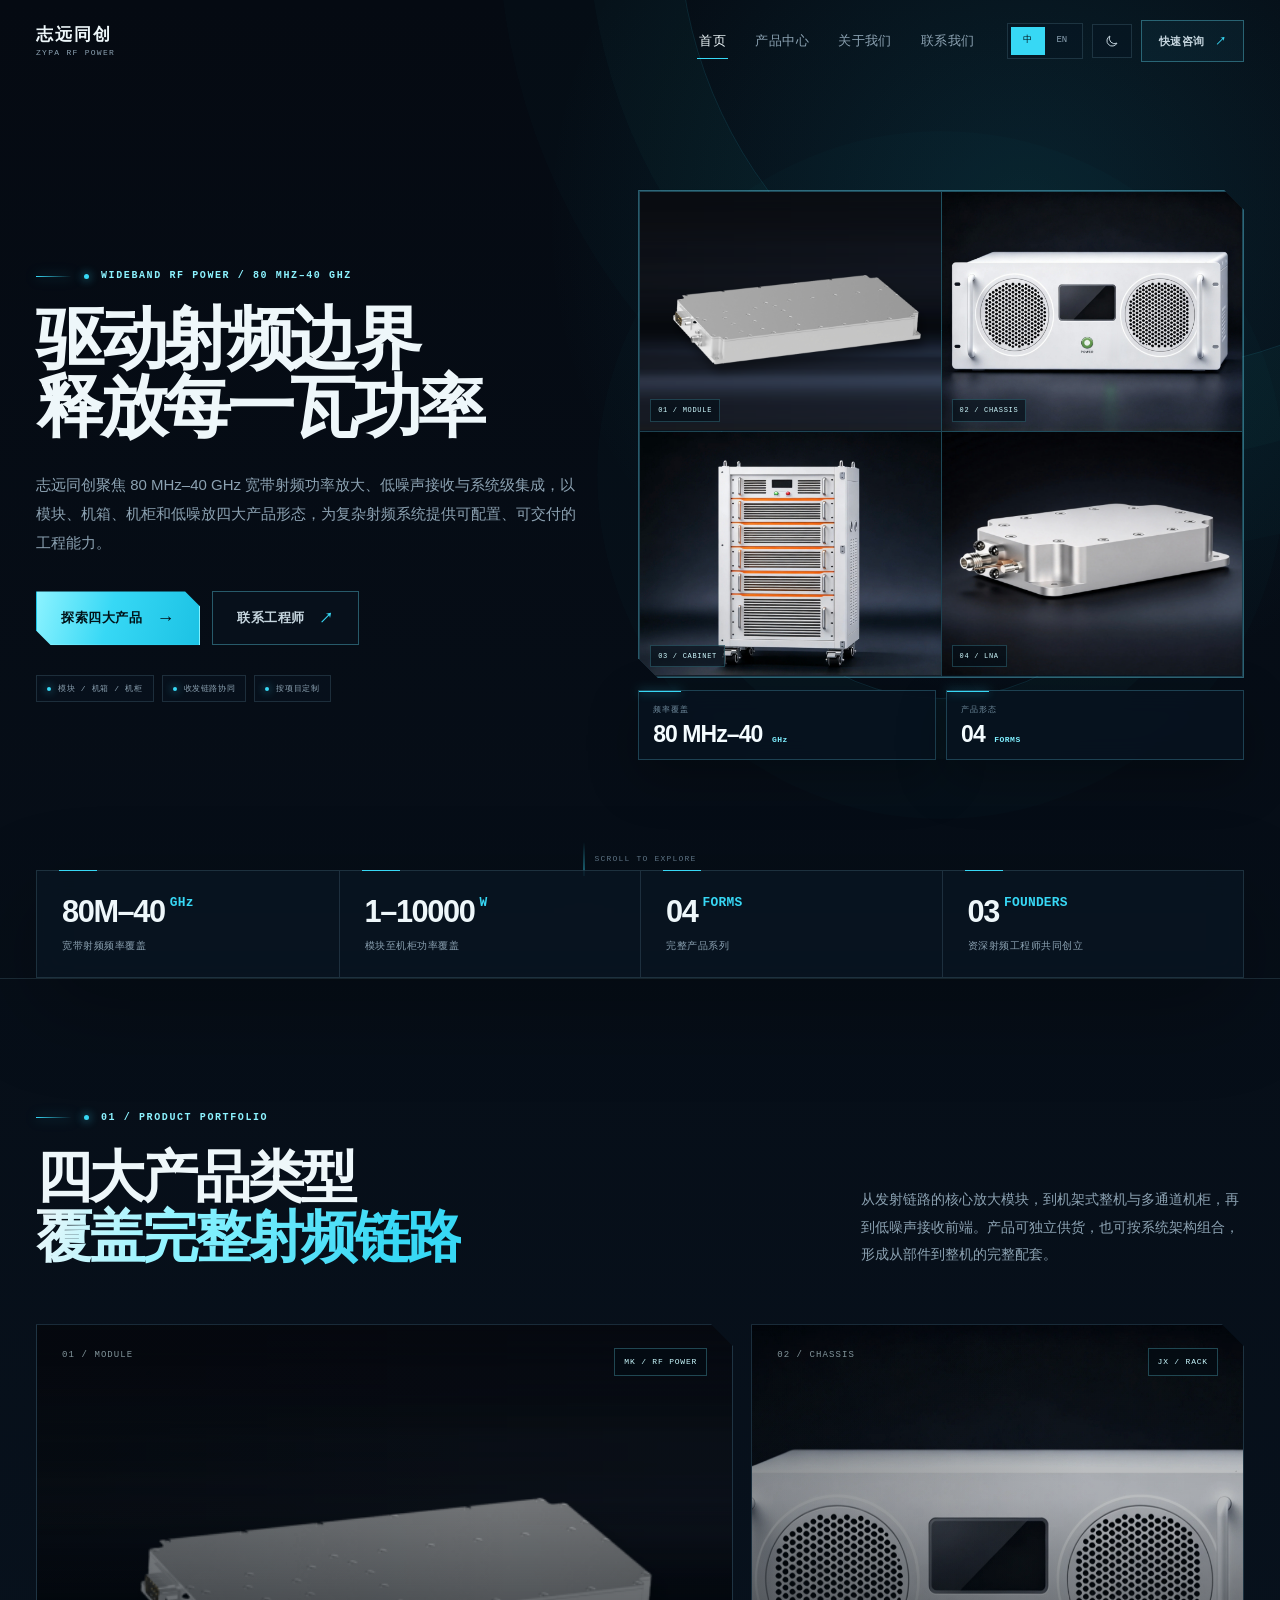
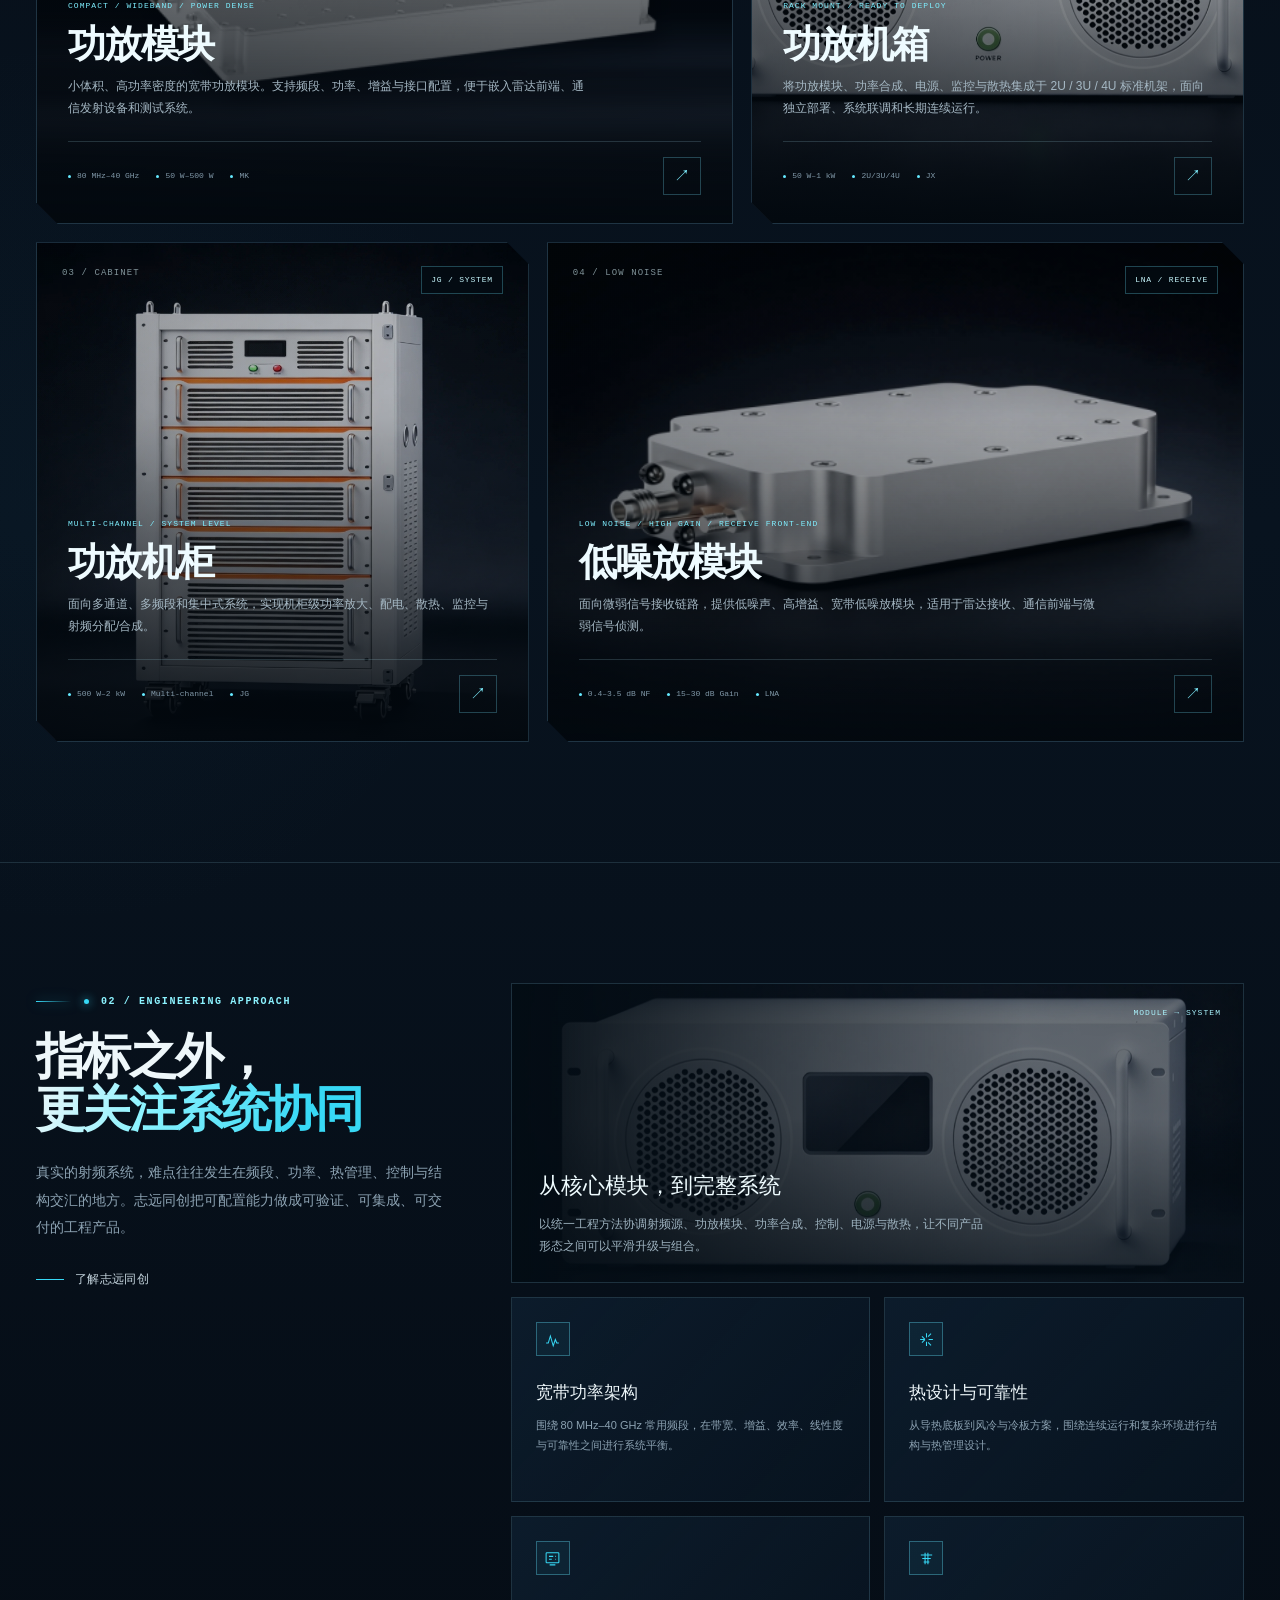
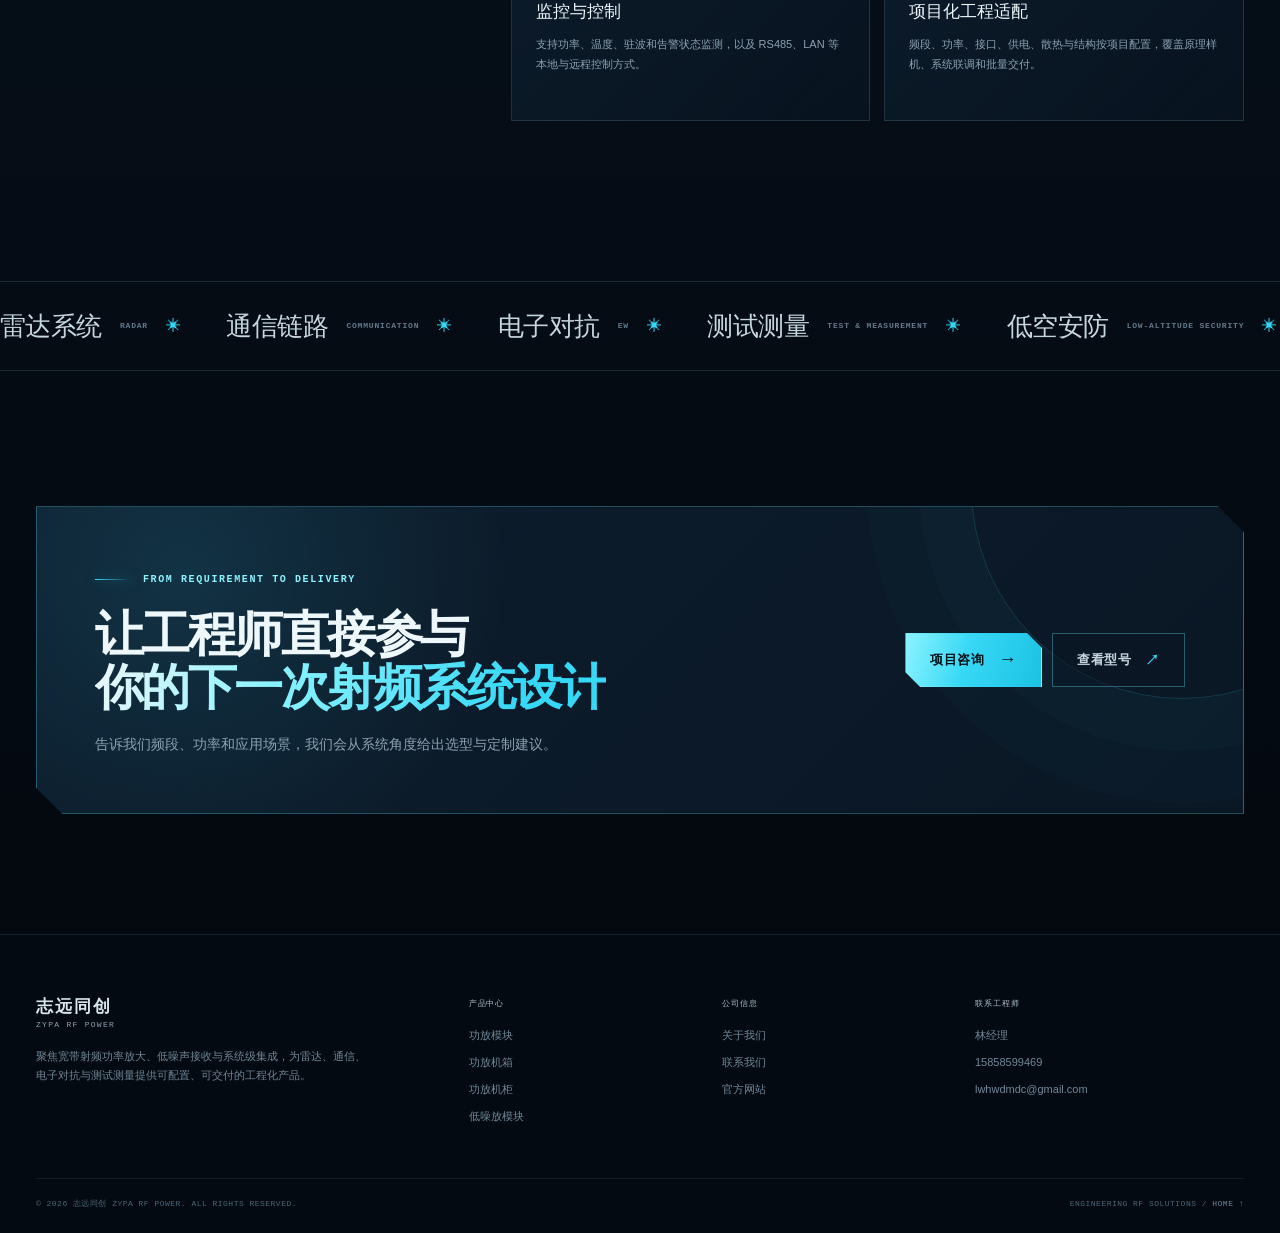
<file: index.html>
<!DOCTYPE html>
<html lang="zh-CN" data-theme="dark" data-lang="zh">
<head>
  <meta charset="UTF-8" />
  <meta name="viewport" content="width=device-width, initial-scale=1.0" />
  <meta name="description" content="志远同创 ZYPA RF POWER，聚焦 80 MHz–40 GHz 宽带射频功率放大、低噪声接收与系统级集成，提供功放模块、机箱、机柜和低噪放模块。" />
  <meta name="robots" content="index, follow, max-image-preview:large, max-snippet:-1, max-video-preview:-1" />
  <link rel="canonical" href="https://crkgl.dpdns.org/" />
  <meta property="og:type" content="website" />
  <meta property="og:site_name" content="志远同创 ZYPA RF POWER" />
  <meta property="og:title" content="志远同创 ZYPA RF POWER | 宽带射频功率放大器" />
  <meta property="og:description" content="志远同创 ZYPA RF POWER，聚焦 80 MHz–40 GHz 宽带射频功率放大、低噪声接收与系统级集成，提供功放模块、机箱、机柜和低噪放模块。" />
  <meta property="og:url" content="https://crkgl.dpdns.org/" />
  <meta property="og:image" content="https://crkgl.dpdns.org/%E5%9B%BE%E7%89%87/b516e47ea2926ebc319c0dadf28244f2.png" />
  <meta name="twitter:card" content="summary_large_image" />
  <meta name="twitter:title" content="志远同创 ZYPA RF POWER | 宽带射频功率放大器" />
  <meta name="twitter:description" content="志远同创 ZYPA RF POWER，聚焦 80 MHz–40 GHz 宽带射频功率放大、低噪声接收与系统级集成，提供功放模块、机箱、机柜和低噪放模块。" />
  <meta name="theme-color" content="#050a12" />
  <meta name="google-site-verification" content="8J0CfdPMO1THo7X6i9tidrklHzjF08pLkyDa5Epgfec" />
  <title>志远同创 ZYPA RF POWER | 宽带射频功率放大器</title>
  <script>
    (function(){try{var t=localStorage.getItem('zypa-theme');var l=localStorage.getItem('zypa-lang');if(t){document.documentElement.dataset.theme=t;}if(l){document.documentElement.dataset.lang=l;document.documentElement.lang=l==='en'?'en':'zh-CN';}}catch(e){}})();
  </script>
  <link rel="stylesheet" href="site.css?v=12" />
  <script src="app.js?v=13" defer></script>
  <script type="application/ld+json">
{
  "@context": "https://schema.org",
  "@graph": [
    {
      "@type": "Organization",
      "@id": "https://crkgl.dpdns.org/#organization",
      "name": "志远同创",
      "alternateName": [
        "ZYPA RF POWER",
        "志远同创 ZYPA"
      ],
      "url": "https://crkgl.dpdns.org/",
      "email": "lwhwdmdc@gmail.com",
      "telephone": "+86-158-5859-9469",
      "description": "志远同创专注于 80 MHz–40 GHz 宽带射频功率放大、低噪声接收与系统级集成，提供功放模块、功放机箱、功放机柜和低噪放模块。",
      "contactPoint": [
        {
          "@type": "ContactPoint",
          "contactType": "sales",
          "telephone": "+86-158-5859-9469",
          "email": "lwhwdmdc@gmail.com",
          "availableLanguage": [
            "zh-CN",
            "en"
          ]
        }
      ],
      "knowsAbout": [
        "射频功率放大器",
        "宽带功放模块",
        "功放机箱",
        "功放机柜",
        "低噪声放大器",
        "射频系统集成"
      ]
    },
    {
      "@type": "WebSite",
      "@id": "https://crkgl.dpdns.org/#website",
      "url": "https://crkgl.dpdns.org/",
      "name": "志远同创 ZYPA RF POWER",
      "publisher": {
        "@id": "https://crkgl.dpdns.org/#organization"
      },
      "inLanguage": [
        "zh-CN",
        "en"
      ]
    },
    {
      "@type": "WebPage",
      "@id": "https://crkgl.dpdns.org/#webpage",
      "url": "https://crkgl.dpdns.org/",
      "name": "志远同创 ZYPA RF POWER | 宽带射频功率放大器",
      "isPartOf": {
        "@id": "https://crkgl.dpdns.org/#website"
      },
      "about": {
        "@id": "https://crkgl.dpdns.org/#organization"
      },
      "inLanguage": [
        "zh-CN",
        "en"
      ]
    }
  ]
}
  </script>
</head>
<body data-page="home">
  <a class="skip-link" href="#main">跳转到主要内容</a>
  <div class="page-spotlight" aria-hidden="true"></div>

  <header class="site-header">
    <div class="container nav-row">
      <a class="brand" href="index.html" aria-label="志远同创 ZYPA RF POWER 首页">
        
        <span class="brand-copy"><strong>志远同创</strong><span>ZYPA RF POWER</span></span>
      </a>
      <nav class="desktop-nav" aria-label="主导航">
        <a class="nav-link" data-nav-page="home" href="index.html" data-i18n="nav.home">首页</a>
        <div class="has-dropdown">
          <a class="nav-link" data-nav-page="products" href="products.html" data-i18n="nav.products" aria-haspopup="true">产品中心<svg viewBox="0 0 12 12" aria-hidden="true"><path d="m2.5 4.5 3.5 3 3.5-3"/></svg></a>
          <div class="dropdown-panel">
            <div class="dropdown-head"><strong data-i18n="nav.dropdownLabel">四大产品形态</strong><span data-i18n="nav.dropdownNote">点击进入产品中心并快速定位</span></div>
            <div class="dropdown-grid">
              <a class="dropdown-link" href="products.html#module"><span class="dropdown-code">01/MK</span><span><strong data-i18n="product.module.title">功放模块</strong><small data-i18n="product.module.short">紧凑型宽带功率放大模块</small></span><i>↗</i></a>
              <a class="dropdown-link" href="products.html#chassis"><span class="dropdown-code">02/JX</span><span><strong data-i18n="product.chassis.title">功放机箱</strong><small data-i18n="product.chassis.short">标准机架式独立部署平台</small></span><i>↗</i></a>
              <a class="dropdown-link" href="products.html#cabinet"><span class="dropdown-code">03/JG</span><span><strong data-i18n="product.cabinet.title">功放机柜</strong><small data-i18n="product.cabinet.short">多通道系统级功率放大平台</small></span><i>↗</i></a>
              <a class="dropdown-link" href="products.html#lna"><span class="dropdown-code">04/LNA</span><span><strong data-i18n="product.lna.title">低噪放模块</strong><small data-i18n="product.lna.short">高增益宽带低噪声接收前端</small></span><i>↗</i></a>
            </div>
          </div>
        </div>
        <a class="nav-link" data-nav-page="about" href="about.html" data-i18n="nav.about">关于我们</a>
        <a class="nav-link" data-nav-page="contact" href="contact.html" data-i18n="nav.contact">联系我们</a>
      </nav>
      <div class="toolbar">
        <div class="lang-switch" aria-label="Language">
          <button class="lang-btn active" type="button" data-set-lang="zh" aria-pressed="true">中</button>
          <button class="lang-btn" type="button" data-set-lang="en" aria-pressed="false">EN</button>
        </div>
        <button class="theme-toggle" type="button" data-theme-toggle aria-label="切换到浅色主题" aria-pressed="false">
          <svg class="sun" viewBox="0 0 24 24" aria-hidden="true"><circle cx="12" cy="12" r="4"/><path d="M12 2v2m0 16v2M2 12h2m16 0h2M5 5l1.4 1.4m11.2 11.2L19 19M19 5l-1.4 1.4M6.4 17.6 5 19"/></svg>
          <svg class="moon" viewBox="0 0 24 24" aria-hidden="true"><path d="M20 15.4A8.5 8.5 0 0 1 8.6 4a8.5 8.5 0 1 0 11.4 11.4Z"/></svg>
          <span class="theme-knob"></span>
        </button>
        <a class="nav-cta" href="contact.html" data-i18n="nav.inquiry">快速咨询</a>
        <button class="menu-toggle" type="button" data-menu-toggle aria-expanded="false" aria-controls="mobile-menu" data-i18n-aria="menu.open" aria-label="打开导航菜单"><span></span><span></span></button>
      </div>
    </div>
  </header>

  <nav class="mobile-menu" id="mobile-menu" data-mobile-menu aria-label="移动端导航">
    <a href="index.html" data-i18n="nav.home">首页</a>
    <a href="products.html" data-i18n="nav.products">产品中心</a>
    <div class="mobile-product-links">
      <a href="products.html#module" data-i18n="product.module.title">功放模块</a>
      <a href="products.html#chassis" data-i18n="product.chassis.title">功放机箱</a>
      <a href="products.html#cabinet" data-i18n="product.cabinet.title">功放机柜</a>
      <a href="products.html#lna" data-i18n="product.lna.title">低噪放模块</a>
    </div>
    <a href="about.html" data-i18n="nav.about">关于我们</a>
    <a href="contact.html" data-i18n="nav.contact">联系我们</a>
    <a class="mobile-quote" href="contact.html" data-i18n="nav.inquiry">快速咨询</a>
  </nav>

  <main id="main">
    <section class="home-hero">
      <div class="container hero-layout">
        <div class="hero-copy reveal">
          <p class="eyebrow"><span class="dot"></span><span data-i18n="home.eyebrow">WIDEBAND RF POWER / 80 MHz–40 GHz</span></p>
          <h1 class="hero-title"><span data-i18n="home.title1">驱动射频边界</span><span class="accent" data-i18n="home.title2">释放每一瓦功率</span></h1>
          <p class="hero-description" data-i18n="home.description">志远同创聚焦 80 MHz–40 GHz 宽带射频功率放大、低噪声接收与系统级集成，以模块、机箱、机柜和低噪放四大产品形态，为复杂射频系统提供可配置、可交付的工程能力。</p>
          <div class="hero-actions">
            <a class="btn btn-primary" href="products.html"><span data-i18n="home.ctaProducts">探索四大产品</span></a>
            <a class="btn btn-outline" href="contact.html"><span data-i18n="home.ctaContact">联系工程师</span></a>
          </div>
          <div class="hero-chips">
            <span class="chip" data-i18n="home.chip1">模块 / 机箱 / 机柜</span>
            <span class="chip" data-i18n="home.chip2">收发链路协同</span>
            <span class="chip" data-i18n="home.chip3">按项目定制</span>
          </div>
        </div>
        <div class="hero-visual reveal" style="--delay:100ms">
          <div class="hero-orbit" aria-hidden="true"></div>
          <div class="hero-stage hero-gallery" data-hero-tilt>
            <div class="hero-gallery-item"><img src="图片/b516e47ea2926ebc319c0dadf28244f2.png" alt="射频功放模块产品图" /><span>01 / MODULE</span></div>
            <div class="hero-gallery-item"><img src="图片/3e03ccfa5dca9f28872fd7225fc0217b.png" alt="射频功放机箱产品图" /><span>02 / CHASSIS</span></div>
            <div class="hero-gallery-item"><img src="图片/2705d60d5d9c94dffb4a95d75d133b52.png" alt="射频功放机柜产品图" /><span>03 / CABINET</span></div>
            <div class="hero-gallery-item"><img src="图片/2d6b0fdc71a102e6dbd42b1899f6a174.png" alt="低噪放模块产品图" /><span>04 / LNA</span></div>
          </div>
          <div class="hero-data-strip">
            <div class="hero-float float-a"><small data-i18n="home.float1Label">频率覆盖</small><strong>80 MHz–40 <em>GHz</em></strong></div>
            <div class="hero-float float-b"><small data-i18n="home.float2Label">产品形态</small><strong>04 <em>FORMS</em></strong></div>
          </div>
        </div>
      </div>
      <div class="scroll-label">SCROLL TO EXPLORE</div>
    </section>

    <section class="metrics-wrap" aria-label="核心能力">
      <div class="container">
        <div class="metrics reveal">
          <div class="metric"><strong>80M–40<em>GHz</em></strong><span data-i18n="home.metric1Label">宽带射频频率覆盖</span></div>
          <div class="metric"><strong>1–10000<em>W</em></strong><span data-i18n="home.metric2Label">模块至机柜功率覆盖</span></div>
          <div class="metric"><strong>04<em>FORMS</em></strong><span data-i18n="home.metric3Label">完整产品系列</span></div>
          <div class="metric"><strong>03<em>FOUNDERS</em></strong><span data-i18n="home.metric4Label">资深射频工程师共同创立</span></div>
        </div>
      </div>
    </section>

    <section class="section section-line" id="products">
      <div class="container">
        <div class="section-head reveal">
          <div><p class="eyebrow"><span class="dot"></span><span data-i18n="home.productsEyebrow">01 / PRODUCT PORTFOLIO</span></p><h2 class="section-title"><span data-i18n="home.productsTitle1">四大产品类型</span><br><span class="accent" data-i18n="home.productsTitle2">覆盖完整射频链路</span></h2></div>
          <p class="section-copy" data-i18n="home.productsIntro">从发射链路的核心放大模块，到机架式整机与多通道机柜，再到低噪声接收前端。产品可独立供货，也可按系统架构组合，形成从部件到整机的完整配套。</p>
        </div>
        <div class="family-grid">
          <a class="family-card large reveal" href="products.html#module" data-tilt>
            <div class="family-media"><img src="图片/b516e47ea2926ebc319c0dadf28244f2.png" alt="射频功放模块" loading="lazy" /></div>
            <div class="family-top"><span class="family-index">01 / MODULE</span><span class="family-code">MK / RF POWER</span></div>
            <div class="family-content"><div class="family-kicker" data-i18n="home.moduleKicker">COMPACT / WIDEBAND / POWER DENSE</div><h3 data-i18n="product.module.title">功放模块</h3><p data-i18n="home.moduleDesc">小体积、高功率密度的宽带功放模块。支持频段、功率、增益与接口配置，便于嵌入雷达前端、通信发射设备和测试系统。</p><div class="family-foot"><div class="family-specs"><span>80 MHz–40 GHz</span><span>50 W–500 W</span><span>MK</span></div><span class="family-arrow">↗</span></div></div>
          </a>
          <a class="family-card medium reveal" href="products.html#chassis" data-tilt style="--delay:60ms">
            <div class="family-media"><img src="图片/3e03ccfa5dca9f28872fd7225fc0217b.png" alt="射频功放机箱" loading="lazy" /></div>
            <div class="family-top"><span class="family-index">02 / CHASSIS</span><span class="family-code">JX / RACK</span></div>
            <div class="family-content"><div class="family-kicker" data-i18n="home.chassisKicker">RACK MOUNT / READY TO DEPLOY</div><h3 data-i18n="product.chassis.title">功放机箱</h3><p data-i18n="home.chassisDesc">将功放模块、功率合成、电源、监控与散热集成于 2U / 3U / 4U 标准机架，面向独立部署、系统联调和长期连续运行。</p><div class="family-foot"><div class="family-specs"><span>50 W–1 kW</span><span>2U/3U/4U</span><span>JX</span></div><span class="family-arrow">↗</span></div></div>
          </a>
          <a class="family-card medium reveal" href="products.html#cabinet" data-tilt style="--delay:100ms">
            <div class="family-media"><img src="图片/2705d60d5d9c94dffb4a95d75d133b52.png" alt="多通道射频功放机柜" loading="lazy" /></div>
            <div class="family-top"><span class="family-index">03 / CABINET</span><span class="family-code">JG / SYSTEM</span></div>
            <div class="family-content"><div class="family-kicker" data-i18n="home.cabinetKicker">MULTI-CHANNEL / SYSTEM LEVEL</div><h3 data-i18n="product.cabinet.title">功放机柜</h3><p data-i18n="home.cabinetDesc">面向多通道、多频段和集中式系统，实现机柜级功率放大、配电、散热、监控与射频分配/合成。</p><div class="family-foot"><div class="family-specs"><span>500 W–2 kW</span><span>Multi-channel</span><span>JG</span></div><span class="family-arrow">↗</span></div></div>
          </a>
          <a class="family-card large reveal" href="products.html#lna" data-tilt style="--delay:160ms">
            <div class="family-media"><img src="图片/2d6b0fdc71a102e6dbd42b1899f6a174.png" alt="低噪声放大器模块" loading="lazy" /></div>
            <div class="family-top"><span class="family-index">04 / LOW NOISE</span><span class="family-code">LNA / RECEIVE</span></div>
            <div class="family-content"><div class="family-kicker" data-i18n="home.lnaKicker">LOW NOISE / HIGH GAIN / RECEIVE FRONT-END</div><h3 data-i18n="product.lna.title">低噪放模块</h3><p data-i18n="home.lnaDesc">面向微弱信号接收链路，提供低噪声、高增益、宽带低噪放模块，适用于雷达接收、通信前端与微弱信号侦测。</p><div class="family-foot"><div class="family-specs"><span>0.4–3.5 dB NF</span><span>15–30 dB Gain</span><span>LNA</span></div><span class="family-arrow">↗</span></div></div>
          </a>
        </div>
      </div>
    </section>

    <section class="section section-line" id="engineering">
      <div class="container capability-layout">
        <div class="capability-copy reveal"><p class="eyebrow"><span class="dot"></span><span data-i18n="home.capEyebrow">02 / ENGINEERING APPROACH</span></p><h2 class="section-title"><span data-i18n="home.capTitle1">指标之外，</span><br><span class="accent" data-i18n="home.capTitle2">更关注系统协同</span></h2><p class="section-copy" data-i18n="home.capCopy">真实的射频系统，难点往往发生在频段、功率、热管理、控制与结构交汇的地方。志远同创把可配置能力做成可验证、可集成、可交付的工程产品。</p><a class="text-link" href="about.html" data-i18n="home.capLink">了解志远同创</a></div>
        <div class="capability-grid">
          <article class="cap-card visual reveal"><img src="图片/3e03ccfa5dca9f28872fd7225fc0217b.png" alt="射频功放模块系统架构" loading="lazy" /><span class="visual-code">MODULE → SYSTEM</span><div class="visual-copy"><h3 data-i18n="home.capVisualTitle">从核心模块，到完整系统</h3><p data-i18n="home.capVisualDesc">以统一工程方法协调射频源、功放模块、功率合成、控制、电源与散热，让不同产品形态之间可以平滑升级与组合。</p></div></article>
          <article class="cap-card reveal" style="--delay:50ms"><div class="icon"><svg viewBox="0 0 24 24"><path d="M3 17h3l3-10 4 14 3-9 2 5h3"/></svg></div><h3 data-i18n="home.cap1Title">宽带功率架构</h3><p data-i18n="home.cap1Desc">围绕 80 MHz–40 GHz 常用频段，在带宽、增益、效率、线性度与可靠性之间进行系统平衡。</p></article>
          <article class="cap-card reveal" style="--delay:100ms"><div class="icon"><svg viewBox="0 0 24 24"><path d="M12 3v6m0 6v6M5.6 7.6l4.2 4.2m4.4 4.4 4.2 4.2M3 12h6m6 0h6M5.6 16.4l4.2-4.2m4.4-4.4 4.2-4.2"/></svg></div><h3 data-i18n="home.cap2Title">热设计与可靠性</h3><p data-i18n="home.cap2Desc">从导热底板到风冷与冷板方案，围绕连续运行和复杂环境进行结构与热管理设计。</p></article>
          <article class="cap-card reveal" style="--delay:150ms"><div class="icon"><svg viewBox="0 0 24 24"><rect x="3" y="4" width="18" height="14" rx="1"/><path d="M7 9h6m-6 4h4m5-4h1m-1 4h1M8 21h8"/></svg></div><h3 data-i18n="home.cap3Title">监控与控制</h3><p data-i18n="home.cap3Desc">支持功率、温度、驻波和告警状态监测，以及 RS485、LAN 等本地与远程控制方式。</p></article>
          <article class="cap-card reveal" style="--delay:200ms"><div class="icon"><svg viewBox="0 0 24 24"><path d="M4 7h16M6 12h12M8 17h8M10 4v16m4-16v16"/></svg></div><h3 data-i18n="home.cap4Title">项目化工程适配</h3><p data-i18n="home.cap4Desc">频段、功率、接口、供电、散热与结构按项目配置，覆盖原理样机、系统联调和批量交付。</p></article>
        </div>
      </div>
    </section>

    <section class="section application-section" aria-label="应用领域">
      <div class="application-band">
        <div class="marquee-track">
          <span class="marquee-item"><span data-i18n="home.app1">雷达系统</span><small>RADAR</small></span><span class="marquee-item"><span data-i18n="home.app2">通信链路</span><small>COMMUNICATION</small></span><span class="marquee-item"><span data-i18n="home.app3">电子对抗</span><small>EW</small></span><span class="marquee-item"><span data-i18n="home.app4">测试测量</span><small>TEST & MEASUREMENT</small></span><span class="marquee-item"><span data-i18n="home.app5">低空安防</span><small>LOW-ALTITUDE SECURITY</small></span><span class="marquee-item"><span data-i18n="home.app6">科研平台</span><small>RESEARCH</small></span>
          <span class="marquee-item"><span data-i18n="home.app1">雷达系统</span><small>RADAR</small></span><span class="marquee-item"><span data-i18n="home.app2">通信链路</span><small>COMMUNICATION</small></span><span class="marquee-item"><span data-i18n="home.app3">电子对抗</span><small>EW</small></span><span class="marquee-item"><span data-i18n="home.app4">测试测量</span><small>TEST & MEASUREMENT</small></span><span class="marquee-item"><span data-i18n="home.app5">低空安防</span><small>LOW-ALTITUDE SECURITY</small></span><span class="marquee-item"><span data-i18n="home.app6">科研平台</span><small>RESEARCH</small></span>
        </div>
      </div>
    </section>

    <section class="section" style="padding-top:35px">
      <div class="container">
        <div class="cta-panel reveal">
          <div><p class="eyebrow">FROM REQUIREMENT TO DELIVERY</p><h2 class="section-title"><span data-i18n="about.ctaTitle1">让工程师直接参与</span><br><span class="accent" data-i18n="about.ctaTitle2">你的下一次射频系统设计</span></h2><p class="section-copy" style="margin-top:18px" data-i18n="about.ctaCopy">告诉我们频段、功率和应用场景，我们会从系统角度给出选型与定制建议。</p></div>
          <div class="cta-actions"><a class="btn btn-primary" href="contact.html"><span data-i18n="common.consult">项目咨询</span></a><a class="btn btn-outline" href="products.html"><span data-i18n="common.viewModels">查看型号</span></a></div>
        </div>
      </div>
    </section>
  </main>

  <footer class="site-footer">
    <div class="container">
      <div class="footer-main">
        <div class="footer-brand"><a class="brand" href="index.html"><span class="brand-copy"><strong>志远同创</strong><span>ZYPA RF POWER</span></span></a><p data-i18n="footer.desc">聚焦宽带射频功率放大、低噪声接收与系统级集成，为雷达、通信、电子对抗与测试测量提供可配置、可交付的工程化产品。</p></div>
        <div class="footer-col"><h4 data-i18n="footer.products">产品中心</h4><a href="products.html#module" data-i18n="product.module.title">功放模块</a><a href="products.html#chassis" data-i18n="product.chassis.title">功放机箱</a><a href="products.html#cabinet" data-i18n="product.cabinet.title">功放机柜</a><a href="products.html#lna" data-i18n="product.lna.title">低噪放模块</a></div>
        <div class="footer-col"><h4 data-i18n="footer.company">公司信息</h4><a href="about.html" data-i18n="nav.about">关于我们</a><a href="contact.html" data-i18n="nav.contact">联系我们</a><a href="https://crkgl.dpdns.org" target="_blank" rel="noopener" data-i18n="footer.website">官方网站</a></div>
        <div class="footer-col footer-contact"><h4 data-i18n="footer.contact">联系工程师</h4><span data-i18n="common.manager">林经理</span><a href="tel:+8615858599469">15858599469</a><a href="mailto:lwhwdmdc@gmail.com">lwhwdmdc@gmail.com</a></div>
      </div>
      <div class="footer-bottom"><span>© <span data-year>2026</span> 志远同创 ZYPA RF POWER. ALL RIGHTS RESERVED.</span><span>ENGINEERING RF SOLUTIONS / <a href="index.html">HOME ↑</a></span></div>
    </div>
  </footer>
</body>
</html>
</file>
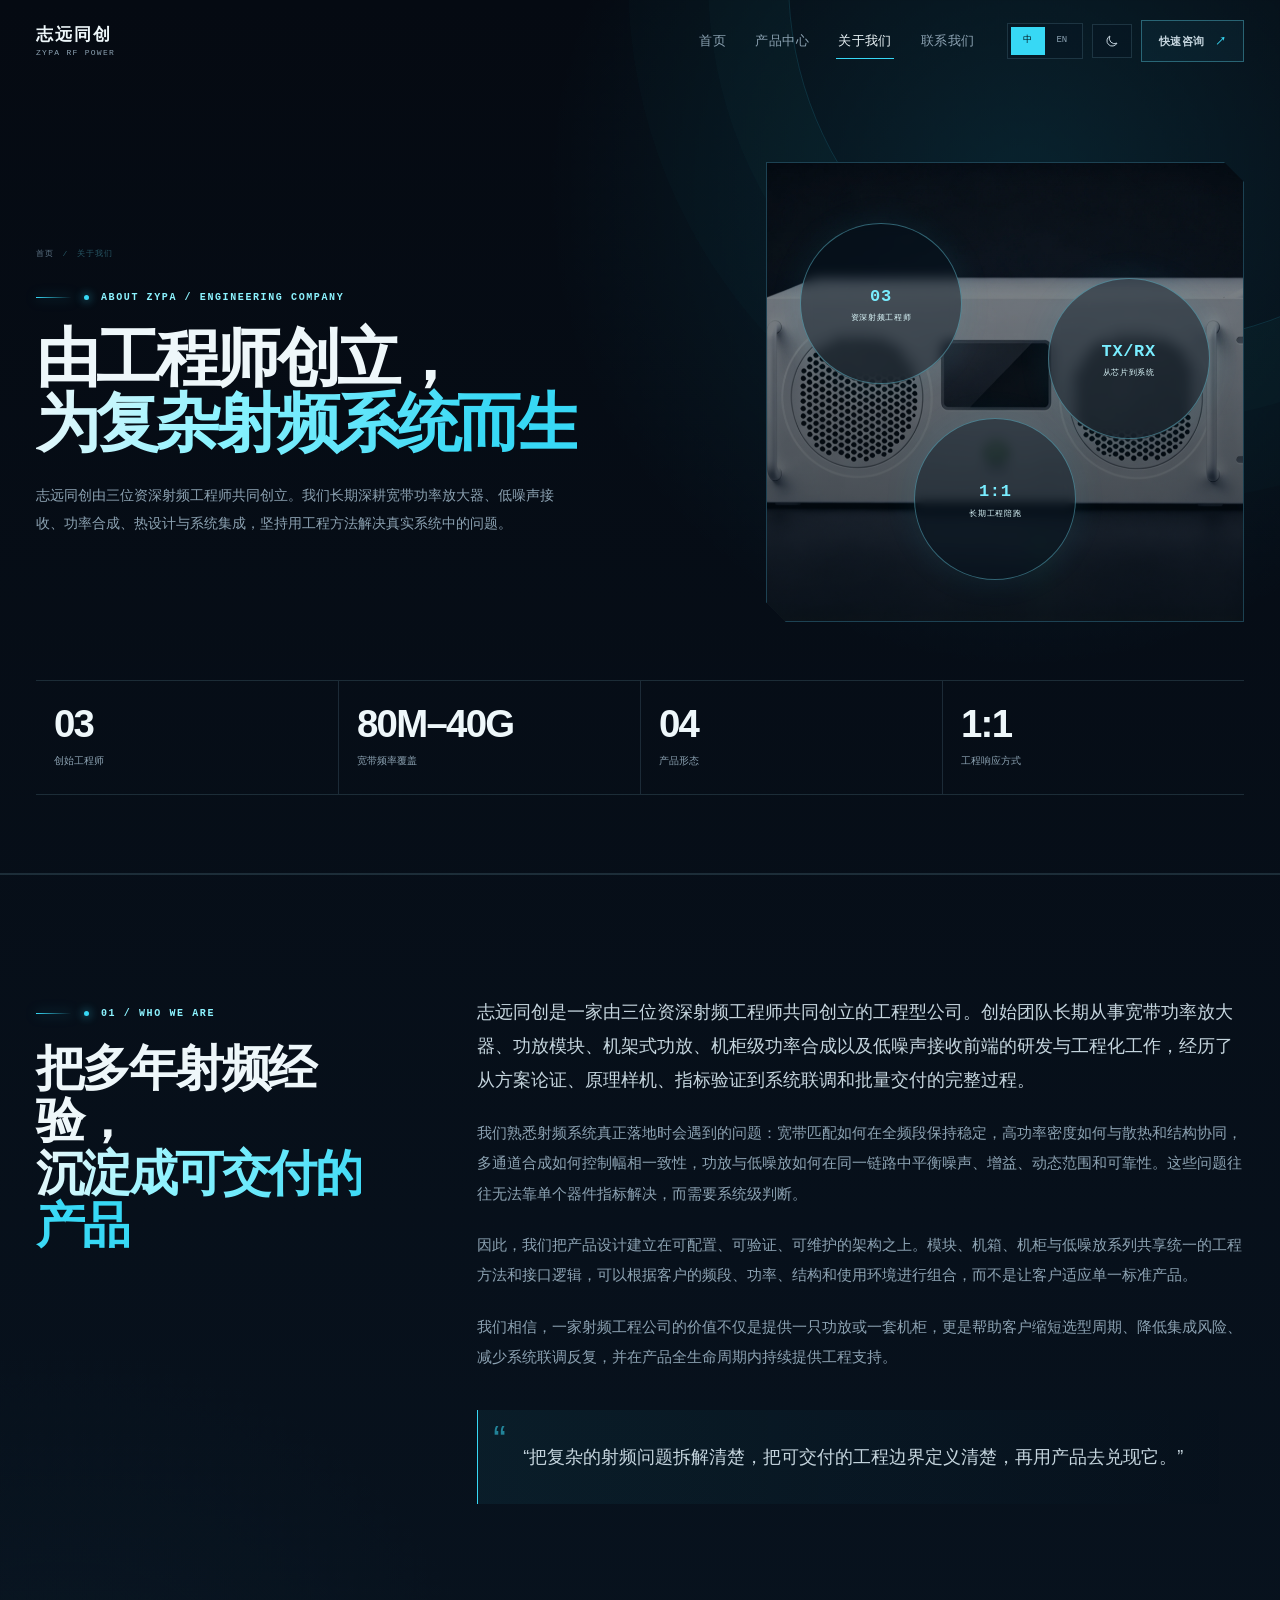
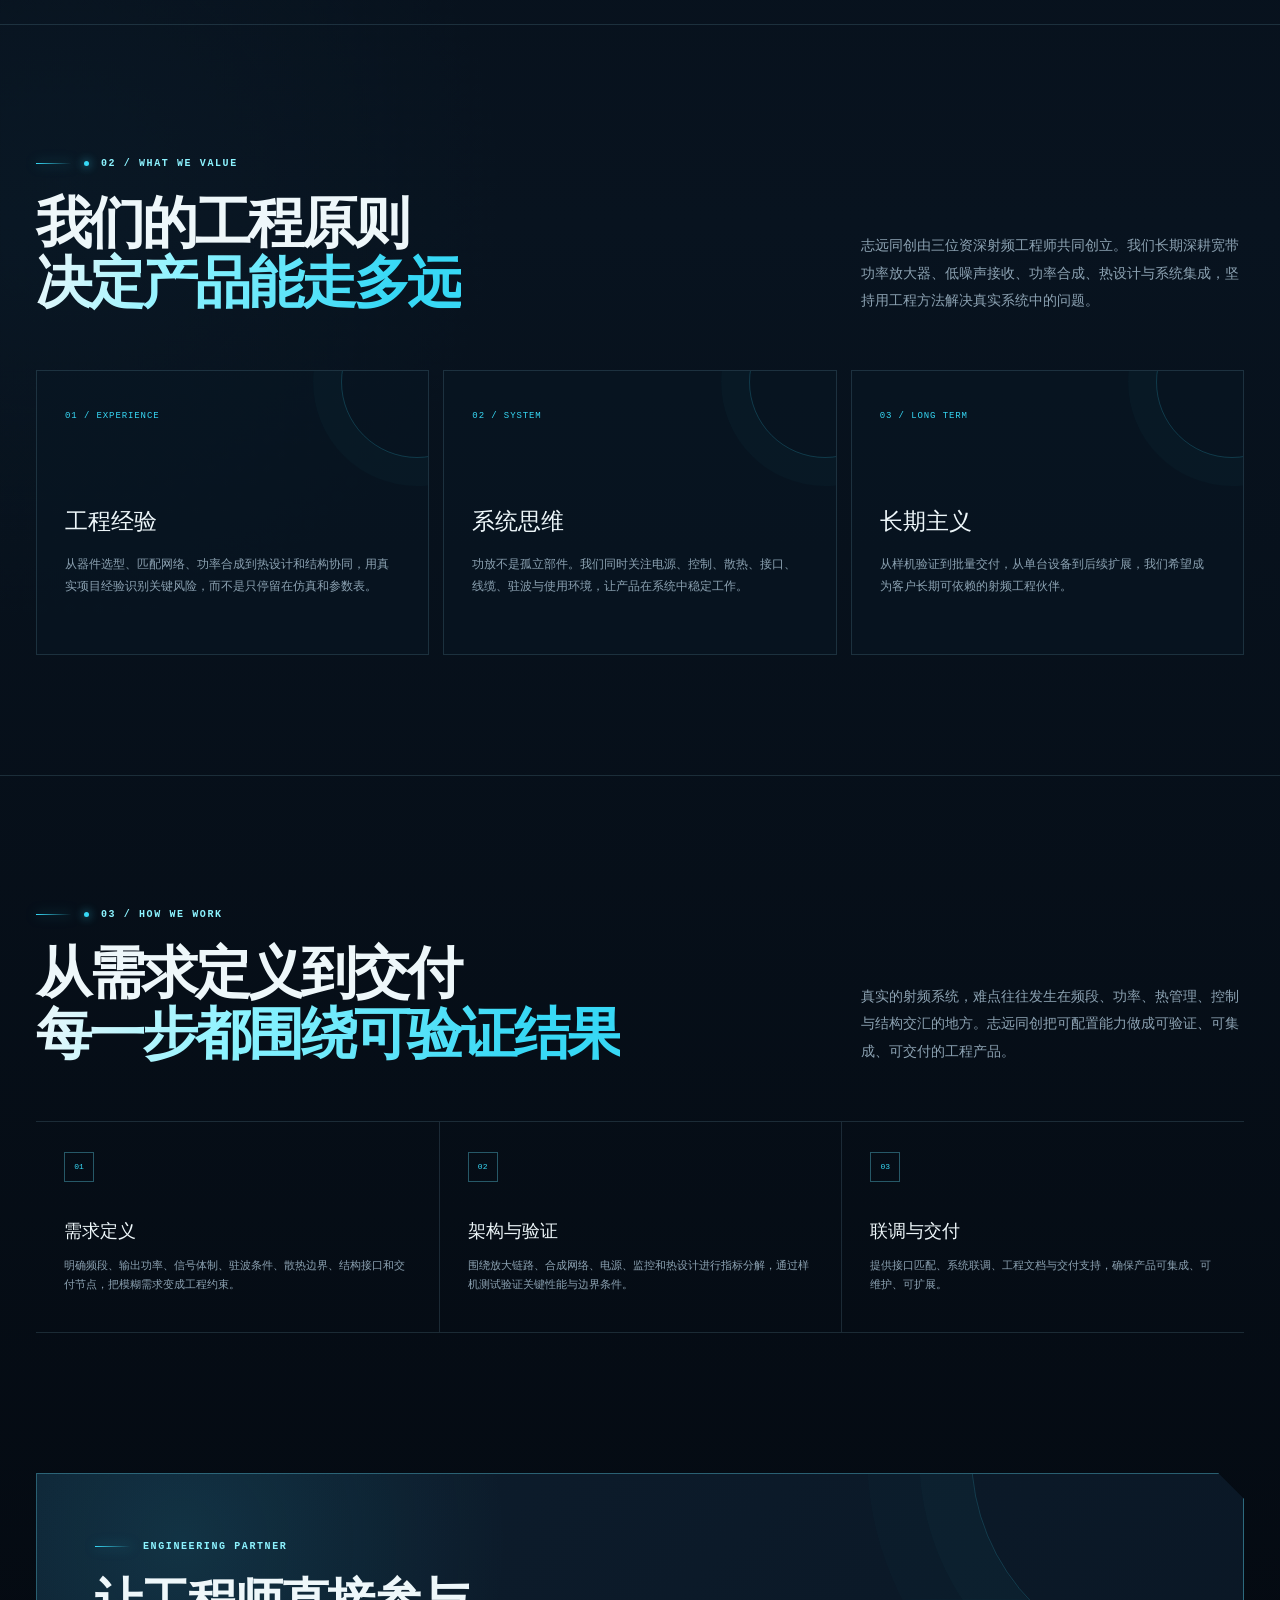
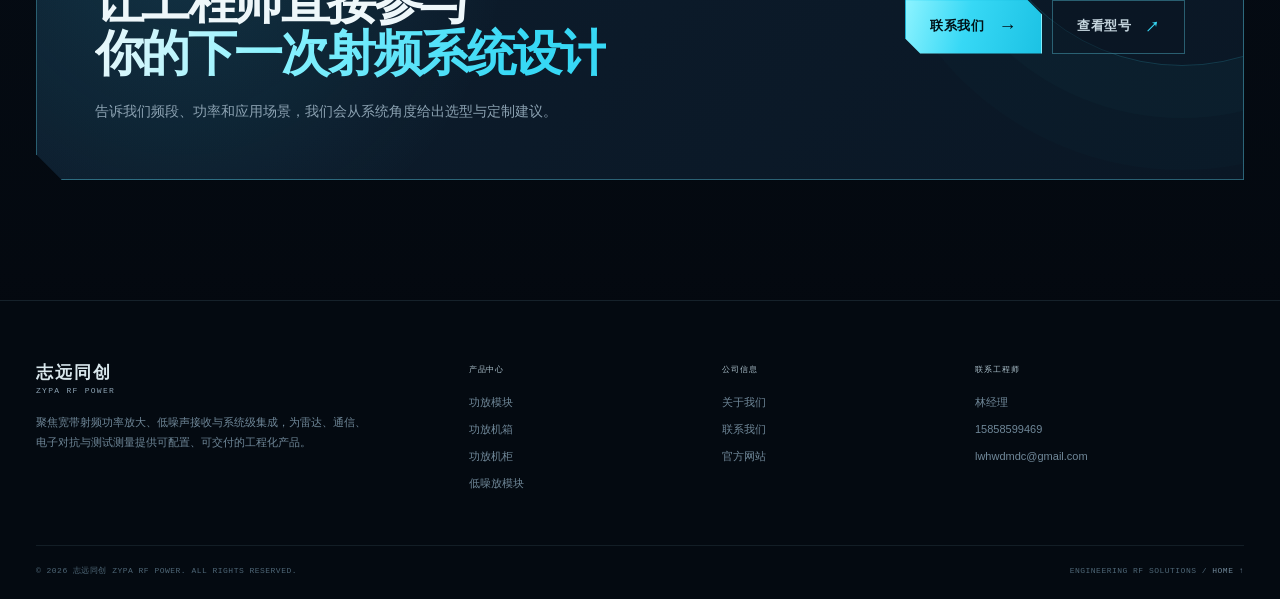
<file: about.html>
<!DOCTYPE html>
<html lang="zh-CN" data-theme="dark" data-lang="zh">
<head>
  <meta charset="UTF-8" />
  <meta name="viewport" content="width=device-width, initial-scale=1.0" />
  <meta name="description" content="志远同创由三位资深射频工程师共同创立，长期深耕宽带功率放大器、低噪声接收、功率合成、热设计与系统集成。" />
  <meta name="robots" content="index, follow, max-image-preview:large, max-snippet:-1, max-video-preview:-1" />
  <link rel="canonical" href="https://crkgl.dpdns.org/about.html" />
  <meta property="og:type" content="website" />
  <meta property="og:site_name" content="志远同创 ZYPA RF POWER" />
  <meta property="og:title" content="关于我们 | 志远同创 ZYPA RF POWER" />
  <meta property="og:description" content="志远同创由三位资深射频工程师共同创立，长期深耕宽带功率放大器、低噪声接收、功率合成、热设计与系统集成。" />
  <meta property="og:url" content="https://crkgl.dpdns.org/about.html" />
  <meta property="og:image" content="https://crkgl.dpdns.org/%E5%9B%BE%E7%89%87/b516e47ea2926ebc319c0dadf28244f2.png" />
  <meta name="twitter:card" content="summary_large_image" />
  <meta name="twitter:title" content="关于我们 | 志远同创 ZYPA RF POWER" />
  <meta name="twitter:description" content="志远同创由三位资深射频工程师共同创立，长期深耕宽带功率放大器、低噪声接收、功率合成、热设计与系统集成。" />
  <meta name="theme-color" content="#050a12" />
  <title>关于我们 | 志远同创 ZYPA RF POWER</title>
  <script>
    (function(){try{var t=localStorage.getItem('zypa-theme');var l=localStorage.getItem('zypa-lang');if(t){document.documentElement.dataset.theme=t;}if(l){document.documentElement.dataset.lang=l;document.documentElement.lang=l==='en'?'en':'zh-CN';}}catch(e){}})();
  </script>
  <link rel="stylesheet" href="site.css?v=12" />
  <script src="app.js?v=13" defer></script>
  <script type="application/ld+json">
{
  "@context": "https://schema.org",
  "@graph": [
    {
      "@type": "Organization",
      "@id": "https://crkgl.dpdns.org/#organization",
      "name": "志远同创",
      "alternateName": [
        "ZYPA RF POWER",
        "志远同创 ZYPA"
      ],
      "url": "https://crkgl.dpdns.org/",
      "email": "lwhwdmdc@gmail.com",
      "telephone": "+86-158-5859-9469",
      "description": "志远同创专注于 80 MHz–40 GHz 宽带射频功率放大、低噪声接收与系统级集成，提供功放模块、功放机箱、功放机柜和低噪放模块。",
      "contactPoint": [
        {
          "@type": "ContactPoint",
          "contactType": "sales",
          "telephone": "+86-158-5859-9469",
          "email": "lwhwdmdc@gmail.com",
          "availableLanguage": [
            "zh-CN",
            "en"
          ]
        }
      ],
      "knowsAbout": [
        "射频功率放大器",
        "宽带功放模块",
        "功放机箱",
        "功放机柜",
        "低噪声放大器",
        "射频系统集成"
      ]
    },
    {
      "@type": "WebSite",
      "@id": "https://crkgl.dpdns.org/#website",
      "url": "https://crkgl.dpdns.org/",
      "name": "志远同创 ZYPA RF POWER",
      "publisher": {
        "@id": "https://crkgl.dpdns.org/#organization"
      },
      "inLanguage": [
        "zh-CN",
        "en"
      ]
    },
    {
      "@type": "AboutPage",
      "@id": "https://crkgl.dpdns.org/about.html#webpage",
      "url": "https://crkgl.dpdns.org/about.html",
      "name": "关于我们 | 志远同创 ZYPA RF POWER",
      "isPartOf": {
        "@id": "https://crkgl.dpdns.org/#website"
      },
      "about": {
        "@id": "https://crkgl.dpdns.org/#organization"
      },
      "inLanguage": [
        "zh-CN",
        "en"
      ]
    }
  ]
}
  </script>
</head>
<body data-page="about">
  <a class="skip-link" href="#main">跳转到主要内容</a>
  <div class="page-spotlight" aria-hidden="true"></div>

  <header class="site-header">
    <div class="container nav-row">
      <a class="brand" href="index.html" aria-label="志远同创 ZYPA RF POWER 首页"><span class="brand-copy"><strong>志远同创</strong><span>ZYPA RF POWER</span></span></a>
      <nav class="desktop-nav" aria-label="主导航">
        <a class="nav-link" data-nav-page="home" href="index.html" data-i18n="nav.home">首页</a>
        <div class="has-dropdown">
          <a class="nav-link" data-nav-page="products" href="products.html" data-i18n="nav.products" aria-haspopup="true">产品中心<svg viewBox="0 0 12 12" aria-hidden="true"><path d="m2.5 4.5 3.5 3 3.5-3"/></svg></a>
          <div class="dropdown-panel"><div class="dropdown-head"><strong data-i18n="nav.dropdownLabel">四大产品形态</strong><span data-i18n="nav.dropdownNote">点击进入产品中心并快速定位</span></div><div class="dropdown-grid">
            <a class="dropdown-link" href="products.html#module"><span class="dropdown-code">01/MK</span><span><strong data-i18n="product.module.title">功放模块</strong><small data-i18n="product.module.short">紧凑型宽带功率放大模块</small></span><i>↗</i></a>
            <a class="dropdown-link" href="products.html#chassis"><span class="dropdown-code">02/JX</span><span><strong data-i18n="product.chassis.title">功放机箱</strong><small data-i18n="product.chassis.short">标准机架式独立部署平台</small></span><i>↗</i></a>
            <a class="dropdown-link" href="products.html#cabinet"><span class="dropdown-code">03/JG</span><span><strong data-i18n="product.cabinet.title">功放机柜</strong><small data-i18n="product.cabinet.short">多通道系统级功率放大平台</small></span><i>↗</i></a>
            <a class="dropdown-link" href="products.html#lna"><span class="dropdown-code">04/LNA</span><span><strong data-i18n="product.lna.title">低噪放模块</strong><small data-i18n="product.lna.short">高增益宽带低噪声接收前端</small></span><i>↗</i></a>
          </div></div>
        </div>
        <a class="nav-link" data-nav-page="about" href="about.html" data-i18n="nav.about">关于我们</a>
        <a class="nav-link" data-nav-page="contact" href="contact.html" data-i18n="nav.contact">联系我们</a>
      </nav>
      <div class="toolbar">
        <div class="lang-switch" aria-label="Language"><button class="lang-btn active" type="button" data-set-lang="zh" aria-pressed="true">中</button><button class="lang-btn" type="button" data-set-lang="en" aria-pressed="false">EN</button></div>
        <button class="theme-toggle" type="button" data-theme-toggle aria-label="切换到浅色主题" aria-pressed="false"><svg class="sun" viewBox="0 0 24 24" aria-hidden="true"><circle cx="12" cy="12" r="4"/><path d="M12 2v2m0 16v2M2 12h2m16 0h2M5 5l1.4 1.4m11.2 11.2L19 19M19 5l-1.4 1.4M6.4 17.6 5 19"/></svg><svg class="moon" viewBox="0 0 24 24" aria-hidden="true"><path d="M20 15.4A8.5 8.5 0 0 1 8.6 4a8.5 8.5 0 1 0 11.4 11.4Z"/></svg><span class="theme-knob"></span></button>
        <a class="nav-cta" href="contact.html" data-i18n="nav.inquiry">快速咨询</a>
        <button class="menu-toggle" type="button" data-menu-toggle aria-expanded="false" aria-controls="mobile-menu" data-i18n-aria="menu.open" aria-label="打开导航菜单"><span></span><span></span></button>
      </div>
    </div>
  </header>

  <nav class="mobile-menu" id="mobile-menu" data-mobile-menu aria-label="移动端导航">
    <a href="index.html" data-i18n="nav.home">首页</a><a href="products.html" data-i18n="nav.products">产品中心</a>
    <div class="mobile-product-links"><a href="products.html#module" data-i18n="product.module.title">功放模块</a><a href="products.html#chassis" data-i18n="product.chassis.title">功放机箱</a><a href="products.html#cabinet" data-i18n="product.cabinet.title">功放机柜</a><a href="products.html#lna" data-i18n="product.lna.title">低噪放模块</a></div>
    <a href="about.html" data-i18n="nav.about">关于我们</a><a href="contact.html" data-i18n="nav.contact">联系我们</a><a class="mobile-quote" href="contact.html" data-i18n="nav.inquiry">快速咨询</a>
  </nav>

  <main id="main">
    <section class="inner-hero">
      <div class="container about-hero-grid">
        <div class="about-hero-copy reveal">
          <div class="breadcrumb"><a href="index.html" data-i18n="nav.home">首页</a><span>/</span><span data-i18n="nav.about">关于我们</span></div>
          <p class="eyebrow"><span class="dot"></span><span data-i18n="about.eyebrow">ABOUT ZYPA / ENGINEERING COMPANY</span></p>
          <h1 class="display-title"><span data-i18n="about.title1">由工程师创立，</span><br><span class="accent" data-i18n="about.title2">为复杂射频系统而生</span></h1>
          <p class="section-copy" data-i18n="about.intro">志远同创由三位资深射频工程师共同创立。我们长期深耕宽带功率放大器、低噪声接收、功率合成、热设计与系统集成，坚持用工程方法解决真实系统中的问题。</p>
        </div>
        <div class="about-hero-visual reveal" style="--delay:100ms">
          <img src="图片/3e03ccfa5dca9f28872fd7225fc0217b.png" alt="志远同创射频工程架构示意" />
          <div class="about-node"><span><b>03</b><span data-i18n="about.visual1">资深射频工程师</span></span></div>
          <div class="about-node"><span><b>TX/RX</b><span data-i18n="about.visual2">从芯片到系统</span></span></div>
          <div class="about-node"><span><b>1:1</b><span data-i18n="about.visual3">长期工程陪跑</span></span></div>
        </div>
      </div>
      <div class="container">
        <div class="about-stats reveal">
          <div class="about-stat"><strong>03</strong><span data-i18n="about.stat1Label">创始工程师</span></div>
          <div class="about-stat"><strong>80M–40G</strong><span data-i18n="about.stat2Label">宽带频率覆盖</span></div>
          <div class="about-stat"><strong>04</strong><span data-i18n="about.stat3Label">产品形态</span></div>
          <div class="about-stat"><strong>1:1</strong><span data-i18n="about.stat4Label">工程响应方式</span></div>
        </div>
      </div>
    </section>

    <section class="section section-line">
      <div class="container about-story">
        <div class="about-story-title reveal"><p class="eyebrow"><span class="dot"></span><span data-i18n="about.storyEyebrow">01 / WHO WE ARE</span></p><h2 class="section-title"><span data-i18n="about.storyTitle1">把多年射频经验，</span><br><span class="accent" data-i18n="about.storyTitle2">沉淀成可交付的产品</span></h2></div>
        <div class="about-story-content reveal" style="--delay:100ms">
          <p data-i18n="about.storyP1">志远同创是一家由三位资深射频工程师共同创立的工程型公司。创始团队长期从事宽带功率放大器、功放模块、机架式功放、机柜级功率合成以及低噪声接收前端的研发与工程化工作，经历了从方案论证、原理样机、指标验证到系统联调和批量交付的完整过程。</p>
          <p data-i18n="about.storyP2">我们熟悉射频系统真正落地时会遇到的问题：宽带匹配如何在全频段保持稳定，高功率密度如何与散热和结构协同，多通道合成如何控制幅相一致性，功放与低噪放如何在同一链路中平衡噪声、增益、动态范围和可靠性。这些问题往往无法靠单个器件指标解决，而需要系统级判断。</p>
          <p data-i18n="about.storyP3">因此，我们把产品设计建立在可配置、可验证、可维护的架构之上。模块、机箱、机柜与低噪放系列共享统一的工程方法和接口逻辑，可以根据客户的频段、功率、结构和使用环境进行组合，而不是让客户适应单一标准产品。</p>
          <p data-i18n="about.storyP4">我们相信，一家射频工程公司的价值不仅是提供一只功放或一套机柜，更是帮助客户缩短选型周期、降低集成风险、减少系统联调反复，并在产品全生命周期内持续提供工程支持。</p>
          <blockquote class="quote-panel"><p data-i18n="about.quote">“把复杂的射频问题拆解清楚，把可交付的工程边界定义清楚，再用产品去兑现它。”</p></blockquote>
        </div>
      </div>
    </section>

    <section class="section section-line">
      <div class="container">
        <div class="section-head reveal"><div><p class="eyebrow"><span class="dot"></span><span data-i18n="about.principlesEyebrow">02 / WHAT WE VALUE</span></p><h2 class="section-title"><span data-i18n="about.principlesTitle1">我们的工程原则</span><br><span class="accent" data-i18n="about.principlesTitle2">决定产品能走多远</span></h2></div><p class="section-copy" data-i18n="about.intro">志远同创由三位资深射频工程师共同创立。我们长期深耕宽带功率放大器、低噪声接收、功率合成、热设计与系统集成，坚持用工程方法解决真实系统中的问题。</p></div>
        <div class="principles">
          <article class="principle-card reveal"><span class="principle-no">01 / EXPERIENCE</span><h3 data-i18n="about.principle1Title">工程经验</h3><p data-i18n="about.principle1Desc">从器件选型、匹配网络、功率合成到热设计和结构协同，用真实项目经验识别关键风险，而不是只停留在仿真和参数表。</p></article>
          <article class="principle-card reveal" style="--delay:80ms"><span class="principle-no">02 / SYSTEM</span><h3 data-i18n="about.principle2Title">系统思维</h3><p data-i18n="about.principle2Desc">功放不是孤立部件。我们同时关注电源、控制、散热、接口、线缆、驻波与使用环境，让产品在系统中稳定工作。</p></article>
          <article class="principle-card reveal" style="--delay:160ms"><span class="principle-no">03 / LONG TERM</span><h3 data-i18n="about.principle3Title">长期主义</h3><p data-i18n="about.principle3Desc">从样机验证到批量交付，从单台设备到后续扩展，我们希望成为客户长期可依赖的射频工程伙伴。</p></article>
        </div>
      </div>
    </section>

    <section class="section section-line">
      <div class="container">
        <div class="section-head reveal"><div><p class="eyebrow"><span class="dot"></span><span data-i18n="about.processEyebrow">03 / HOW WE WORK</span></p><h2 class="section-title"><span data-i18n="about.processTitle1">从需求定义到交付</span><br><span class="accent" data-i18n="about.processTitle2">每一步都围绕可验证结果</span></h2></div><p class="section-copy" data-i18n="about.capCopy">真实的射频系统，难点往往发生在频段、功率、热管理、控制与结构交汇的地方。志远同创把可配置能力做成可验证、可集成、可交付的工程产品。</p></div>
        <div class="timeline reveal">
          <div class="timeline-step"><span class="step-no">01</span><h3 data-i18n="about.step1Title">需求定义</h3><p data-i18n="about.step1Desc">明确频段、输出功率、信号体制、驻波条件、散热边界、结构接口和交付节点，把模糊需求变成工程约束。</p></div>
          <div class="timeline-step"><span class="step-no">02</span><h3 data-i18n="about.step2Title">架构与验证</h3><p data-i18n="about.step2Desc">围绕放大链路、合成网络、电源、监控和热设计进行指标分解，通过样机测试验证关键性能与边界条件。</p></div>
          <div class="timeline-step"><span class="step-no">03</span><h3 data-i18n="about.step3Title">联调与交付</h3><p data-i18n="about.step3Desc">提供接口匹配、系统联调、工程文档与交付支持，确保产品可集成、可维护、可扩展。</p></div>
        </div>
      </div>
    </section>

    <section class="section" style="padding-top:20px">
      <div class="container"><div class="cta-panel reveal"><div><p class="eyebrow">ENGINEERING PARTNER</p><h2 class="section-title"><span data-i18n="about.ctaTitle1">让工程师直接参与</span><br><span class="accent" data-i18n="about.ctaTitle2">你的下一次射频系统设计</span></h2><p class="section-copy" style="margin-top:18px" data-i18n="about.ctaCopy">告诉我们频段、功率和应用场景，我们会从系统角度给出选型与定制建议。</p></div><div class="cta-actions"><a class="btn btn-primary" href="contact.html"><span data-i18n="common.contactUs">联系我们</span></a><a class="btn btn-outline" href="products.html"><span data-i18n="common.viewModels">查看型号</span></a></div></div></div>
    </section>
  </main>

  <footer class="site-footer">
    <div class="container">
      <div class="footer-main">
        <div class="footer-brand"><a class="brand" href="index.html"><span class="brand-copy"><strong>志远同创</strong><span>ZYPA RF POWER</span></span></a><p data-i18n="footer.desc">聚焦宽带射频功率放大、低噪声接收与系统级集成，为雷达、通信、电子对抗与测试测量提供可配置、可交付的工程化产品。</p></div>
        <div class="footer-col"><h4 data-i18n="footer.products">产品中心</h4><a href="products.html#module" data-i18n="product.module.title">功放模块</a><a href="products.html#chassis" data-i18n="product.chassis.title">功放机箱</a><a href="products.html#cabinet" data-i18n="product.cabinet.title">功放机柜</a><a href="products.html#lna" data-i18n="product.lna.title">低噪放模块</a></div>
        <div class="footer-col"><h4 data-i18n="footer.company">公司信息</h4><a href="about.html" data-i18n="nav.about">关于我们</a><a href="contact.html" data-i18n="nav.contact">联系我们</a><a href="https://crkgl.dpdns.org" target="_blank" rel="noopener" data-i18n="footer.website">官方网站</a></div>
        <div class="footer-col footer-contact"><h4 data-i18n="footer.contact">联系工程师</h4><span data-i18n="common.manager">林经理</span><a href="tel:+8615858599469">15858599469</a><a href="mailto:lwhwdmdc@gmail.com">lwhwdmdc@gmail.com</a></div>
      </div>
      <div class="footer-bottom"><span>© <span data-year>2026</span> 志远同创 ZYPA RF POWER. ALL RIGHTS RESERVED.</span><span>ENGINEERING RF SOLUTIONS / <a href="index.html">HOME ↑</a></span></div>
    </div>
  </footer>
</body>
</html>
</file>
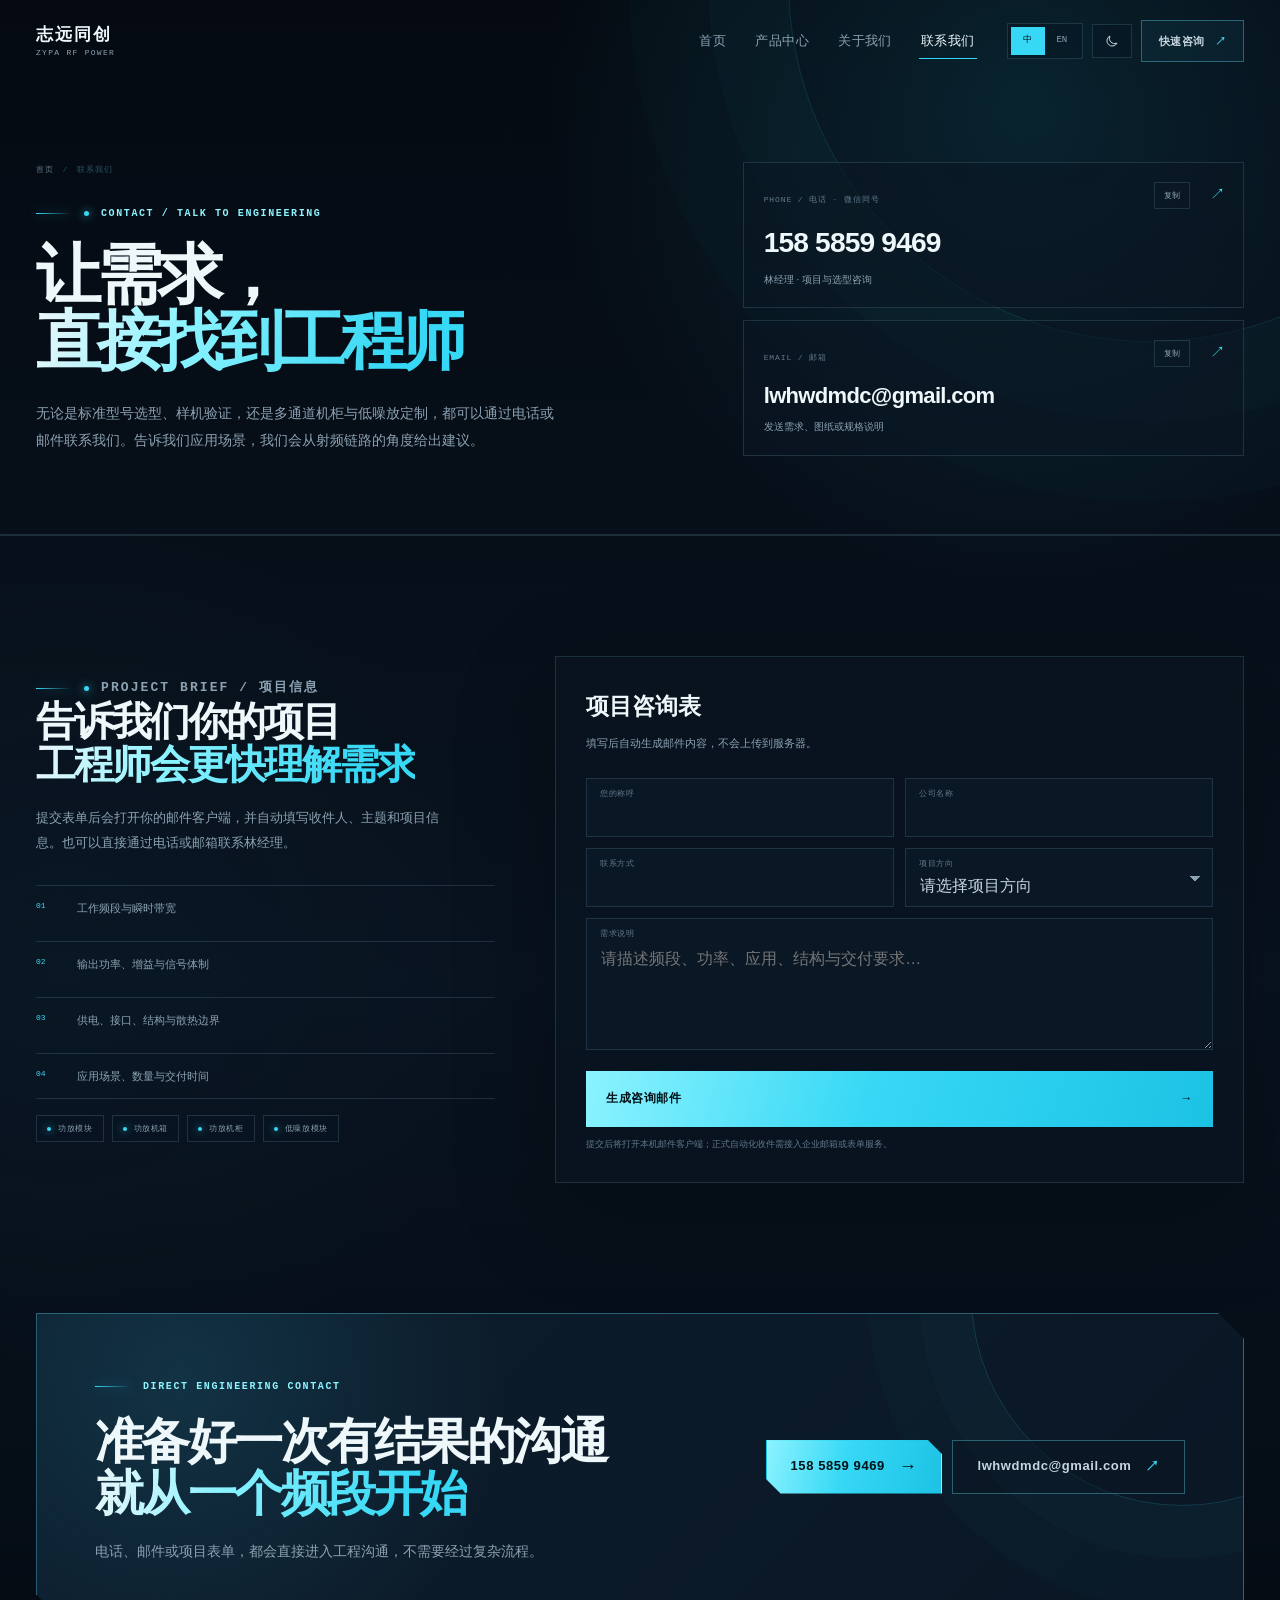
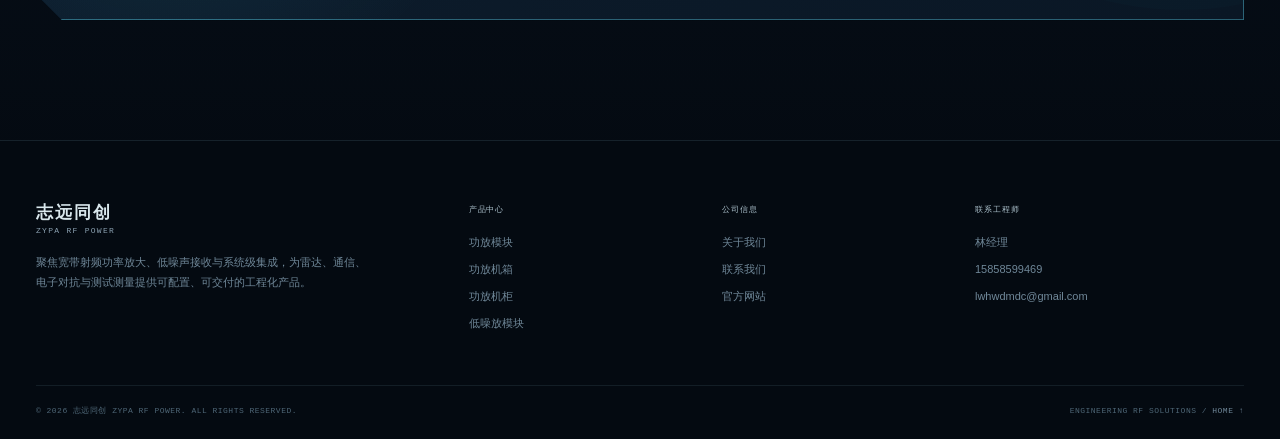
<file: contact.html>
<!DOCTYPE html>
<html lang="zh-CN" data-theme="dark" data-lang="zh">
<head>
  <meta charset="UTF-8" />
  <meta name="viewport" content="width=device-width, initial-scale=1.0" />
  <meta name="description" content="联系志远同创射频工程团队。联系人林经理，电话 15858599469，邮箱 lwhwdmdc@gmail.com。" />
  <meta name="robots" content="index, follow, max-image-preview:large, max-snippet:-1, max-video-preview:-1" />
  <link rel="canonical" href="https://crkgl.dpdns.org/contact.html" />
  <meta property="og:type" content="website" />
  <meta property="og:site_name" content="志远同创 ZYPA RF POWER" />
  <meta property="og:title" content="联系我们 | 志远同创 ZYPA RF POWER" />
  <meta property="og:description" content="联系志远同创射频工程团队。联系人林经理，电话 15858599469，邮箱 lwhwdmdc@gmail.com。" />
  <meta property="og:url" content="https://crkgl.dpdns.org/contact.html" />
  <meta property="og:image" content="https://crkgl.dpdns.org/%E5%9B%BE%E7%89%87/b516e47ea2926ebc319c0dadf28244f2.png" />
  <meta name="twitter:card" content="summary_large_image" />
  <meta name="twitter:title" content="联系我们 | 志远同创 ZYPA RF POWER" />
  <meta name="twitter:description" content="联系志远同创射频工程团队。联系人林经理，电话 15858599469，邮箱 lwhwdmdc@gmail.com。" />
  <meta name="theme-color" content="#050a12" />
  <title>联系我们 | 志远同创 ZYPA RF POWER</title>
  <script>
    (function(){try{var t=localStorage.getItem('zypa-theme');var l=localStorage.getItem('zypa-lang');if(t){document.documentElement.dataset.theme=t;}if(l){document.documentElement.dataset.lang=l;document.documentElement.lang=l==='en'?'en':'zh-CN';}}catch(e){}})();
  </script>
  <link rel="stylesheet" href="site.css?v=12" />
  <script src="app.js?v=13" defer></script>
  <script type="application/ld+json">
{
  "@context": "https://schema.org",
  "@graph": [
    {
      "@type": "Organization",
      "@id": "https://crkgl.dpdns.org/#organization",
      "name": "志远同创",
      "alternateName": [
        "ZYPA RF POWER",
        "志远同创 ZYPA"
      ],
      "url": "https://crkgl.dpdns.org/",
      "email": "lwhwdmdc@gmail.com",
      "telephone": "+86-158-5859-9469",
      "description": "志远同创专注于 80 MHz–40 GHz 宽带射频功率放大、低噪声接收与系统级集成，提供功放模块、功放机箱、功放机柜和低噪放模块。",
      "contactPoint": [
        {
          "@type": "ContactPoint",
          "contactType": "sales",
          "telephone": "+86-158-5859-9469",
          "email": "lwhwdmdc@gmail.com",
          "availableLanguage": [
            "zh-CN",
            "en"
          ]
        }
      ],
      "knowsAbout": [
        "射频功率放大器",
        "宽带功放模块",
        "功放机箱",
        "功放机柜",
        "低噪声放大器",
        "射频系统集成"
      ]
    },
    {
      "@type": "WebSite",
      "@id": "https://crkgl.dpdns.org/#website",
      "url": "https://crkgl.dpdns.org/",
      "name": "志远同创 ZYPA RF POWER",
      "publisher": {
        "@id": "https://crkgl.dpdns.org/#organization"
      },
      "inLanguage": [
        "zh-CN",
        "en"
      ]
    },
    {
      "@type": "ContactPage",
      "@id": "https://crkgl.dpdns.org/contact.html#webpage",
      "url": "https://crkgl.dpdns.org/contact.html",
      "name": "联系我们 | 志远同创 ZYPA RF POWER",
      "isPartOf": {
        "@id": "https://crkgl.dpdns.org/#website"
      },
      "about": {
        "@id": "https://crkgl.dpdns.org/#organization"
      },
      "inLanguage": [
        "zh-CN",
        "en"
      ]
    }
  ]
}
  </script>
</head>
<body data-page="contact">
  <a class="skip-link" href="#main">跳转到主要内容</a>
  <div class="page-spotlight" aria-hidden="true"></div>

  <header class="site-header">
    <div class="container nav-row">
      <a class="brand" href="index.html" aria-label="志远同创 ZYPA RF POWER 首页"><span class="brand-copy"><strong>志远同创</strong><span>ZYPA RF POWER</span></span></a>
      <nav class="desktop-nav" aria-label="主导航">
        <a class="nav-link" data-nav-page="home" href="index.html" data-i18n="nav.home">首页</a>
        <div class="has-dropdown">
          <a class="nav-link" data-nav-page="products" href="products.html" data-i18n="nav.products" aria-haspopup="true">产品中心<svg viewBox="0 0 12 12" aria-hidden="true"><path d="m2.5 4.5 3.5 3 3.5-3"/></svg></a>
          <div class="dropdown-panel"><div class="dropdown-head"><strong data-i18n="nav.dropdownLabel">四大产品形态</strong><span data-i18n="nav.dropdownNote">点击进入产品中心并快速定位</span></div><div class="dropdown-grid">
            <a class="dropdown-link" href="products.html#module"><span class="dropdown-code">01/MK</span><span><strong data-i18n="product.module.title">功放模块</strong><small data-i18n="product.module.short">紧凑型宽带功率放大模块</small></span><i>↗</i></a>
            <a class="dropdown-link" href="products.html#chassis"><span class="dropdown-code">02/JX</span><span><strong data-i18n="product.chassis.title">功放机箱</strong><small data-i18n="product.chassis.short">标准机架式独立部署平台</small></span><i>↗</i></a>
            <a class="dropdown-link" href="products.html#cabinet"><span class="dropdown-code">03/JG</span><span><strong data-i18n="product.cabinet.title">功放机柜</strong><small data-i18n="product.cabinet.short">多通道系统级功率放大平台</small></span><i>↗</i></a>
            <a class="dropdown-link" href="products.html#lna"><span class="dropdown-code">04/LNA</span><span><strong data-i18n="product.lna.title">低噪放模块</strong><small data-i18n="product.lna.short">高增益宽带低噪声接收前端</small></span><i>↗</i></a>
          </div></div>
        </div>
        <a class="nav-link" data-nav-page="about" href="about.html" data-i18n="nav.about">关于我们</a>
        <a class="nav-link" data-nav-page="contact" href="contact.html" data-i18n="nav.contact">联系我们</a>
      </nav>
      <div class="toolbar">
        <div class="lang-switch" aria-label="Language"><button class="lang-btn active" type="button" data-set-lang="zh" aria-pressed="true">中</button><button class="lang-btn" type="button" data-set-lang="en" aria-pressed="false">EN</button></div>
        <button class="theme-toggle" type="button" data-theme-toggle aria-label="切换到浅色主题" aria-pressed="false"><svg class="sun" viewBox="0 0 24 24" aria-hidden="true"><circle cx="12" cy="12" r="4"/><path d="M12 2v2m0 16v2M2 12h2m16 0h2M5 5l1.4 1.4m11.2 11.2L19 19M19 5l-1.4 1.4M6.4 17.6 5 19"/></svg><svg class="moon" viewBox="0 0 24 24" aria-hidden="true"><path d="M20 15.4A8.5 8.5 0 0 1 8.6 4a8.5 8.5 0 1 0 11.4 11.4Z"/></svg><span class="theme-knob"></span></button>
        <a class="nav-cta" href="contact.html" data-i18n="nav.inquiry">快速咨询</a>
        <button class="menu-toggle" type="button" data-menu-toggle aria-expanded="false" aria-controls="mobile-menu" data-i18n-aria="menu.open" aria-label="打开导航菜单"><span></span><span></span></button>
      </div>
    </div>
  </header>

  <nav class="mobile-menu" id="mobile-menu" data-mobile-menu aria-label="移动端导航">
    <a href="index.html" data-i18n="nav.home">首页</a><a href="products.html" data-i18n="nav.products">产品中心</a>
    <div class="mobile-product-links"><a href="products.html#module" data-i18n="product.module.title">功放模块</a><a href="products.html#chassis" data-i18n="product.chassis.title">功放机箱</a><a href="products.html#cabinet" data-i18n="product.cabinet.title">功放机柜</a><a href="products.html#lna" data-i18n="product.lna.title">低噪放模块</a></div>
    <a href="about.html" data-i18n="nav.about">关于我们</a><a href="contact.html" data-i18n="nav.contact">联系我们</a><a class="mobile-quote" href="contact.html" data-i18n="nav.inquiry">快速咨询</a>
  </nav>

  <main id="main">
    <section class="inner-hero">
      <div class="container contact-hero-grid">
        <div class="contact-hero-copy reveal">
          <div class="breadcrumb"><a href="index.html" data-i18n="nav.home">首页</a><span>/</span><span data-i18n="nav.contact">联系我们</span></div>
          <p class="eyebrow"><span class="dot"></span><span data-i18n="contact.eyebrow">CONTACT / TALK TO ENGINEERING</span></p>
          <h1 class="display-title"><span data-i18n="contact.title1">让需求，</span><br><span class="accent" data-i18n="contact.title2">直接找到工程师</span></h1>
          <p class="section-copy" data-i18n="contact.intro">无论是标准型号选型、样机验证，还是多通道机柜与低噪放定制，都可以通过电话或邮件联系我们。告诉我们应用场景，我们会从射频链路的角度给出建议。</p>
        </div>
        <div class="contact-cards reveal" style="--delay:100ms">
          <div class="contact-card">
            <span class="contact-label" data-i18n="contact.phoneLabel">PHONE / 电话 · 微信同号</span>
            <a href="tel:+8615858599469"><strong>158 5859 9469</strong></a>
            <span class="contact-sub" data-i18n="contact.phoneSub">林经理 · 项目与选型咨询</span>
            <button class="copy-btn" type="button" data-copy="15858599469" data-i18n="contact.copy">复制</button>
            <a class="contact-arrow" href="tel:+8615858599469" aria-label="拨打电话">↗</a>
          </div>
          <div class="contact-card">
            <span class="contact-label" data-i18n="contact.emailLabel">EMAIL / 邮箱</span>
            <a href="mailto:lwhwdmdc@gmail.com"><strong>lwhwdmdc@gmail.com</strong></a>
            <span class="contact-sub" data-i18n="contact.emailSub">发送需求、图纸或规格说明</span>
            <button class="copy-btn" type="button" data-copy="lwhwdmdc@gmail.com" data-i18n="contact.copy">复制</button>
            <a class="contact-arrow" href="mailto:lwhwdmdc@gmail.com" aria-label="发送邮件">↗</a>
          </div>
        </div>
      </div>
    </section>

    <section class="section section-line">
      <div class="container contact-main-layout">
        <div class="contact-help reveal">
          <p class="eyebrow"><span class="dot"></span><span data-i18n="contact.formEyebrow">PROJECT BRIEF / 项目信息</span></p>
          <h2 class="section-title"><span data-i18n="contact.formTitle1">告诉我们你的项目</span><br><span class="accent" data-i18n="contact.formTitle2">工程师会更快理解需求</span></h2>
          <p data-i18n="contact.helpCopy">提交表单后会打开你的邮件客户端，并自动填写收件人、主题和项目信息。也可以直接通过电话或邮箱联系林经理。</p>
          <div class="contact-tips">
            <div class="contact-tip"><b>01</b><span data-i18n="contact.tip1">工作频段与瞬时带宽</span></div>
            <div class="contact-tip"><b>02</b><span data-i18n="contact.tip2">输出功率、增益与信号体制</span></div>
            <div class="contact-tip"><b>03</b><span data-i18n="contact.tip3">供电、接口、结构与散热边界</span></div>
            <div class="contact-tip"><b>04</b><span data-i18n="contact.tip4">应用场景、数量与交付时间</span></div>
          </div>
          <div class="contact-product-chips">
            <span class="chip" data-i18n="product.module.title">功放模块</span>
            <span class="chip" data-i18n="product.chassis.title">功放机箱</span>
            <span class="chip" data-i18n="product.cabinet.title">功放机柜</span>
            <span class="chip" data-i18n="product.lna.title">低噪放模块</span>
          </div>
        </div>
        <div class="contact-form-panel reveal" style="--delay:100ms">
          <h2 data-i18n="contact.formHeading">项目咨询表</h2>
          <p data-i18n="contact.formSub">填写后自动生成邮件内容，不会上传到服务器。</p>
          <form data-mailto-form>
            <div class="form-grid">
              <div class="field"><label for="contact-name" data-i18n="contact.name">您的称呼</label><input id="contact-name" name="name" type="text" autocomplete="name" required /></div>
              <div class="field"><label for="contact-company" data-i18n="contact.company">公司名称</label><input id="contact-company" name="company" type="text" autocomplete="organization" required /></div>
              <div class="field"><label for="contact-info" data-i18n="contact.contactInfo">联系方式</label><input id="contact-info" name="contact" type="text" autocomplete="email" required /></div>
              <div class="field"><label for="contact-direction" data-i18n="contact.direction">项目方向</label><select id="contact-direction" name="direction" required><option value="" selected disabled data-i18n="contact.directionPlaceholder">请选择项目方向</option><option data-i18n="contact.direction1">功放模块</option><option data-i18n="contact.direction2">功放机箱</option><option data-i18n="contact.direction3">功放机柜</option><option data-i18n="contact.direction4">低噪放模块</option><option data-i18n="contact.direction5">系统集成与定制</option></select></div>
              <div class="field full"><label for="contact-message" data-i18n="contact.message">需求说明</label><textarea id="contact-message" name="message" data-i18n-placeholder="contact.messagePlaceholder" placeholder="请描述频段、功率、应用、结构与交付要求…"></textarea></div>
            </div>
            <button class="form-submit" type="submit"><span data-i18n="contact.submit">生成咨询邮件</span><span aria-hidden="true">→</span></button>
            <p class="form-note" data-i18n="contact.note">提交后将打开本机邮件客户端；正式自动化收件需接入企业邮箱或表单服务。</p>
          </form>
        </div>
      </div>
    </section>

    <section class="section" style="padding-top:10px">
      <div class="container"><div class="cta-panel reveal"><div><p class="eyebrow">DIRECT ENGINEERING CONTACT</p><h2 class="section-title"><span data-i18n="contact.ctaTitle1">准备好一次有结果的沟通</span><br><span class="accent" data-i18n="contact.ctaTitle2">就从一个频段开始</span></h2><p class="section-copy" style="margin-top:18px" data-i18n="contact.ctaCopy">电话、邮件或项目表单，都会直接进入工程沟通，不需要经过复杂流程。</p></div><div class="cta-actions"><a class="btn btn-primary" href="tel:+8615858599469"><span>158 5859 9469</span></a><a class="btn btn-outline" href="mailto:lwhwdmdc@gmail.com"><span>lwhwdmdc@gmail.com</span></a></div></div></div>
    </section>
  </main>

  <footer class="site-footer">
    <div class="container">
      <div class="footer-main">
        <div class="footer-brand"><a class="brand" href="index.html"><span class="brand-copy"><strong>志远同创</strong><span>ZYPA RF POWER</span></span></a><p data-i18n="footer.desc">聚焦宽带射频功率放大、低噪声接收与系统级集成，为雷达、通信、电子对抗与测试测量提供可配置、可交付的工程化产品。</p></div>
        <div class="footer-col"><h4 data-i18n="footer.products">产品中心</h4><a href="products.html#module" data-i18n="product.module.title">功放模块</a><a href="products.html#chassis" data-i18n="product.chassis.title">功放机箱</a><a href="products.html#cabinet" data-i18n="product.cabinet.title">功放机柜</a><a href="products.html#lna" data-i18n="product.lna.title">低噪放模块</a></div>
        <div class="footer-col"><h4 data-i18n="footer.company">公司信息</h4><a href="about.html" data-i18n="nav.about">关于我们</a><a href="contact.html" data-i18n="nav.contact">联系我们</a><a href="https://crkgl.dpdns.org" target="_blank" rel="noopener" data-i18n="footer.website">官方网站</a></div>
        <div class="footer-col footer-contact"><h4 data-i18n="footer.contact">联系工程师</h4><span data-i18n="common.manager">林经理</span><a href="tel:+8615858599469">15858599469</a><a href="mailto:lwhwdmdc@gmail.com">lwhwdmdc@gmail.com</a></div>
      </div>
      <div class="footer-bottom"><span>© <span data-year>2026</span> 志远同创 ZYPA RF POWER. ALL RIGHTS RESERVED.</span><span>ENGINEERING RF SOLUTIONS / <a href="index.html">HOME ↑</a></span></div>
    </div>
  </footer>
</body>
</html>
</file>
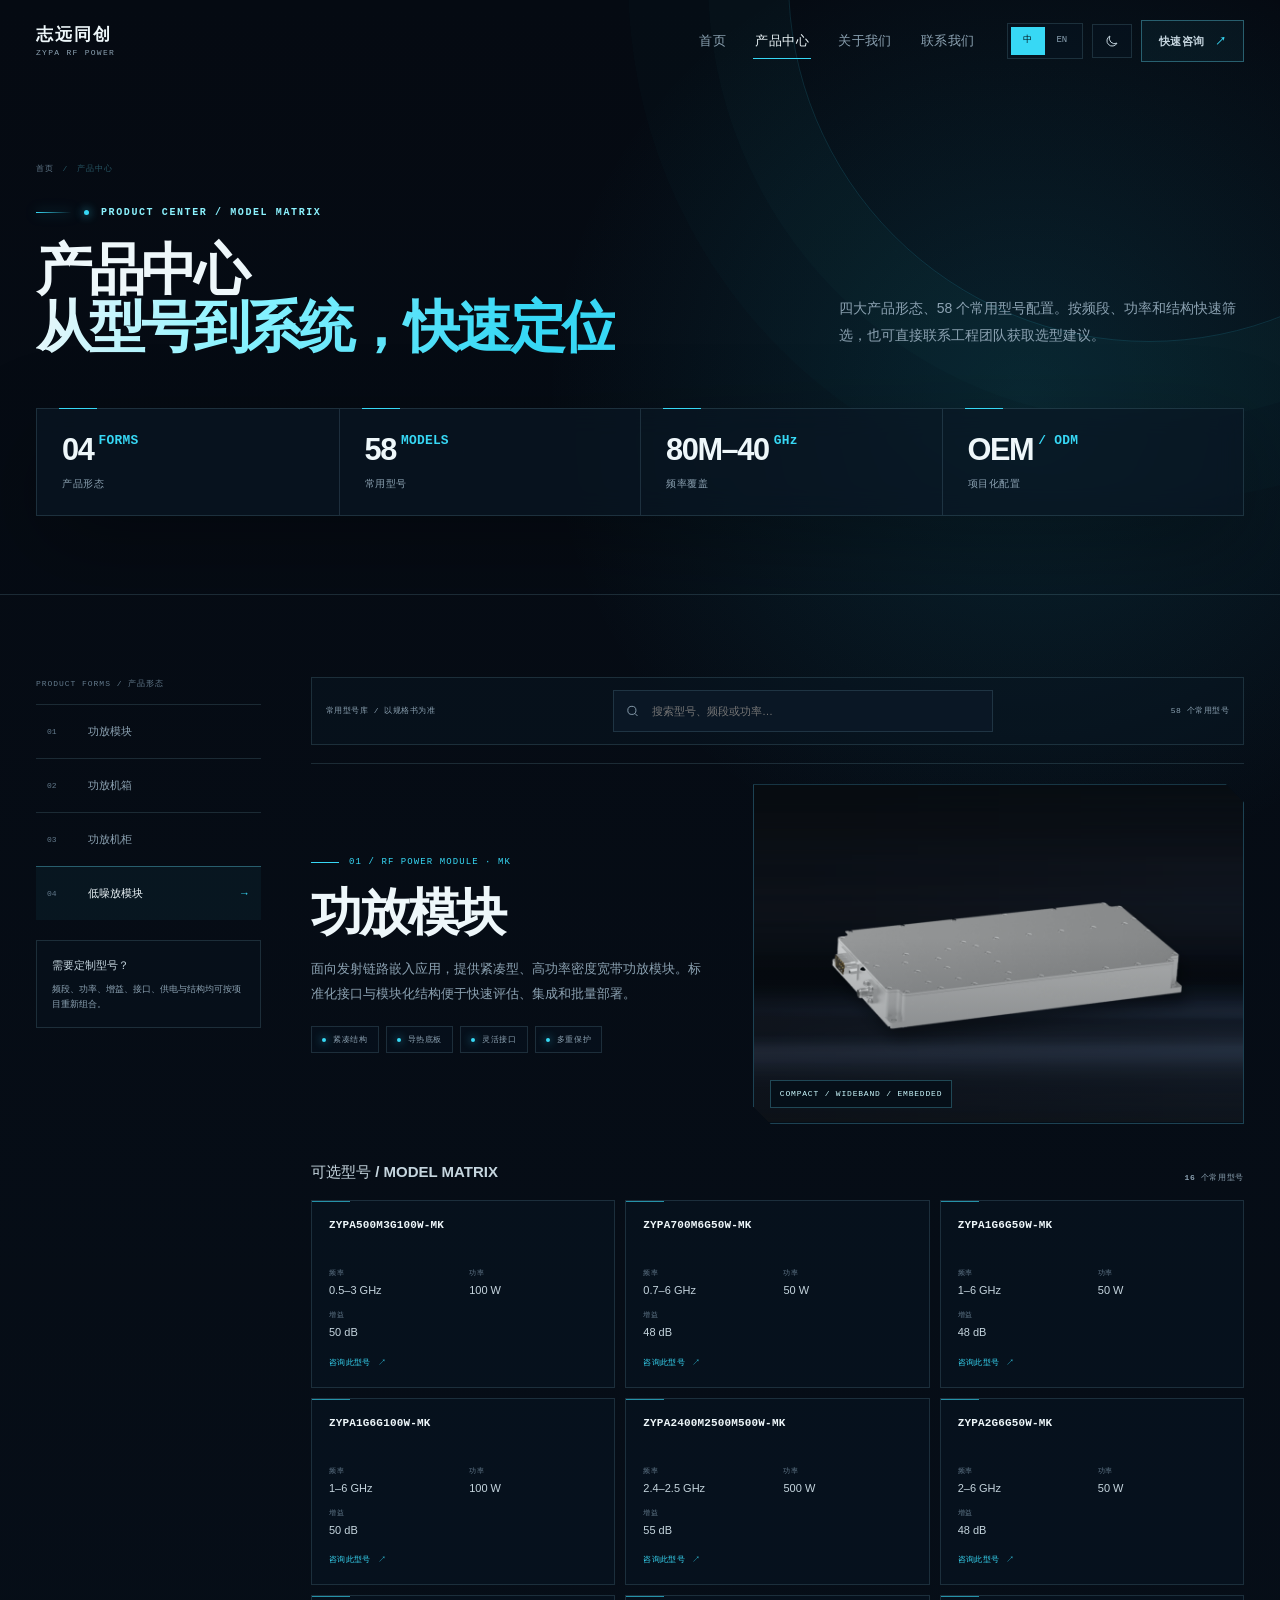
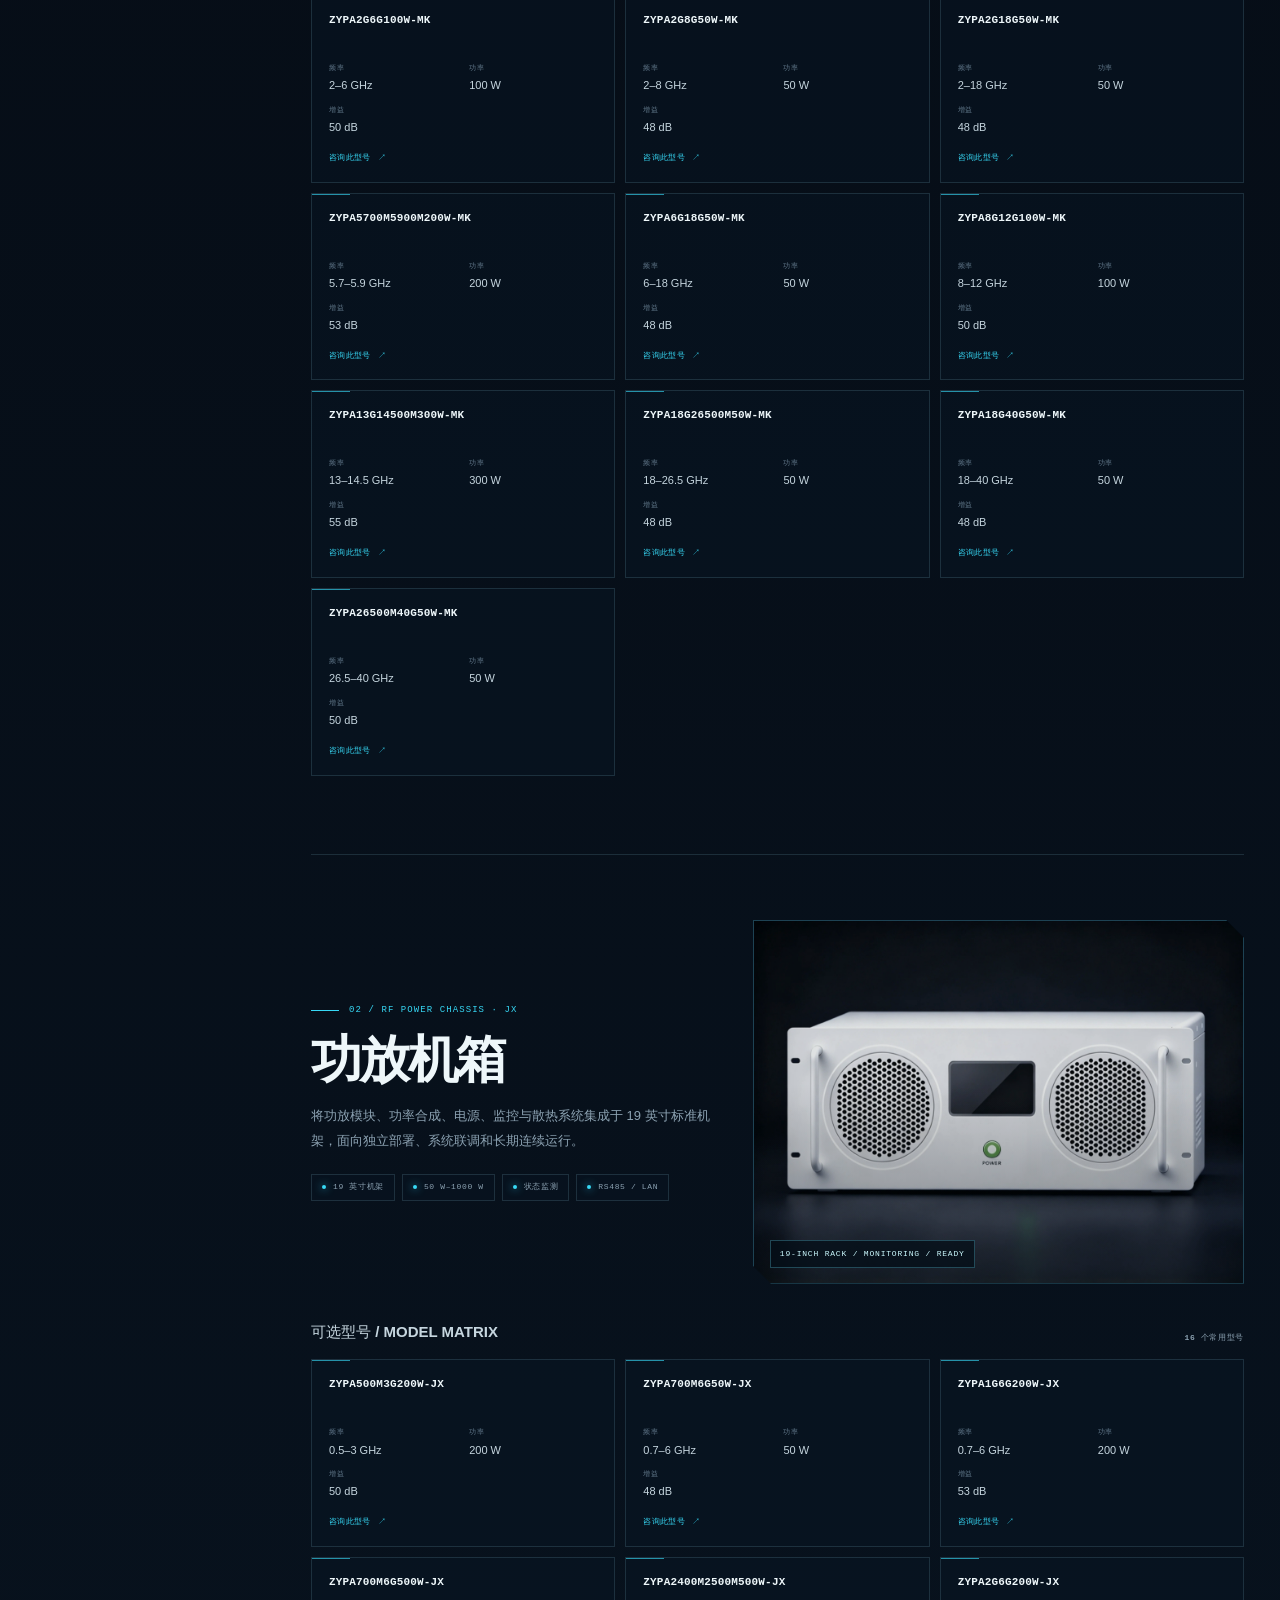
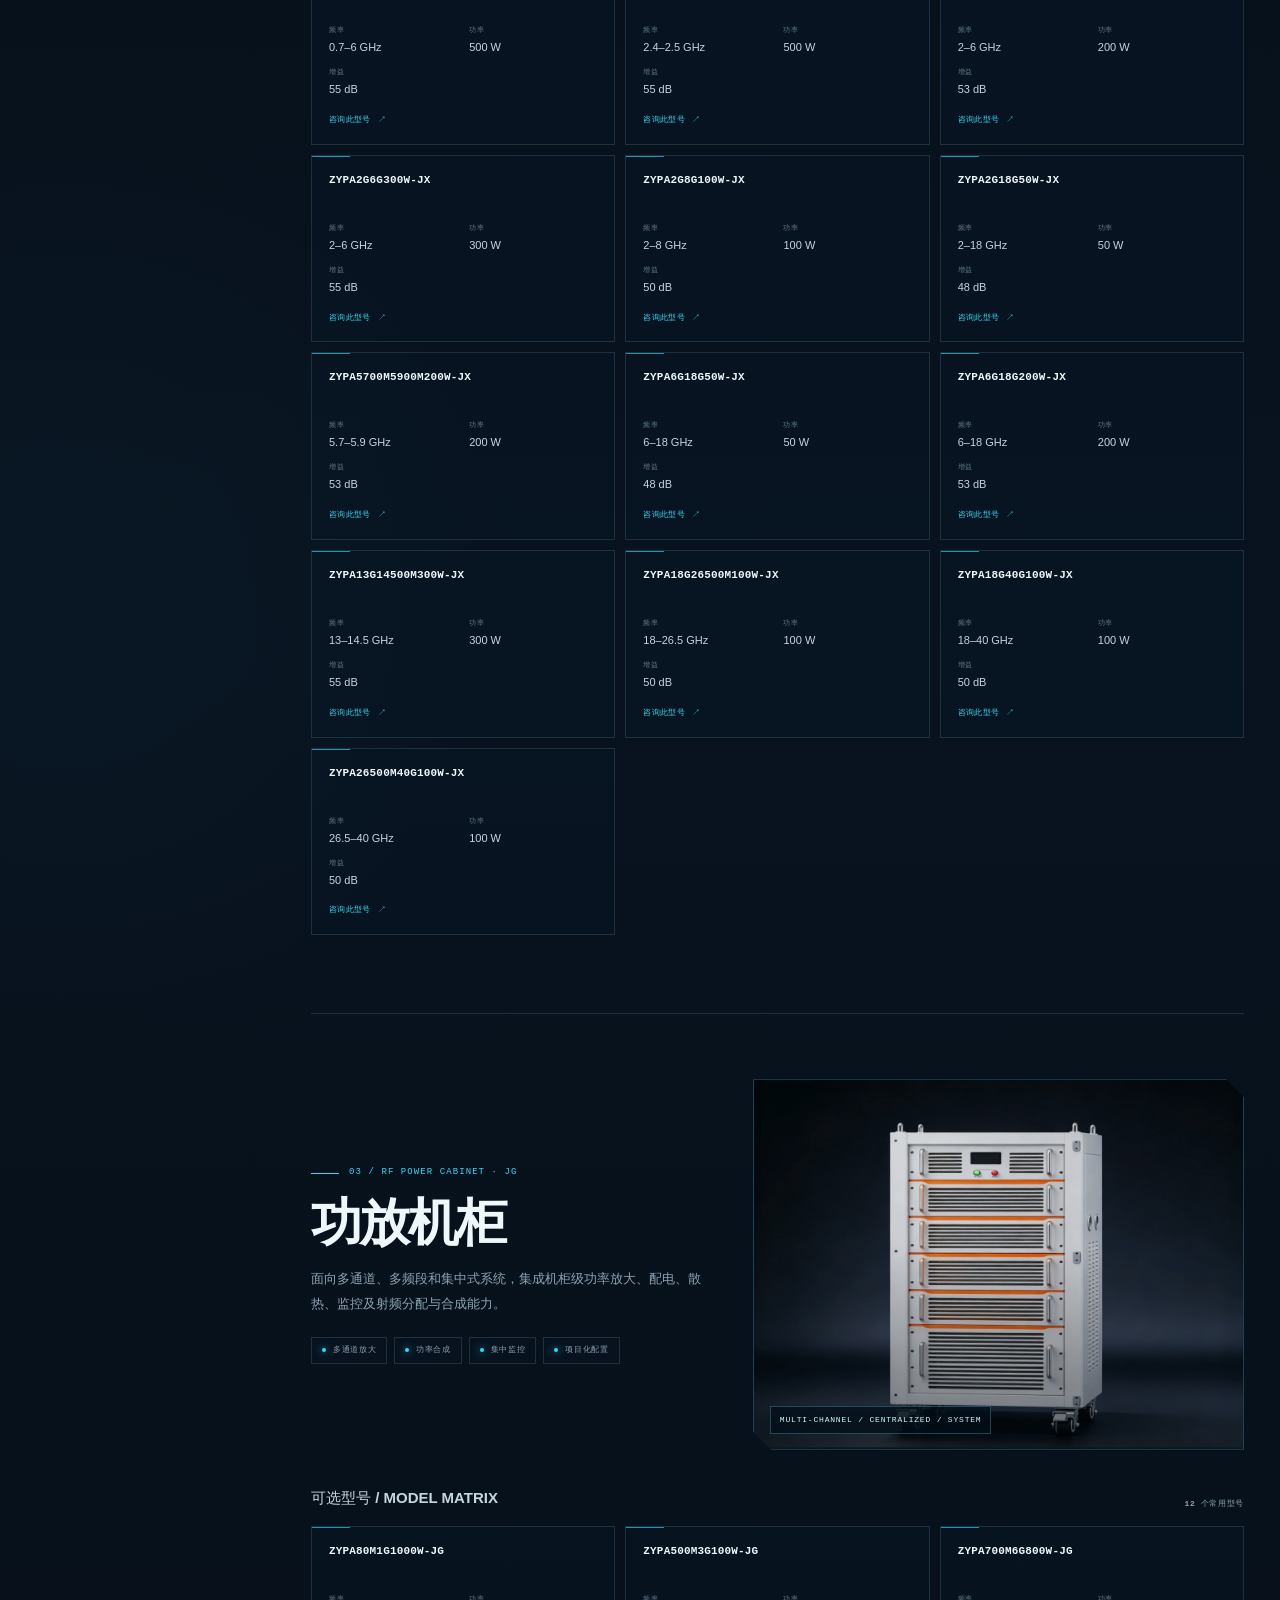
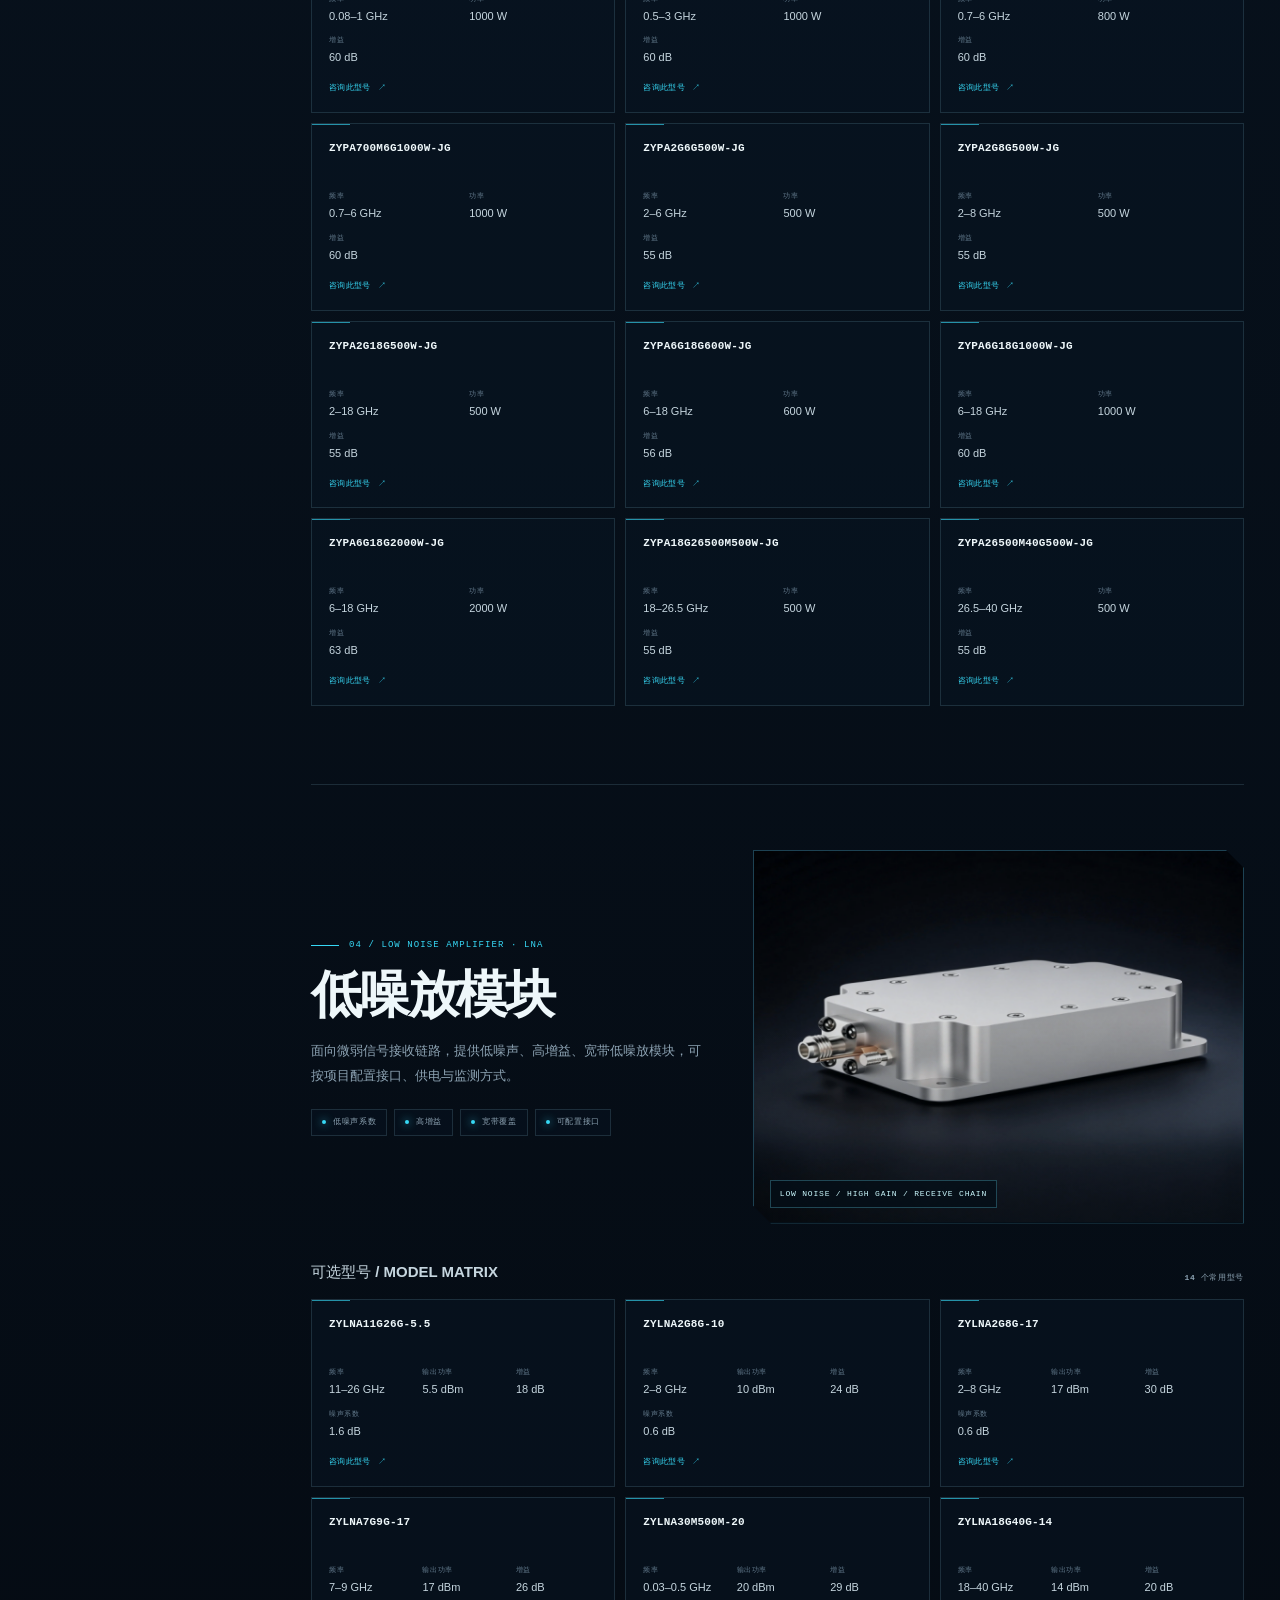
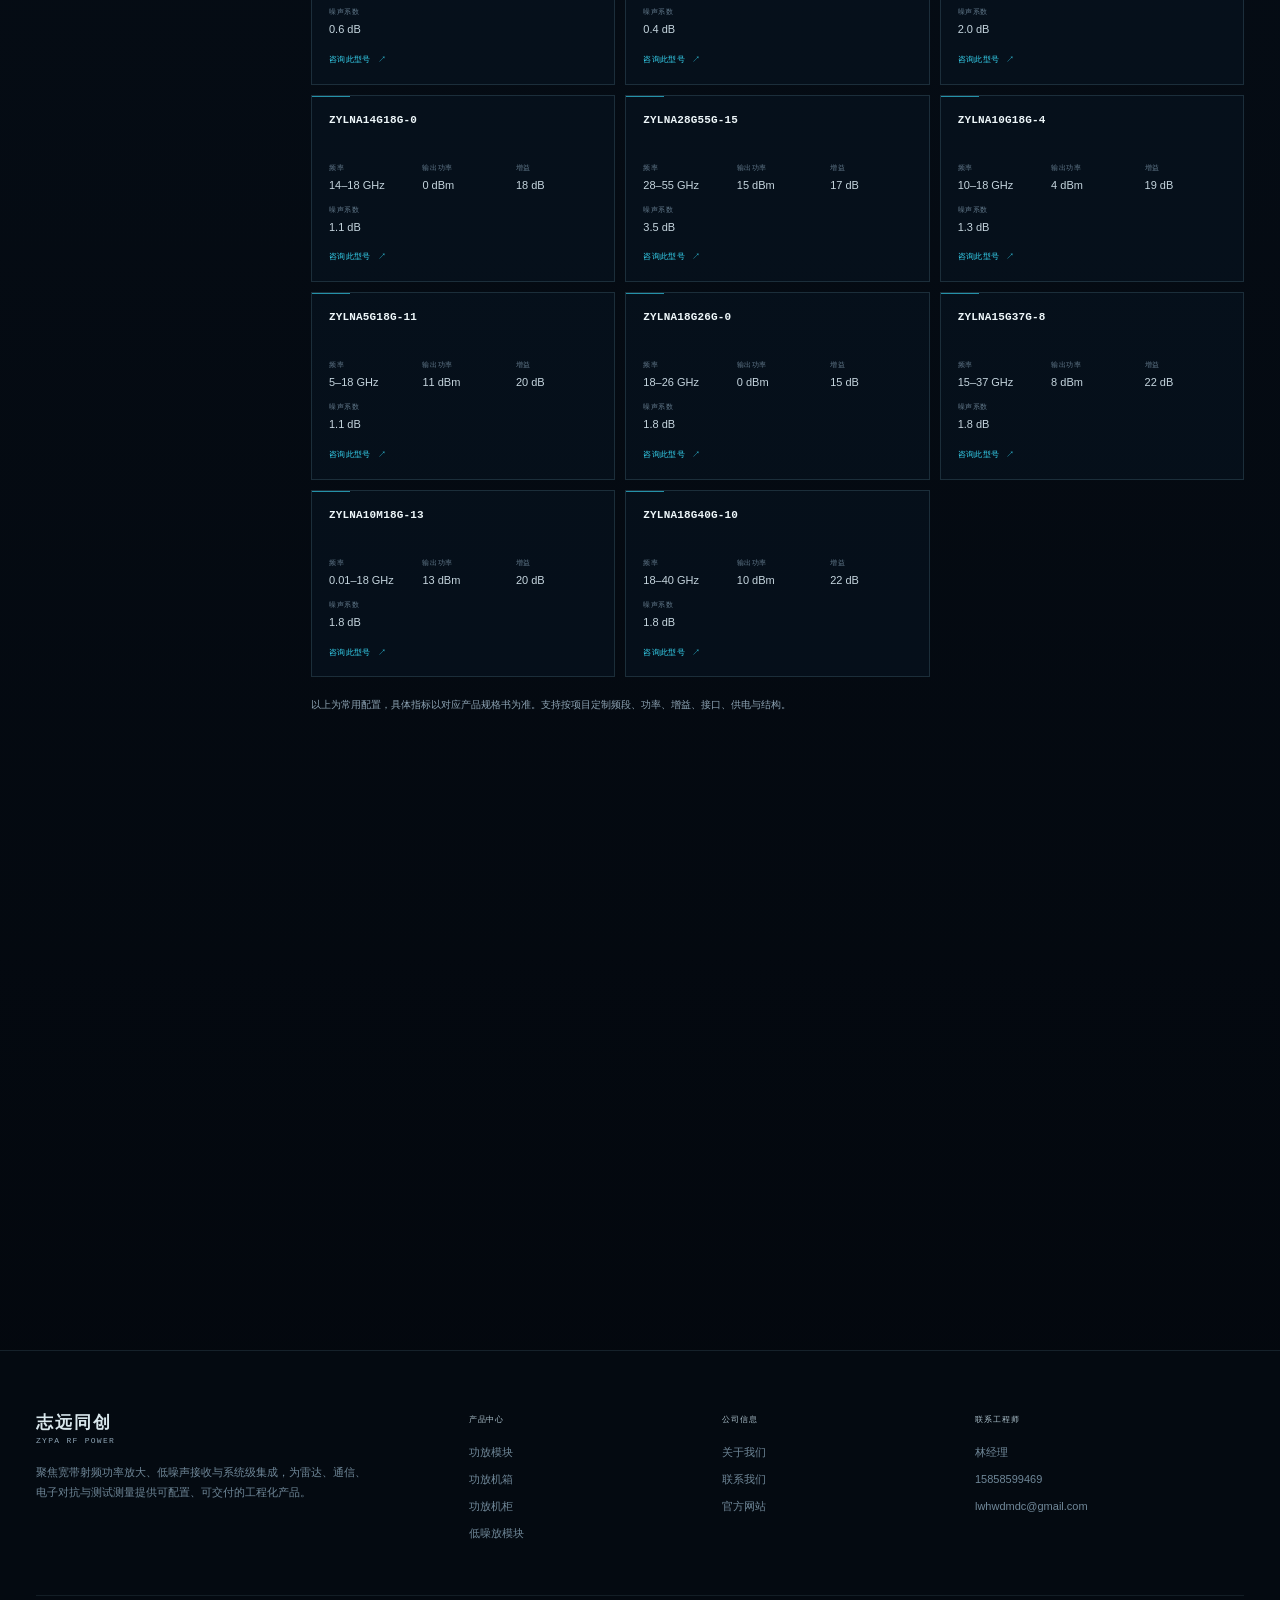
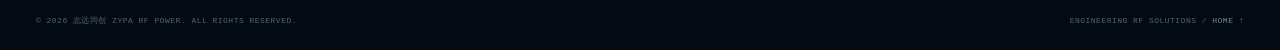
<file: products.html>
<!DOCTYPE html>
<html lang="zh-CN" data-theme="dark" data-lang="zh">
<head>
  <meta charset="UTF-8" />
  <meta name="viewport" content="width=device-width, initial-scale=1.0" />
  <meta name="description" content="志远同创产品中心：功放模块、功放机箱、功放机柜与低噪放模块常用型号，支持按频段、功率、增益和产品形态快速筛选。" />
  <meta name="robots" content="index, follow, max-image-preview:large, max-snippet:-1, max-video-preview:-1" />
  <link rel="canonical" href="https://crkgl.dpdns.org/products.html" />
  <meta property="og:type" content="website" />
  <meta property="og:site_name" content="志远同创 ZYPA RF POWER" />
  <meta property="og:title" content="产品中心 | 志远同创 ZYPA RF POWER" />
  <meta property="og:description" content="志远同创产品中心：功放模块、功放机箱、功放机柜与低噪放模块常用型号，支持按频段、功率、增益和产品形态快速筛选。" />
  <meta property="og:url" content="https://crkgl.dpdns.org/products.html" />
  <meta property="og:image" content="https://crkgl.dpdns.org/%E5%9B%BE%E7%89%87/b516e47ea2926ebc319c0dadf28244f2.png" />
  <meta name="twitter:card" content="summary_large_image" />
  <meta name="twitter:title" content="产品中心 | 志远同创 ZYPA RF POWER" />
  <meta name="twitter:description" content="志远同创产品中心：功放模块、功放机箱、功放机柜与低噪放模块常用型号，支持按频段、功率、增益和产品形态快速筛选。" />
  <meta name="theme-color" content="#050a12" />
  <title>产品中心 | 志远同创 ZYPA RF POWER</title>
  <script>
    (function(){try{var t=localStorage.getItem('zypa-theme');var l=localStorage.getItem('zypa-lang');if(t){document.documentElement.dataset.theme=t;}if(l){document.documentElement.dataset.lang=l;document.documentElement.lang=l==='en'?'en':'zh-CN';}}catch(e){}})();
  </script>
  <link rel="stylesheet" href="site.css?v=12" />
  <script src="app.js?v=13" defer></script>
  <script type="application/ld+json">
{
  "@context": "https://schema.org",
  "@graph": [
    {
      "@type": "Organization",
      "@id": "https://crkgl.dpdns.org/#organization",
      "name": "志远同创",
      "alternateName": [
        "ZYPA RF POWER",
        "志远同创 ZYPA"
      ],
      "url": "https://crkgl.dpdns.org/",
      "email": "lwhwdmdc@gmail.com",
      "telephone": "+86-158-5859-9469",
      "description": "志远同创专注于 80 MHz–40 GHz 宽带射频功率放大、低噪声接收与系统级集成，提供功放模块、功放机箱、功放机柜和低噪放模块。",
      "contactPoint": [
        {
          "@type": "ContactPoint",
          "contactType": "sales",
          "telephone": "+86-158-5859-9469",
          "email": "lwhwdmdc@gmail.com",
          "availableLanguage": [
            "zh-CN",
            "en"
          ]
        }
      ],
      "knowsAbout": [
        "射频功率放大器",
        "宽带功放模块",
        "功放机箱",
        "功放机柜",
        "低噪声放大器",
        "射频系统集成"
      ]
    },
    {
      "@type": "WebSite",
      "@id": "https://crkgl.dpdns.org/#website",
      "url": "https://crkgl.dpdns.org/",
      "name": "志远同创 ZYPA RF POWER",
      "publisher": {
        "@id": "https://crkgl.dpdns.org/#organization"
      },
      "inLanguage": [
        "zh-CN",
        "en"
      ]
    },
    {
      "@type": "CollectionPage",
      "@id": "https://crkgl.dpdns.org/products.html#webpage",
      "url": "https://crkgl.dpdns.org/products.html",
      "name": "产品中心 | 志远同创 ZYPA RF POWER",
      "isPartOf": {
        "@id": "https://crkgl.dpdns.org/#website"
      },
      "about": {
        "@id": "https://crkgl.dpdns.org/#organization"
      },
      "inLanguage": [
        "zh-CN",
        "en"
      ]
    }
  ]
}
  </script>
</head>
<body data-page="products">
  <a class="skip-link" href="#main">跳转到主要内容</a>
  <div class="page-spotlight" aria-hidden="true"></div>

  <header class="site-header">
    <div class="container nav-row">
      <a class="brand" href="index.html" aria-label="志远同创 ZYPA RF POWER 首页"><span class="brand-copy"><strong>志远同创</strong><span>ZYPA RF POWER</span></span></a>
      <nav class="desktop-nav" aria-label="主导航">
        <a class="nav-link" data-nav-page="home" href="index.html" data-i18n="nav.home">首页</a>
        <div class="has-dropdown">
          <a class="nav-link" data-nav-page="products" href="products.html" data-i18n="nav.products" aria-haspopup="true">产品中心<svg viewBox="0 0 12 12" aria-hidden="true"><path d="m2.5 4.5 3.5 3 3.5-3"/></svg></a>
          <div class="dropdown-panel"><div class="dropdown-head"><strong data-i18n="nav.dropdownLabel">四大产品形态</strong><span data-i18n="nav.dropdownNote">点击进入产品中心并快速定位</span></div><div class="dropdown-grid">
            <a class="dropdown-link" href="products.html#module"><span class="dropdown-code">01/MK</span><span><strong data-i18n="product.module.title">功放模块</strong><small data-i18n="product.module.short">紧凑型宽带功率放大模块</small></span><i>↗</i></a>
            <a class="dropdown-link" href="products.html#chassis"><span class="dropdown-code">02/JX</span><span><strong data-i18n="product.chassis.title">功放机箱</strong><small data-i18n="product.chassis.short">标准机架式独立部署平台</small></span><i>↗</i></a>
            <a class="dropdown-link" href="products.html#cabinet"><span class="dropdown-code">03/JG</span><span><strong data-i18n="product.cabinet.title">功放机柜</strong><small data-i18n="product.cabinet.short">多通道系统级功率放大平台</small></span><i>↗</i></a>
            <a class="dropdown-link" href="products.html#lna"><span class="dropdown-code">04/LNA</span><span><strong data-i18n="product.lna.title">低噪放模块</strong><small data-i18n="product.lna.short">高增益宽带低噪声接收前端</small></span><i>↗</i></a>
          </div></div>
        </div>
        <a class="nav-link" data-nav-page="about" href="about.html" data-i18n="nav.about">关于我们</a>
        <a class="nav-link" data-nav-page="contact" href="contact.html" data-i18n="nav.contact">联系我们</a>
      </nav>
      <div class="toolbar">
        <div class="lang-switch" aria-label="Language"><button class="lang-btn active" type="button" data-set-lang="zh" aria-pressed="true">中</button><button class="lang-btn" type="button" data-set-lang="en" aria-pressed="false">EN</button></div>
        <button class="theme-toggle" type="button" data-theme-toggle aria-label="切换到浅色主题" aria-pressed="false"><svg class="sun" viewBox="0 0 24 24" aria-hidden="true"><circle cx="12" cy="12" r="4"/><path d="M12 2v2m0 16v2M2 12h2m16 0h2M5 5l1.4 1.4m11.2 11.2L19 19M19 5l-1.4 1.4M6.4 17.6 5 19"/></svg><svg class="moon" viewBox="0 0 24 24" aria-hidden="true"><path d="M20 15.4A8.5 8.5 0 0 1 8.6 4a8.5 8.5 0 1 0 11.4 11.4Z"/></svg><span class="theme-knob"></span></button>
        <a class="nav-cta" href="contact.html" data-i18n="nav.inquiry">快速咨询</a>
        <button class="menu-toggle" type="button" data-menu-toggle aria-expanded="false" aria-controls="mobile-menu" data-i18n-aria="menu.open" aria-label="打开导航菜单"><span></span><span></span></button>
      </div>
    </div>
  </header>

  <nav class="mobile-menu" id="mobile-menu" data-mobile-menu aria-label="移动端导航">
    <a href="index.html" data-i18n="nav.home">首页</a><a href="products.html" data-i18n="nav.products">产品中心</a>
    <div class="mobile-product-links"><a href="products.html#module" data-i18n="product.module.title">功放模块</a><a href="products.html#chassis" data-i18n="product.chassis.title">功放机箱</a><a href="products.html#cabinet" data-i18n="product.cabinet.title">功放机柜</a><a href="products.html#lna" data-i18n="product.lna.title">低噪放模块</a></div>
    <a href="about.html" data-i18n="nav.about">关于我们</a><a href="contact.html" data-i18n="nav.contact">联系我们</a><a class="mobile-quote" href="contact.html" data-i18n="nav.inquiry">快速咨询</a>
  </nav>

  <main id="main">
    <section class="inner-hero">
      <div class="container inner-hero-grid">
        <div class="reveal">
          <div class="breadcrumb"><a href="index.html" data-i18n="nav.home">首页</a><span>/</span><span data-i18n="nav.products">产品中心</span></div>
          <p class="eyebrow"><span class="dot"></span><span data-i18n="products.eyebrow">PRODUCT CENTER / MODEL MATRIX</span></p>
          <h1 class="display-title"><span data-i18n="products.title1">产品中心</span><br><span class="accent" data-i18n="products.title2">从型号到系统，快速定位</span></h1>
        </div>
        <p class="inner-hero-copy" data-i18n="products.intro">四大产品形态、58 个常用型号配置。按频段、功率和结构快速筛选，也可直接联系工程团队获取选型建议。</p>
      </div>
      <div class="container">
        <div class="metrics reveal" style="margin-top:52px">
          <div class="metric"><strong>04<em>FORMS</em></strong><span data-i18n="products.stat1">产品形态</span></div>
          <div class="metric"><strong>58<em>MODELS</em></strong><span data-i18n="products.stat2">常用型号</span></div>
          <div class="metric"><strong>80M–40<em>GHz</em></strong><span data-i18n="products.stat3">频率覆盖</span></div>
          <div class="metric"><strong>OEM<em>/ ODM</em></strong><span data-i18n="feature.custom">项目化配置</span></div>
        </div>
      </div>
    </section>

    <div class="container catalog-layout">
      <aside class="product-sidebar reveal">
        <p class="sidebar-label" data-i18n="products.sidebarLabel">PRODUCT FORMS / 产品形态</p>
        <a class="product-index-link active" href="#module"><b>01</b><span data-i18n="product.module.title">功放模块</span><i>→</i></a>
        <a class="product-index-link" href="#chassis"><b>02</b><span data-i18n="product.chassis.title">功放机箱</span><i>→</i></a>
        <a class="product-index-link" href="#cabinet"><b>03</b><span data-i18n="product.cabinet.title">功放机柜</span><i>→</i></a>
        <a class="product-index-link" href="#lna"><b>04</b><span data-i18n="product.lna.title">低噪放模块</span><i>→</i></a>
        <div class="sidebar-note"><strong data-i18n="products.sidebarNoteTitle">需要定制型号？</strong><p data-i18n="products.sidebarNote">频段、功率、增益、接口、供电与结构均可按项目重新组合。</p></div>
      </aside>

      <div class="product-catalog">
        <div class="catalog-toolbar reveal">
          <span class="catalog-meta" data-i18n="products.catalogMeta">常用型号库 / 以规格书为准</span>
          <div class="search-box">
            <svg viewBox="0 0 24 24" aria-hidden="true"><circle cx="11" cy="11" r="6.5"/><path d="m16 16 4 4"/></svg>
            <input type="search" data-model-search aria-label="搜索型号" data-i18n-placeholder="common.searchPlaceholder" placeholder="搜索型号、频段或功率…" />
            <button class="search-clear" type="button" data-search-clear aria-label="清除搜索" title="清除搜索" hidden>×</button>
          </div>
          <span class="catalog-meta" data-model-result>58 个常用型号</span>
        </div>

        <article class="product-chapter reveal" id="module">
          <div class="chapter-head">
            <div class="chapter-copy"><div class="chapter-code">01 / RF POWER MODULE · MK</div><h2 data-i18n="product.module.title">功放模块</h2><p data-i18n="products.chapterModule">面向发射链路嵌入应用，提供紧凑型、高功率密度宽带功放模块。标准化接口与模块化结构便于快速评估、集成和批量部署。</p><div class="feature-list"><span class="chip" data-i18n="feature.compact">紧凑结构</span><span class="chip" data-i18n="feature.thermal">导热底板</span><span class="chip" data-i18n="feature.flexInterface">灵活接口</span><span class="chip" data-i18n="feature.protection">多重保护</span></div></div>
            <div class="chapter-image"><img src="图片/b516e47ea2926ebc319c0dadf28244f2.png" alt="志远同创射频功放模块产品图" loading="lazy" /><span class="image-tag">COMPACT / WIDEBAND / EMBEDDED</span></div>
          </div>
          <div class="model-section-head"><h3 data-i18n="products.modelTitle">可选型号 / MODEL MATRIX</h3><span><b data-count="module">16</b> <span data-i18n="common.models">个常用型号</span></span></div>
          <div class="model-grid" data-model-list="module"></div>
          <div class="no-results" data-i18n="common.noResults">没有找到匹配型号，请尝试其他关键词。</div>
        </article>

        <article class="product-chapter reveal" id="chassis">
          <div class="chapter-head">
            <div class="chapter-copy"><div class="chapter-code">02 / RF POWER CHASSIS · JX</div><h2 data-i18n="product.chassis.title">功放机箱</h2><p data-i18n="products.chapterChassis">将功放模块、功率合成、电源、监控与散热系统集成于 19 英寸标准机架，面向独立部署、系统联调和长期连续运行。</p><div class="feature-list"><span class="chip" data-i18n="feature.rack">19 英寸机架</span><span class="chip" data-i18n="feature.power">50 W–1000 W</span><span class="chip" data-i18n="feature.monitor">状态监测</span><span class="chip" data-i18n="feature.remote">RS485 / LAN</span></div></div>
            <div class="chapter-image"><img src="图片/3e03ccfa5dca9f28872fd7225fc0217b.png" alt="志远同创标准机架式射频功放机箱" loading="lazy" /><span class="image-tag">19-INCH RACK / MONITORING / READY</span></div>
          </div>
          <div class="model-section-head"><h3 data-i18n="products.modelTitle">可选型号 / MODEL MATRIX</h3><span><b data-count="chassis">16</b> <span data-i18n="common.models">个常用型号</span></span></div>
          <div class="model-grid" data-model-list="chassis"></div>
          <div class="no-results" data-i18n="common.noResults">没有找到匹配型号，请尝试其他关键词。</div>
        </article>

        <article class="product-chapter reveal" id="cabinet">
          <div class="chapter-head">
            <div class="chapter-copy"><div class="chapter-code">03 / RF POWER CABINET · JG</div><h2 data-i18n="product.cabinet.title">功放机柜</h2><p data-i18n="products.chapterCabinet">面向多通道、多频段和集中式系统，集成机柜级功率放大、配电、散热、监控及射频分配与合成能力。</p><div class="feature-list"><span class="chip" data-i18n="feature.multichannel">多通道放大</span><span class="chip" data-i18n="feature.combine">功率合成</span><span class="chip" data-i18n="feature.central">集中监控</span><span class="chip" data-i18n="feature.custom">项目化配置</span></div></div>
            <div class="chapter-image"><img src="图片/2705d60d5d9c94dffb4a95d75d133b52.png" alt="志远同创多通道射频功放机柜" loading="lazy" /><span class="image-tag">MULTI-CHANNEL / CENTRALIZED / SYSTEM</span></div>
          </div>
          <div class="model-section-head"><h3 data-i18n="products.modelTitle">可选型号 / MODEL MATRIX</h3><span><b data-count="cabinet">12</b> <span data-i18n="common.models">个常用型号</span></span></div>
          <div class="model-grid" data-model-list="cabinet"></div>
          <div class="no-results" data-i18n="common.noResults">没有找到匹配型号，请尝试其他关键词。</div>
        </article>

        <article class="product-chapter reveal" id="lna">
          <div class="chapter-head">
            <div class="chapter-copy"><div class="chapter-code">04 / LOW NOISE AMPLIFIER · LNA</div><h2 data-i18n="product.lna.title">低噪放模块</h2><p data-i18n="products.chapterLna">面向微弱信号接收链路，提供低噪声、高增益、宽带低噪放模块，可按项目配置接口、供电与监测方式。</p><div class="feature-list"><span class="chip" data-i18n="feature.lowNoise">低噪声系数</span><span class="chip" data-i18n="feature.highGain">高增益</span><span class="chip" data-i18n="feature.wideband">宽带覆盖</span><span class="chip" data-i18n="feature.configurable">可配置接口</span></div></div>
            <div class="chapter-image"><img src="图片/2d6b0fdc71a102e6dbd42b1899f6a174.png" alt="志远同创低噪声放大器模块" loading="lazy" /><span class="image-tag">LOW NOISE / HIGH GAIN / RECEIVE CHAIN</span></div>
          </div>
          <div class="model-section-head"><h3 data-i18n="products.modelTitle">可选型号 / MODEL MATRIX</h3><span><b data-count="lna">14</b> <span data-i18n="common.models">个常用型号</span></span></div>
          <div class="model-grid" data-model-list="lna"></div>
          <div class="no-results" data-i18n="common.noResults">没有找到匹配型号，请尝试其他关键词。</div>
          <p class="section-copy" style="margin-top:18px;font-size:10px" data-i18n="products.modelNote">以上为常用配置，具体指标以对应产品规格书为准。支持按项目定制频段、功率、增益、接口、供电与结构。</p>
        </article>
      </div>
    </div>

    <section class="section" style="padding-top:20px">
      <div class="container"><div class="cta-panel reveal"><div><p class="eyebrow">MODEL SELECTION / CUSTOM ENGINEERING</p><h2 class="section-title"><span data-i18n="about.ctaTitle1">让工程师直接参与</span><br><span class="accent" data-i18n="about.ctaTitle2">你的下一次射频系统设计</span></h2><p class="section-copy" style="margin-top:18px" data-i18n="about.ctaCopy">告诉我们频段、功率和应用场景，我们会从系统角度给出选型与定制建议。</p></div><div class="cta-actions"><a class="btn btn-primary" href="contact.html"><span data-i18n="common.contactUs">联系我们</span></a></div></div></div>
    </section>
  </main>

  <footer class="site-footer">
    <div class="container">
      <div class="footer-main">
        <div class="footer-brand"><a class="brand" href="index.html"><span class="brand-copy"><strong>志远同创</strong><span>ZYPA RF POWER</span></span></a><p data-i18n="footer.desc">聚焦宽带射频功率放大、低噪声接收与系统级集成，为雷达、通信、电子对抗与测试测量提供可配置、可交付的工程化产品。</p></div>
        <div class="footer-col"><h4 data-i18n="footer.products">产品中心</h4><a href="products.html#module" data-i18n="product.module.title">功放模块</a><a href="products.html#chassis" data-i18n="product.chassis.title">功放机箱</a><a href="products.html#cabinet" data-i18n="product.cabinet.title">功放机柜</a><a href="products.html#lna" data-i18n="product.lna.title">低噪放模块</a></div>
        <div class="footer-col"><h4 data-i18n="footer.company">公司信息</h4><a href="about.html" data-i18n="nav.about">关于我们</a><a href="contact.html" data-i18n="nav.contact">联系我们</a><a href="https://crkgl.dpdns.org" target="_blank" rel="noopener" data-i18n="footer.website">官方网站</a></div>
        <div class="footer-col footer-contact"><h4 data-i18n="footer.contact">联系工程师</h4><span data-i18n="common.manager">林经理</span><a href="tel:+8615858599469">15858599469</a><a href="mailto:lwhwdmdc@gmail.com">lwhwdmdc@gmail.com</a></div>
      </div>
      <div class="footer-bottom"><span>© <span data-year>2026</span> 志远同创 ZYPA RF POWER. ALL RIGHTS RESERVED.</span><span>ENGINEERING RF SOLUTIONS / <a href="index.html">HOME ↑</a></span></div>
    </div>
  </footer>
</body>
</html>
</file>
<file: site.css>
:root {
  --max: 1240px;
  --font-sans: "Aptos", "Segoe UI Variable Display", "Segoe UI", "PingFang SC", "Microsoft YaHei", sans-serif;
  --font-mono: "SFMono-Regular", "Cascadia Code", "Consolas", monospace;
  --ease: cubic-bezier(.22,1,.36,1);
  --radius: 4px;
  --header-h: 82px;
}
html[data-theme="dark"] {
  color-scheme: dark;
  --bg: #050a12;
  --bg-deep: #03070d;
  --bg-soft: #08131f;
  --surface: rgba(9, 22, 35, .78);
  --surface-solid: #0a1725;
  --surface-2: #0d1d2d;
  --surface-3: #102436;
  --text: #eef7fa;
  --text-soft: #c6d6df;
  --muted: #8ca2b2;
  --muted-2: #62798b;
  --line: rgba(144, 202, 224, .16);
  --line-strong: rgba(99, 221, 247, .36);
  --accent: #37d8f5;
  --accent-soft: #8cf3ff;
  --accent-deep: #0aa4c3;
  --orange: #ffb34f;
  --green: #69e4ab;
  --danger: #ff7979;
  --header-bg: rgba(4, 10, 17, .84);
  --grid: rgba(112, 167, 190, .055);
  --glow: rgba(33, 195, 228, .13);
  --stage: #07131f;
  --stage-line: rgba(102, 218, 244, .24);
  --card-shadow: 0 30px 90px rgba(0, 0, 0, .3);
  --button-bg: linear-gradient(105deg, #8cf3ff 0%, #37d8f5 45%, #1cc2e4 100%);
  --button-text: #001117;
  --button-shadow: 0 16px 42px rgba(25, 193, 224, .16);
  --dropdown-bg: rgba(7, 18, 29, .97);
  --selection: rgba(55, 216, 245, .26);
}
html[data-theme="light"] {
  color-scheme: light;
  --bg: #f3f6f8;
  --bg-deep: #e9eff2;
  --bg-soft: #edf3f5;
  --surface: rgba(255, 255, 255, .8);
  --surface-solid: #ffffff;
  --surface-2: #f7fafb;
  --surface-3: #edf4f6;
  --text: #10202a;
  --text-soft: #294451;
  --muted: #5f7480;
  --muted-2: #7b909a;
  --line: rgba(23, 79, 98, .14);
  --line-strong: rgba(0, 126, 155, .34);
  --accent: #007e9b;
  --accent-soft: #006a83;
  --accent-deep: #005d73;
  --orange: #bc6800;
  --green: #15845b;
  --danger: #bc4141;
  --header-bg: rgba(244, 248, 249, .88);
  --grid: rgba(12, 89, 110, .06);
  --glow: rgba(0, 126, 155, .08);
  --stage: #0b1b29;
  --stage-line: rgba(92, 218, 245, .24);
  --card-shadow: 0 24px 70px rgba(24, 56, 70, .11);
  --button-bg: linear-gradient(110deg, #0a3445 0%, #0a5268 55%, #007f9b 100%);
  --button-text: #ffffff;
  --button-shadow: 0 16px 38px rgba(7, 72, 91, .18);
  --dropdown-bg: rgba(255, 255, 255, .98);
  --selection: rgba(0, 126, 155, .18);
}
* { box-sizing: border-box; }
html { scroll-behavior: smooth; scroll-padding-top: 104px; background: var(--bg-deep); }
body {
  margin: 0;
  min-width: 320px;
  color: var(--text);
  background:
    radial-gradient(circle at 80% 5%, var(--glow), transparent 30rem),
    radial-gradient(circle at 5% 47%, rgba(28, 99, 128, .06), transparent 28rem),
    linear-gradient(180deg, var(--bg) 0%, var(--bg-soft) 48%, var(--bg-deep) 100%);
  font-family: var(--font-sans);
  font-size: 16px;
  line-height: 1.72;
  overflow-x: hidden;
  -webkit-font-smoothing: antialiased;
  text-rendering: optimizeLegibility;
  transition: color .35s ease, background .35s ease;
}
body::before {
  content: "";
  position: fixed;
  inset: 0;
  z-index: -2;
  pointer-events: none;
  opacity: .72;
  background-image:
    linear-gradient(var(--grid) 1px, transparent 1px),
    linear-gradient(90deg, var(--grid) 1px, transparent 1px);
  background-size: 72px 72px;
  mask-image: linear-gradient(to bottom, #000 0%, rgba(0,0,0,.42) 55%, transparent 100%);
}
body::after {
  content: "";
  position: fixed;
  inset: 0;
  z-index: 40;
  pointer-events: none;
  opacity: .022;
  mix-blend-mode: soft-light;
  background-image: url("data:image/svg+xml,%3Csvg viewBox='0 0 180 180' xmlns='http://www.w3.org/2000/svg'%3E%3Cfilter id='n'%3E%3CfeTurbulence type='fractalNoise' baseFrequency='.82' numOctaves='4' stitchTiles='stitch'/%3E%3C/filter%3E%3Crect width='100%25' height='100%25' filter='url(%23n)' opacity='.8'/%3E%3C/svg%3E");
}
::selection { background: var(--selection); }
img { display: block; max-width: 100%; }
a { color: inherit; text-decoration: none; }
button, input, select, textarea { font: inherit; }
button { color: inherit; }
button, a { -webkit-tap-highlight-color: transparent; }
:focus-visible { outline: 2px solid var(--accent); outline-offset: 4px; }
.page-spotlight {
  position: fixed;
  inset: 0;
  z-index: -1;
  pointer-events: none;
  opacity: .65;
  background: radial-gradient(360px circle at var(--mx, 50%) var(--my, 20%), rgba(73, 219, 248, .075), transparent 70%);
}
html[data-theme="light"] .page-spotlight {
  opacity: .8;
  background: radial-gradient(360px circle at var(--mx, 50%) var(--my, 20%), rgba(0, 126, 155, .055), transparent 70%);
}
.skip-link {
  position: fixed;
  left: 12px;
  top: 10px;
  z-index: 1000;
  transform: translateY(-180%);
  padding: 10px 16px;
  background: var(--accent);
  color: var(--button-text);
  font-weight: 700;
  transition: transform .2s ease;
}
.skip-link:focus { transform: translateY(0); }
.container { width: min(var(--max), calc(100% - 72px)); margin-inline: auto; }
.mono { font-family: var(--font-mono); }
.sr-only { position: absolute; width: 1px; height: 1px; padding: 0; margin: -1px; overflow: hidden; clip: rect(0,0,0,0); white-space: nowrap; border: 0; }
.eyebrow {
  display: inline-flex;
  align-items: center;
  gap: 12px;
  margin: 0 0 20px;
  color: var(--accent-soft);
  font-family: var(--font-mono);
  font-size: 10px;
  font-weight: 650;
  letter-spacing: .16em;
  text-transform: uppercase;
}
.eyebrow::before {
  content: "";
  width: 36px;
  height: 1px;
  background: linear-gradient(90deg, var(--accent), transparent);
  box-shadow: 0 0 12px color-mix(in srgb, var(--accent) 55%, transparent);
}
.eyebrow .dot {
  width: 5px;
  height: 5px;
  border-radius: 50%;
  background: var(--accent);
  box-shadow: 0 0 10px var(--accent);
}
.display-title {
  margin: 0;
  font-size: clamp(44px, 5.8vw, 86px);
  font-weight: 640;
  line-height: 1.02;
  letter-spacing: -.06em;
}
.section-title {
  margin: 0;
  max-width: 820px;
  font-size: clamp(37px, 4.4vw, 66px);
  font-weight: 620;
  line-height: 1.08;
  letter-spacing: -.052em;
}
.section-title .accent, .display-title .accent {
  color: transparent;
  background: linear-gradient(110deg, var(--text) 0%, var(--accent-soft) 34%, var(--accent) 82%);
  -webkit-background-clip: text;
  background-clip: text;
}
.section-copy {
  max-width: 520px;
  margin: 0;
  color: var(--muted);
  font-size: 14px;
  line-height: 1.95;
}
.section-head {
  display: grid;
  grid-template-columns: minmax(0, 1.16fr) minmax(300px, .58fr);
  gap: 60px;
  align-items: end;
  margin-bottom: 56px;
}
.section { position: relative; padding: 120px 0; }
.section-line { border-top: 1px solid var(--line); }
.reveal {
  opacity: 0;
  transform: translateY(26px);
  transition: opacity .8s var(--ease), transform .8s var(--ease);
  transition-delay: var(--delay, 0ms);
}
.reveal.is-visible { opacity: 1; transform: translateY(0); }
.btn {
  position: relative;
  display: inline-flex;
  align-items: center;
  justify-content: center;
  gap: 14px;
  min-height: 54px;
  padding: 0 24px;
  border: 1px solid transparent;
  background: transparent;
  font-size: 13px;
  font-weight: 650;
  letter-spacing: .045em;
  cursor: pointer;
  overflow: hidden;
  transition: transform .25s var(--ease), border-color .25s ease, background .25s ease, color .25s ease, box-shadow .25s ease;
}
.btn:hover { transform: translateY(-2px); }
.btn-primary {
  background: var(--button-bg);
  color: var(--button-text);
  box-shadow: var(--button-shadow);
  clip-path: polygon(0 0, calc(100% - 15px) 0, 100% 15px, 100% 100%, 15px 100%, 0 calc(100% - 15px));
}
.btn-primary::after { content: "→"; font-size: 18px; font-weight: 400; transition: transform .25s ease; }
.btn-primary:hover::after { transform: translateX(3px); }
.btn-outline {
  border-color: var(--line-strong);
  background: color-mix(in srgb, var(--surface) 58%, transparent);
  color: var(--text-soft);
}
.btn-outline::after { content: "↗"; color: var(--accent); font-size: 14px; }
.btn-outline:hover { border-color: var(--accent); background: color-mix(in srgb, var(--accent) 7%, transparent); color: var(--text); }
.chip {
  display: inline-flex;
  align-items: center;
  gap: 7px;
  min-height: 27px;
  padding: 0 10px;
  border: 1px solid var(--line);
  background: color-mix(in srgb, var(--surface) 52%, transparent);
  color: var(--muted);
  font-family: var(--font-mono);
  font-size: 8px;
  letter-spacing: .08em;
  white-space: nowrap;
}
.chip::before { content: ""; width: 4px; height: 4px; border-radius: 50%; background: var(--accent); box-shadow: 0 0 8px var(--accent); }

/* Header */
.site-header {
  position: fixed;
  inset: 0 0 auto;
  z-index: 100;
  border-bottom: 1px solid transparent;
  transition: background .35s ease, border-color .35s ease, box-shadow .35s ease, backdrop-filter .35s ease;
}
.site-header.is-scrolled {
  background: var(--header-bg);
  border-bottom-color: var(--line);
  box-shadow: 0 12px 40px rgba(0,0,0,.08);
  backdrop-filter: blur(18px) saturate(140%);
  -webkit-backdrop-filter: blur(18px) saturate(140%);
}
.nav-row { height: var(--header-h); display: flex; align-items: center; gap: 30px; }
.brand { display: inline-flex; align-items: center; flex: 0 0 auto; }
.brand-copy { display: flex; flex-direction: column; line-height: 1; }
.brand-copy strong { font-size: 17px; font-weight: 680; letter-spacing: .12em; }
.brand-copy span { margin-top: 6px; color: var(--muted); font-family: var(--font-mono); font-size: 8px; letter-spacing: .16em; }
.desktop-nav { display: flex; align-items: center; gap: 25px; margin-left: auto; }
.nav-link {
  position: relative;
  display: inline-flex;
  align-items: center;
  gap: 7px;
  min-height: 42px;
  padding: 0 2px;
  color: var(--muted);
  font-size: 13px;
  letter-spacing: .035em;
  transition: color .2s ease;
}
.nav-link::after {
  content: "";
  position: absolute;
  left: 0;
  right: 0;
  bottom: 3px;
  height: 1px;
  background: var(--accent);
  transform: scaleX(0);
  transform-origin: right;
  transition: transform .3s var(--ease);
}
.nav-link:hover, .nav-link.active { color: var(--text); }
.nav-link:hover::after, .nav-link.active::after { transform: scaleX(1); transform-origin: left; }
.nav-link svg { width: 10px; height: 10px; fill: none; stroke: currentColor; stroke-width: 1.5; transition: transform .25s ease; }
.has-dropdown { position: relative; }
.has-dropdown:hover .nav-link svg { transform: rotate(180deg); }
.has-dropdown::after { content: ""; position: absolute; left: -24px; right: -24px; top: 100%; height: 18px; }
.dropdown-panel {
  position: absolute;
  top: calc(100% + 13px);
  left: 50%;
  width: min(430px, calc(100vw - 40px));
  padding: 18px;
  border: 1px solid var(--line-strong);
  background: var(--dropdown-bg);
  box-shadow: 0 28px 90px rgba(0,0,0,.28);
  backdrop-filter: blur(22px);
  -webkit-backdrop-filter: blur(22px);
  opacity: 0;
  visibility: hidden;
  transform: translate(-50%, 8px);
  transition: opacity .24s ease, visibility .24s ease, transform .24s var(--ease);
  clip-path: polygon(0 0, calc(100% - 18px) 0, 100% 18px, 100% 100%, 18px 100%, 0 calc(100% - 18px));
}
.has-dropdown:hover .dropdown-panel, .has-dropdown:focus-within .dropdown-panel, .has-dropdown.open .dropdown-panel {
  opacity: 1;
  visibility: visible;
  transform: translate(-50%, 0);
}
.dropdown-head { display: flex; align-items: center; justify-content: space-between; gap: 20px; padding: 2px 6px 14px; border-bottom: 1px solid var(--line); }
.dropdown-head strong { color: var(--text-soft); font-family: var(--font-mono); font-size: 9px; font-weight: 550; letter-spacing: .12em; }
.dropdown-head span { color: var(--muted-2); font-size: 9px; }
.dropdown-grid { display: grid; grid-template-columns: 1fr; gap: 8px; margin-top: 12px; }
.dropdown-link {
  position: relative;
  display: grid;
  grid-template-columns: 38px 1fr auto;
  gap: 12px;
  align-items: center;
  min-height: 76px;
  padding: 13px 14px;
  border: 1px solid var(--line);
  background: color-mix(in srgb, var(--surface) 38%, transparent);
  transition: border-color .25s ease, background .25s ease, transform .25s var(--ease);
}
.dropdown-link:hover { border-color: var(--line-strong); background: color-mix(in srgb, var(--accent) 6%, var(--surface)); transform: translateY(-2px); }
.dropdown-code { width: 38px; height: 38px; display: grid; place-items: center; border: 1px solid var(--line-strong); color: var(--accent); font-family: var(--font-mono); font-size: 8px; }
.dropdown-link strong { display: block; color: var(--text); font-size: 13px; font-weight: 620; }
.dropdown-link small { display: block; margin-top: 3px; color: var(--muted); font-size: 9px; line-height: 1.5; }
.dropdown-link > i { color: var(--accent); font-size: 13px; font-style: normal; }
.toolbar { display: flex; align-items: center; gap: 9px; flex: 0 0 auto; }
.lang-switch { display: inline-flex; align-items: center; padding: 3px; border: 1px solid var(--line); background: color-mix(in srgb, var(--surface) 56%, transparent); }
.lang-btn {
  min-width: 34px;
  height: 28px;
  padding: 0 8px;
  border: 0;
  background: transparent;
  color: var(--muted);
  font-family: var(--font-mono);
  font-size: 9px;
  cursor: pointer;
  transition: background .2s ease, color .2s ease;
}
.lang-btn.active { background: var(--accent); color: var(--button-text); }
.theme-toggle {
  position: relative;
  width: 40px;
  height: 34px;
  padding: 0;
  border: 1px solid var(--line);
  background: color-mix(in srgb, var(--surface) 56%, transparent);
  cursor: pointer;
  transition: border-color .25s ease, background .25s ease, transform .25s var(--ease);
}
.theme-toggle:hover { border-color: var(--line-strong); background: color-mix(in srgb, var(--accent) 7%, var(--surface)); transform: translateY(-1px); }
.theme-toggle svg { position: absolute; top: 50%; left: 50%; width: 15px; height: 15px; transform: translate(-50%, -50%); fill: none; stroke: var(--text-soft); stroke-width: 1.55; transition: stroke .25s ease; }
html[data-theme="dark"] .theme-toggle .sun { display: none; }
html[data-theme="light"] .theme-toggle .moon { display: none; }
.theme-knob { display: none; }
.nav-cta {
  display: inline-flex;
  align-items: center;
  justify-content: center;
  gap: 10px;
  min-height: 42px;
  padding: 0 17px;
  border: 1px solid var(--line-strong);
  background: color-mix(in srgb, var(--accent) 5%, transparent);
  color: var(--text-soft);
  font-size: 11px;
  font-weight: 600;
  letter-spacing: .04em;
  transition: background .25s ease, border-color .25s ease, color .25s ease;
}
.nav-cta::after { content: "↗"; color: var(--accent); }
.nav-cta:hover { background: var(--accent); border-color: var(--accent); color: var(--button-text); }
.nav-cta:hover::after { color: var(--button-text); }
.menu-toggle {
  display: none;
  width: 42px;
  height: 42px;
  border: 1px solid var(--line);
  background: color-mix(in srgb, var(--surface) 55%, transparent);
  cursor: pointer;
  align-items: center;
  justify-content: center;
  flex-direction: column;
  gap: 6px;
}
.menu-toggle span { display: block; width: 18px; height: 1px; background: var(--text-soft); transition: transform .28s ease, opacity .28s ease; }
.menu-toggle[aria-expanded="true"] span:nth-child(1) { transform: translateY(3.5px) rotate(45deg); }
.menu-toggle[aria-expanded="true"] span:nth-child(2) { transform: translateY(-3.5px) rotate(-45deg); }
.mobile-menu {
  display: none;
  position: fixed;
  z-index: 99;
  inset: var(--header-h) 0 0;
  padding: 18px 22px 42px;
  background: var(--bg);
  overflow-y: auto;
}
.mobile-menu.is-open { display: block; }
.mobile-menu a { display: flex; align-items: center; justify-content: space-between; padding: 14px 0; border-bottom: 1px solid var(--line); color: var(--text-soft); font-size: 15px; }
.mobile-menu a::after { content: "↗"; color: var(--accent); font-family: var(--font-mono); font-size: 11px; }
.mobile-product-links { display: grid; grid-template-columns: 1fr 1fr; gap: 8px; padding: 12px 0 16px; }
.mobile-product-links a { padding: 11px 12px; border: 1px solid var(--line); font-size: 12px; }
.mobile-product-links a::after { content: "→"; }
.mobile-menu .mobile-quote { margin-top: 18px; border-bottom: 0; background: var(--button-bg); color: var(--button-text); padding: 14px 16px; font-weight: 650; }

/* Footer */
.site-footer { background: #040a11; border-top: 1px solid rgba(144,202,224,.12); color: #d9e7ec; }
.footer-main { display: grid; grid-template-columns: 1.3fr .7fr .7fr .9fr; gap: 44px; padding: 58px 0 44px; }
.footer-brand p { max-width: 330px; margin: 18px 0 0; color: #6f8798; font-size: 11px; line-height: 1.8; }
.footer-col h4 { margin: 4px 0 16px; color: #aec3ce; font-family: var(--font-mono); font-size: 8px; font-weight: 500; letter-spacing: .12em; }
.footer-col a, .footer-col span { display: block; margin: 8px 0; color: #708899; font-size: 11px; transition: color .2s ease; }
.footer-col a:hover { color: #8cf3ff; }
.footer-contact strong { color: #dbeaf0; font-size: 12px; font-weight: 550; }
.footer-bottom { display: flex; justify-content: space-between; gap: 24px; padding: 18px 0 22px; border-top: 1px solid rgba(144,202,224,.1); color: #4e6676; font-family: var(--font-mono); font-size: 8px; letter-spacing: .06em; }
.footer-bottom a { color: #6f8798; }
.footer-bottom a:hover { color: #8cf3ff; }

/* Home hero */
.home-hero {
  min-height: max(740px, 100svh);
  padding: calc(var(--header-h) + 60px) 0 92px;
  display: flex;
  align-items: center;
  position: relative;
  overflow: hidden;
}
.home-hero::before {
  content: "";
  position: absolute;
  width: 900px;
  height: 900px;
  top: -530px;
  right: -300px;
  border: 1px solid color-mix(in srgb, var(--accent) 12%, transparent);
  border-radius: 50%;
  box-shadow: 0 0 0 90px color-mix(in srgb, var(--accent) 2%, transparent), 0 0 0 180px color-mix(in srgb, var(--accent) 1.2%, transparent);
  pointer-events: none;
}
.hero-layout { display: grid; grid-template-columns: minmax(0,.95fr) minmax(460px,1.05fr); gap: 54px; align-items: center; }
.hero-copy { padding-top: 10px; }
.hero-title {
  margin: 0;
  font-size: clamp(52px, 5.3vw, 78px);
  font-weight: 650;
  line-height: 1.01;
  letter-spacing: -.065em;
}
.hero-title span { display: block; }
html[data-lang="en"] .hero-title { font-size: clamp(42px,4.3vw,66px); letter-spacing: -.045em; line-height: 1.04; }
html[data-lang="en"] .inner-hero .display-title { font-size: clamp(40px,4.6vw,68px); letter-spacing: -.05em; }
.hero-description { max-width: 620px; margin: 28px 0 0; color: var(--muted); font-size: 15px; line-height: 1.95; }
.hero-description strong { color: var(--text-soft); font-weight: 570; }
.hero-actions { display: flex; flex-wrap: wrap; gap: 12px; margin-top: 34px; }
.hero-chips { display: flex; flex-wrap: wrap; gap: 8px; margin-top: 30px; }
.hero-visual { position: relative; min-height: 570px; display: flex; flex-direction: column; align-items: center; justify-content: center; gap: 12px; perspective: 1100px; }
.hero-visual::before {
  content: "ZYPA / RF ENGINEERING PLATFORM";
  position: absolute;
  top: 2%;
  right: 2%;
  writing-mode: vertical-rl;
  color: var(--muted-2);
  opacity: .52;
  font-family: var(--font-mono);
  font-size: 8px;
  letter-spacing: .2em;
}
.hero-orbit {
  position: absolute;
  width: 74%;
  aspect-ratio: 1;
  border: 1px solid color-mix(in srgb, var(--accent) 13%, transparent);
  border-radius: 50%;
  box-shadow: 0 0 0 60px color-mix(in srgb, var(--accent) 1.8%, transparent), 0 0 0 120px color-mix(in srgb, var(--accent) 1.1%, transparent);
}
.hero-stage {
  position: relative;
  z-index: 2;
  width: 100%;
  overflow: hidden;
  border: 1px solid var(--stage-line);
  background: var(--stage);
  box-shadow: var(--card-shadow), 0 0 80px color-mix(in srgb, var(--accent) 6%, transparent);
  clip-path: polygon(0 0, calc(100% - 20px) 0, 100% 20px, 100% 100%, 20px 100%, 0 calc(100% - 20px));
  transition: transform .18s ease-out;
}
.hero-stage::after {
  content: "";
  position: absolute;
  left: 0;
  right: 0;
  top: -25%;
  height: 22%;
  background: linear-gradient(to bottom, transparent, rgba(126, 240, 255, .16), transparent);
  animation: scan 6.5s linear infinite;
  pointer-events: none;
}
.hero-stage img { width: 100%; aspect-ratio: 1.48; object-fit: cover; }
.hero-gallery { display: grid; grid-template-columns: 1fr 1fr; gap: 1px; padding: 1px; aspect-ratio: 1.24; background: var(--stage-line); }
.hero-gallery-item { position: relative; overflow: hidden; background: #07131f; }
.hero-gallery-item img { width: 100%; height: 100%; aspect-ratio: auto; object-fit: cover; transition: transform .8s var(--ease), filter .3s ease; }
.hero-gallery-item:hover img { transform: scale(1.035); filter: brightness(1.08); }
.hero-gallery-item span { position: absolute; left: 10px; bottom: 9px; padding: 4px 7px; border: 1px solid rgba(105,226,250,.22); background: rgba(4,14,23,.66); color: #cffaff; font-family: var(--font-mono); font-size: 7px; letter-spacing: .1em; }
.hero-stage-label { position: absolute; top: 20px; left: 20px; z-index: 2; padding: 7px 10px; border: 1px solid rgba(101, 227, 251, .3); background: rgba(4, 14, 23, .76); color: #d5fbff; font-family: var(--font-mono); font-size: 8px; letter-spacing: .12em; }
.hero-stage-label::before { content: ""; display: inline-block; width: 5px; height: 5px; margin-right: 7px; border-radius: 50%; background: var(--green); box-shadow: 0 0 8px var(--green); }
.hero-data-strip { display: grid; grid-template-columns: 1fr 1fr; gap: 10px; width: 100%; position: relative; z-index: 4; }
.hero-float {
  position: relative;
  z-index: 4;
  width: 100%;
  min-width: 0;
  padding: 12px 14px;
  border: 1px solid var(--stage-line);
  background: color-mix(in srgb, var(--stage) 88%, transparent);
  box-shadow: 0 18px 50px rgba(0,0,0,.28);
  backdrop-filter: blur(12px);
}
.hero-float::before { content: ""; position: absolute; top: 0; left: 0; width: 42px; height: 1px; background: var(--accent); box-shadow: 0 0 10px var(--accent); }
.hero-float small { display: block; color: #6e899b; font-family: var(--font-mono); font-size: 8px; letter-spacing: .12em; }
.hero-float strong { display: block; margin-top: 5px; color: #f4fcff; font-size: 23px; font-weight: 620; line-height: 1.1; letter-spacing: -.04em; }
.hero-float strong em { margin-left: 4px; color: #7fefff; font-family: var(--font-mono); font-size: 8px; font-style: normal; letter-spacing: .06em; }
.hero-float.float-a, .hero-float.float-b { left: auto; right: auto; top: auto; bottom: auto; }
.scroll-label { position: absolute; left: 50%; bottom: 24px; transform: translateX(-50%); display: flex; align-items: center; gap: 10px; color: var(--muted-2); font-family: var(--font-mono); font-size: 8px; letter-spacing: .15em; }
.scroll-label::before { content: ""; width: 1px; height: 34px; background: linear-gradient(to bottom, transparent, var(--accent)); }
@keyframes scan { 0% { transform: translateY(-120%); } 65%,100% { transform: translateY(650%); } }

/* Metrics */
.metrics-wrap { position: relative; z-index: 4; margin-top: -30px; }
.metrics { display: grid; grid-template-columns: repeat(4,1fr); border: 1px solid var(--line); background: color-mix(in srgb, var(--surface) 88%, transparent); box-shadow: var(--card-shadow); backdrop-filter: blur(14px); }
.metric { position: relative; padding: 25px 25px 23px; }
.metric + .metric { border-left: 1px solid var(--line); }
.metric::before { content: ""; position: absolute; top: -1px; left: 22px; width: 38px; height: 1px; background: var(--accent); }
.metric strong { display: block; color: var(--text); font-size: clamp(25px,2.4vw,36px); font-weight: 640; line-height: 1.05; letter-spacing: -.045em; }
.metric strong em { margin-left: 5px; color: var(--accent); font-family: var(--font-mono); font-size: .42em; font-style: normal; vertical-align: top; letter-spacing: .02em; }
.metric span { display: block; margin-top: 9px; color: var(--muted); font-size: 10px; letter-spacing: .05em; }

/* Home product families */
.family-grid { display: grid; grid-template-columns: repeat(12,1fr); gap: 18px; }
.family-card {
  position: relative;
  min-height: 500px;
  display: flex;
  flex-direction: column;
  justify-content: flex-end;
  overflow: hidden;
  border: 1px solid var(--line);
  background: var(--surface-solid);
  isolation: isolate;
  clip-path: polygon(0 0, calc(100% - 22px) 0, 100% 22px, 100% 100%, 22px 100%, 0 calc(100% - 22px));
  transform-style: preserve-3d;
  transition: border-color .3s ease, box-shadow .35s ease, transform .35s var(--ease);
}
.family-card.large { grid-column: span 7; }
.family-card.medium { grid-column: span 5; }
.family-card:hover { border-color: var(--line-strong); box-shadow: var(--card-shadow); }
.family-card .family-media { position: absolute; inset: 0; z-index: -2; background: #07131e; }
.family-card .family-media img { width: 100%; height: 100%; object-fit: cover; opacity: .82; transition: transform 1s var(--ease), filter .4s ease; filter: saturate(.85) contrast(1.04); }
.family-card:hover .family-media img { transform: scale(1.045); filter: saturate(1) contrast(1.05); }
.family-card::before {
  content: "";
  position: absolute;
  inset: 0;
  z-index: -1;
  background:
    linear-gradient(180deg, rgba(2,8,14,.06) 0%, rgba(2,8,14,.12) 35%, rgba(2,8,14,.96) 100%),
    linear-gradient(90deg, rgba(2,8,14,.26), transparent 68%);
}
.family-card::after {
  content: "";
  position: absolute;
  inset: 0;
  z-index: -1;
  opacity: 0;
  background: radial-gradient(420px circle at var(--mx,50%) var(--my,50%), rgba(74,225,251,.13), transparent 60%);
  transition: opacity .3s ease;
}
.family-card:hover::after { opacity: 1; }
.family-top { position: absolute; top: 23px; left: 25px; right: 25px; display: flex; align-items: flex-start; justify-content: space-between; gap: 20px; }
.family-index { color: rgba(218,248,255,.58); font-family: var(--font-mono); font-size: 9px; letter-spacing: .12em; }
.family-code { padding: 6px 9px; border: 1px solid rgba(109,225,249,.28); background: rgba(3,12,20,.68); color: #c9f9ff; font-family: var(--font-mono); font-size: 8px; letter-spacing: .1em; backdrop-filter: blur(6px); }
.family-content { position: relative; padding: 30px 31px 28px; color: #eefbff; }
.family-kicker { margin-bottom: 9px; color: #7fefff; font-family: var(--font-mono); font-size: 8px; letter-spacing: .13em; }
.family-content h3 { margin: 0; font-size: clamp(30px,3vw,43px); font-weight: 620; line-height: 1.12; letter-spacing: -.045em; }
.family-content p { max-width: 520px; margin: 11px 0 0; color: #a5b8c4; font-size: 12px; line-height: 1.8; }
.family-foot { display: flex; align-items: center; justify-content: space-between; gap: 18px; margin-top: 22px; padding-top: 15px; border-top: 1px solid rgba(164,218,236,.18); }
.family-specs { display: flex; flex-wrap: wrap; gap: 7px 17px; color: #8098a8; font-family: var(--font-mono); font-size: 8px; }
.family-specs span::before { content: ""; display: inline-block; width: 3px; height: 3px; margin-right: 6px; border-radius: 50%; background: #65e9ff; }
.family-arrow { width: 38px; height: 38px; display: grid; place-items: center; border: 1px solid rgba(112,218,242,.28); color: #7fefff; font-size: 16px; transition: background .25s ease, color .25s ease, border-color .25s ease; }
.family-card:hover .family-arrow { background: #39dbf8; border-color: #39dbf8; color: #001117; }

/* Home capability bento */
.capability-layout { display: grid; grid-template-columns: .72fr 1.28fr; gap: 62px; align-items: start; }
.capability-copy { position: sticky; top: 120px; }
.capability-copy .section-title { font-size: clamp(36px,3.8vw,58px); }
.capability-copy .section-copy { margin-top: 24px; }
.text-link { display: inline-flex; align-items: center; gap: 11px; margin-top: 28px; color: var(--text-soft); font-size: 12px; letter-spacing: .03em; }
.text-link::before { content: ""; width: 28px; height: 1px; background: var(--accent); transition: width .25s ease; }
.text-link:hover::before { width: 45px; }
.capability-grid { display: grid; grid-template-columns: 1fr 1fr; gap: 14px; }
.cap-card {
  position: relative;
  min-height: 205px;
  padding: 24px;
  border: 1px solid var(--line);
  background: linear-gradient(135deg, color-mix(in srgb, var(--surface-2) 92%, transparent), color-mix(in srgb, var(--surface) 84%, transparent));
  overflow: hidden;
  transition: border-color .25s ease, transform .3s var(--ease), background .3s ease;
}
.cap-card:hover { border-color: var(--line-strong); transform: translateY(-3px); background: linear-gradient(135deg, color-mix(in srgb, var(--surface-3) 95%, transparent), var(--surface)); }
.cap-card .icon { width: 34px; height: 34px; display: grid; place-items: center; margin-bottom: 22px; border: 1px solid var(--line-strong); color: var(--accent); background: color-mix(in srgb, var(--accent) 5%, transparent); }
.cap-card .icon svg { width: 17px; height: 17px; fill: none; stroke: currentColor; stroke-width: 1.45; }
.cap-card h3 { margin: 0; color: var(--text); font-size: 17px; font-weight: 590; }
.cap-card p { margin: 9px 0 0; color: var(--muted); font-size: 11px; line-height: 1.8; }
.cap-card.visual { grid-column: span 2; min-height: 300px; padding: 0; background: var(--stage); }
.cap-card.visual img { position: absolute; inset: 0; width: 100%; height: 100%; object-fit: cover; opacity: .55; transition: opacity .3s ease, transform 1s var(--ease); }
.cap-card.visual:hover img { opacity: .66; transform: scale(1.035); }
.cap-card.visual::before { content: ""; position: absolute; inset: 0; z-index: 1; background: linear-gradient(90deg, rgba(3,12,20,.96), rgba(3,12,20,.28) 70%), linear-gradient(0deg, rgba(3,12,20,.7), transparent 55%); }
.cap-card.visual .visual-copy { position: absolute; z-index: 2; left: 27px; right: 34%; bottom: 25px; color: #e9faff; }
.cap-card.visual .visual-code { position: absolute; z-index: 2; top: 22px; right: 22px; color: #abf5ff; font-family: var(--font-mono); font-size: 8px; letter-spacing: .13em; }
.cap-card.visual h3 { color: #effcff; font-size: 22px; }
.cap-card.visual p { color: #9db2bf; font-size: 12px; }

/* Application marquee */
.application-section { padding-top: 40px; padding-bottom: 100px; }
.application-band { overflow: hidden; border-top: 1px solid var(--line); border-bottom: 1px solid var(--line); padding: 22px 0; }
.marquee-track { display: flex; align-items: center; width: max-content; animation: marquee 28s linear infinite; }
.application-band:hover .marquee-track { animation-play-state: paused; }
.marquee-item { display: inline-flex; align-items: center; gap: 18px; margin-right: 46px; color: var(--text-soft); font-size: clamp(18px,2vw,27px); font-weight: 560; letter-spacing: -.02em; }
.marquee-item::after { content: "✳"; color: var(--accent); font-size: 15px; }
.marquee-item small { color: var(--muted-2); font-family: var(--font-mono); font-size: 8px; letter-spacing: .1em; }
@keyframes marquee { to { transform: translateX(-50%); } }

/* CTA */
.cta-panel {
  position: relative;
  display: grid;
  grid-template-columns: 1fr auto;
  gap: 50px;
  align-items: center;
  overflow: hidden;
  padding: 54px 58px;
  border: 1px solid var(--line-strong);
  background: radial-gradient(circle at 12% 22%, color-mix(in srgb, var(--accent) 12%, transparent), transparent 30%), linear-gradient(135deg, var(--surface-2), var(--surface-solid));
  box-shadow: var(--card-shadow);
  clip-path: polygon(0 0, calc(100% - 26px) 0, 100% 26px, 100% 100%, 26px 100%, 0 calc(100% - 26px));
}
.cta-panel::before { content: ""; position: absolute; width: 420px; height: 420px; right: -150px; top: -230px; border: 1px solid color-mix(in srgb, var(--accent) 18%, transparent); border-radius: 50%; box-shadow: 0 0 0 52px color-mix(in srgb, var(--accent) 2%, transparent), 0 0 0 104px color-mix(in srgb, var(--accent) 1.2%, transparent); }
.cta-panel > * { position: relative; z-index: 1; }
.cta-panel .section-title { font-size: clamp(34px,3.8vw,56px); max-width: 760px; }
.cta-actions { display: flex; flex-wrap: wrap; gap: 10px; justify-content: flex-end; }

/* Inner page hero */
.inner-hero { position: relative; padding: calc(var(--header-h) + 80px) 0 78px; overflow: hidden; border-bottom: 1px solid var(--line); }
.inner-hero::before { content: ""; position: absolute; width: 720px; height: 720px; right: -230px; top: -380px; border: 1px solid color-mix(in srgb, var(--accent) 14%, transparent); border-radius: 50%; box-shadow: 0 0 0 80px color-mix(in srgb, var(--accent) 1.7%, transparent), 0 0 0 160px color-mix(in srgb, var(--accent) 1%, transparent); }
.inner-hero-grid { position: relative; display: grid; grid-template-columns: minmax(0,1.1fr) minmax(300px,.6fr); gap: 60px; align-items: end; }
.inner-hero .display-title { max-width: 900px; font-size: clamp(43px,4.4vw,70px); }
.inner-hero-copy { max-width: 440px; margin: 0 0 6px; color: var(--muted); font-size: 14px; line-height: 1.95; }
.breadcrumb { display: flex; align-items: center; gap: 9px; margin-bottom: 18px; color: var(--muted-2); font-family: var(--font-mono); font-size: 8px; letter-spacing: .1em; }
.breadcrumb a:hover { color: var(--accent); }
.breadcrumb span { color: var(--line-strong); }

/* Products page */
.catalog-layout { display: grid; grid-template-columns: 225px minmax(0,1fr); gap: 50px; align-items: start; padding: 82px 0 110px; }
.product-sidebar { position: sticky; top: 112px; }
.sidebar-label { margin: 0 0 13px; color: var(--muted-2); font-family: var(--font-mono); font-size: 8px; letter-spacing: .12em; }
.product-index-link { display: grid; grid-template-columns: 31px 1fr auto; gap: 10px; align-items: center; min-height: 54px; padding: 10px 11px; border-top: 1px solid var(--line); color: var(--muted); font-size: 11px; transition: color .2s ease, background .2s ease, border-color .2s ease; }
.product-index-link:last-child { border-bottom: 1px solid var(--line); }
.product-index-link b { color: var(--muted-2); font-family: var(--font-mono); font-size: 8px; font-weight: 500; }
.product-index-link i { color: var(--accent); font-style: normal; opacity: 0; transform: translateX(-4px); transition: opacity .2s ease, transform .2s ease; }
.product-index-link:hover, .product-index-link.active { color: var(--text); background: color-mix(in srgb, var(--accent) 5%, transparent); }
.product-index-link.active { border-color: var(--line-strong); }
.product-index-link:hover i, .product-index-link.active i { opacity: 1; transform: translateX(0); }
.sidebar-note { margin-top: 20px; padding: 15px; border: 1px solid var(--line); background: color-mix(in srgb, var(--surface) 50%, transparent); }
.sidebar-note strong { display: block; color: var(--text-soft); font-size: 11px; font-weight: 580; }
.sidebar-note p { margin: 7px 0 0; color: var(--muted); font-size: 9px; line-height: 1.7; }
.product-catalog { min-width: 0; }
.catalog-toolbar { display: flex; align-items: center; justify-content: space-between; gap: 20px; margin-bottom: 18px; padding: 12px 14px; border: 1px solid var(--line); background: color-mix(in srgb, var(--surface) 64%, transparent); }
.catalog-toolbar .catalog-meta { color: var(--muted); font-family: var(--font-mono); font-size: 8px; letter-spacing: .06em; }
.search-box { position: relative; width: min(380px,100%); }
.search-box svg { position: absolute; top: 50%; left: 12px; width: 15px; height: 15px; transform: translateY(-50%); fill: none; stroke: var(--muted); stroke-width: 1.5; pointer-events: none; }
.search-box input { width: 100%; height: 42px; padding: 0 38px 0 38px; border: 1px solid var(--line); border-radius: 0; background: var(--surface-solid); color: var(--text); outline: none; font-size: 11px; transition: border-color .2s ease; }
.search-box input:focus { border-color: var(--line-strong); }
.search-clear { position: absolute; right: 5px; top: 5px; width: 32px; height: 32px; border: 0; background: transparent; color: var(--muted); cursor: pointer; }
.search-clear:hover { color: var(--accent); }
.product-chapter { padding: 65px 0 78px; border-top: 1px solid var(--line); scroll-margin-top: 102px; }
.product-chapter:first-of-type { padding-top: 20px; }
.chapter-head { display: grid; grid-template-columns: minmax(0,.9fr) minmax(340px,1.1fr); gap: 40px; align-items: stretch; margin-bottom: 35px; }
.chapter-copy { display: flex; flex-direction: column; justify-content: center; padding: 12px 0; }
.chapter-copy .chapter-code { display: flex; align-items: center; gap: 10px; margin-bottom: 14px; color: var(--accent); font-family: var(--font-mono); font-size: 9px; letter-spacing: .12em; }
.chapter-copy .chapter-code::before { content: ""; width: 28px; height: 1px; background: var(--accent); }
.chapter-copy h2 { margin: 0; color: var(--text); font-size: clamp(37px,4vw,58px); font-weight: 620; line-height: 1.08; letter-spacing: -.05em; }
.chapter-copy p { max-width: 500px; margin: 17px 0 0; color: var(--muted); font-size: 13px; line-height: 1.9; }
.feature-list { display: flex; flex-wrap: wrap; gap: 7px; margin-top: 20px; }
.chapter-image { position: relative; min-height: 340px; overflow: hidden; border: 1px solid var(--stage-line); background: var(--stage); clip-path: polygon(0 0, calc(100% - 18px) 0, 100% 18px, 100% 100%, 18px 100%, 0 calc(100% - 18px)); }
.chapter-image img { width: 100%; height: 100%; object-fit: cover; opacity: .88; transition: transform 1s var(--ease); }
.chapter-image:hover img { transform: scale(1.025); }
.chapter-image::after { content: ""; position: absolute; inset: 0; background: linear-gradient(180deg, transparent 45%, rgba(2,8,14,.4)); pointer-events: none; }
.chapter-image .image-tag { position: absolute; z-index: 2; left: 16px; bottom: 15px; padding: 6px 9px; border: 1px solid rgba(105,226,250,.27); background: rgba(4,14,23,.74); color: #cbfaff; font-family: var(--font-mono); font-size: 8px; letter-spacing: .1em; }
.model-section-head { display: flex; align-items: end; justify-content: space-between; gap: 20px; margin: 34px 0 15px; }
.model-section-head h3 { margin: 0; color: var(--text-soft); font-size: 15px; font-weight: 570; }
.model-section-head span { color: var(--muted); font-family: var(--font-mono); font-size: 8px; letter-spacing: .08em; }
.model-grid { display: grid; grid-template-columns: repeat(3,minmax(0,1fr)); gap: 10px; }
.model-card {
  position: relative;
  display: flex;
  min-height: 185px;
  flex-direction: column;
  padding: 17px;
  border: 1px solid var(--line);
  background: color-mix(in srgb, var(--surface) 66%, transparent);
  overflow: hidden;
  transition: transform .28s var(--ease), border-color .25s ease, background .25s ease, box-shadow .25s ease;
}
.model-card::before { content: ""; position: absolute; top: 0; left: 0; width: 38px; height: 1px; background: var(--accent); opacity: .65; }
.model-card:hover { transform: translateY(-3px); border-color: var(--line-strong); background: color-mix(in srgb, var(--accent) 4%, var(--surface)); box-shadow: 0 14px 38px rgba(0,0,0,.1); }
.model-code { min-height: 35px; color: var(--text); font-family: var(--font-mono); font-size: 11px; font-weight: 600; letter-spacing: .015em; line-height: 1.45; word-break: break-word; }
.model-specs { display: grid; grid-template-columns: 1fr 1fr; gap: 9px 12px; margin-top: 14px; }
.model-specs div { min-width: 0; }
.model-specs span { display: block; color: var(--muted-2); font-family: var(--font-mono); font-size: 7px; letter-spacing: .08em; }
.model-specs strong { display: block; margin-top: 2px; color: var(--text-soft); font-size: 11px; font-weight: 520; }
.model-specs.lna { grid-template-columns: 1fr 1fr 1fr; }
.model-link { display: inline-flex; align-items: center; gap: 7px; margin-top: auto; padding-top: 14px; color: var(--accent); font-family: var(--font-mono); font-size: 8px; letter-spacing: .04em; }
.model-link::after { content: "↗"; }
.model-card[hidden] { display: none !important; }
.no-results { display: none; padding: 22px; border: 1px dashed var(--line-strong); color: var(--muted); font-size: 12px; text-align: center; }
.no-results.visible { display: block; }

/* About */
.about-hero-grid { display: grid; grid-template-columns: minmax(0,1.05fr) minmax(380px,.75fr); gap: 60px; align-items: center; }
.about-hero-copy .display-title { font-size: clamp(45px,5vw,74px); }
.about-hero-copy .section-copy { margin-top: 26px; }
.about-hero-visual { position: relative; min-height: 460px; overflow: hidden; border: 1px solid var(--stage-line); background: var(--stage); clip-path: polygon(0 0, calc(100% - 20px) 0, 100% 20px, 100% 100%, 20px 100%, 0 calc(100% - 20px)); }
.about-hero-visual img { position: absolute; inset: 0; width: 100%; height: 100%; object-fit: cover; opacity: .6; }
.about-hero-visual::after { content: ""; position: absolute; inset: 0; background: linear-gradient(180deg, rgba(2,9,15,.06), rgba(2,9,15,.62)); }
.about-node { position: absolute; z-index: 2; width: 34%; aspect-ratio: 1; border: 1px solid rgba(115,231,255,.38); border-radius: 50%; display: grid; place-items: center; color: #dffbff; font-family: var(--font-mono); font-size: 8px; letter-spacing: .08em; text-align: center; background: rgba(4,18,29,.42); backdrop-filter: blur(6px); box-shadow: 0 0 35px rgba(44,207,238,.08); }
.about-node:nth-of-type(1) { left: 7%; top: 13%; }
.about-node:nth-of-type(2) { right: 7%; top: 25%; }
.about-node:nth-of-type(3) { left: 31%; bottom: 9%; }
.about-node b { display: block; color: #79edff; font-size: 17px; font-weight: 600; }
.about-stats { display: grid; grid-template-columns: repeat(4,1fr); margin-top: 58px; border-top: 1px solid var(--line); border-bottom: 1px solid var(--line); }
.about-stat { padding: 24px 18px; }
.about-stat + .about-stat { border-left: 1px solid var(--line); }
.about-stat strong { display: block; color: var(--text); font-size: clamp(28px,3vw,43px); font-weight: 630; line-height: 1; letter-spacing: -.045em; }
.about-stat span { display: block; margin-top: 9px; color: var(--muted); font-size: 10px; }
.about-story { display: grid; grid-template-columns: .65fr 1.35fr; gap: 72px; align-items: start; }
.about-story-title { position: sticky; top: 116px; }
.about-story-title .section-title { font-size: clamp(35px,3.8vw,56px); }
.about-story-content p { margin: 0 0 21px; color: var(--muted); font-size: 15px; line-height: 2.02; }
.about-story-content p:first-child { color: var(--text-soft); font-size: 18px; line-height: 1.9; }
.about-story-content strong { color: var(--text); font-weight: 600; }
.quote-panel { position: relative; margin: 38px 0 0; padding: 30px 32px 30px 45px; border-left: 1px solid var(--accent); background: linear-gradient(90deg, color-mix(in srgb, var(--accent) 6%, transparent), transparent); }
.quote-panel::before { content: "“"; position: absolute; left: 15px; top: 11px; color: var(--accent); font-size: 38px; line-height: 1; opacity: .55; }
.quote-panel p { margin: 0; color: var(--text-soft); font-size: 17px; line-height: 1.8; }
.principles { display: grid; grid-template-columns: repeat(3,1fr); gap: 14px; }
.principle-card { position: relative; min-height: 285px; padding: 28px; border: 1px solid var(--line); background: color-mix(in srgb, var(--surface) 70%, transparent); overflow: hidden; transition: border-color .25s ease, transform .3s var(--ease); }
.principle-card:hover { border-color: var(--line-strong); transform: translateY(-4px); }
.principle-card .principle-no { color: var(--accent); font-family: var(--font-mono); font-size: 9px; letter-spacing: .1em; }
.principle-card h3 { margin: 75px 0 0; color: var(--text); font-size: 23px; font-weight: 590; }
.principle-card p { margin: 12px 0 0; color: var(--muted); font-size: 12px; line-height: 1.85; }
.principle-card::after { content: ""; position: absolute; width: 150px; height: 150px; right: -65px; top: -65px; border: 1px solid color-mix(in srgb, var(--accent) 20%, transparent); border-radius: 50%; box-shadow: 0 0 0 28px color-mix(in srgb, var(--accent) 2%, transparent); }
.timeline { display: grid; grid-template-columns: repeat(3,1fr); gap: 0; border-top: 1px solid var(--line); border-bottom: 1px solid var(--line); }
.timeline-step { min-height: 210px; padding: 28px 28px 24px; }
.timeline-step + .timeline-step { border-left: 1px solid var(--line); }
.timeline-step .step-no { display: inline-flex; width: 30px; height: 30px; align-items: center; justify-content: center; border: 1px solid var(--line-strong); color: var(--accent); font-family: var(--font-mono); font-size: 8px; }
.timeline-step h3 { margin: 34px 0 0; color: var(--text); font-size: 18px; font-weight: 560; }
.timeline-step p { margin: 9px 0 0; color: var(--muted); font-size: 11px; line-height: 1.8; }

/* Contact */
.contact-hero-grid { display: grid; grid-template-columns: minmax(0,1fr) minmax(390px,.78fr); gap: 64px; align-items: center; }
.contact-hero-copy .display-title { font-size: clamp(46px,5.1vw,76px); }
.contact-hero-copy .section-copy { margin-top: 25px; }
.contact-cards { display: grid; gap: 12px; }
.contact-card { position: relative; display: block; padding: 20px 20px 19px; border: 1px solid var(--line); background: color-mix(in srgb, var(--surface) 72%, transparent); transition: border-color .25s ease, transform .3s var(--ease), background .25s ease; }
.contact-card:hover { border-color: var(--line-strong); transform: translateY(-3px); background: color-mix(in srgb, var(--accent) 5%, var(--surface)); }
.contact-card .contact-label { color: var(--muted-2); font-family: var(--font-mono); font-size: 8px; letter-spacing: .11em; }
.contact-card strong { display: block; margin-top: 8px; color: var(--text); font-size: clamp(21px,2.2vw,29px); font-weight: 610; letter-spacing: -.03em; }
.contact-card:nth-child(2) strong { font-size: clamp(15px,1.75vw,22px); overflow-wrap: anywhere; }
.contact-card span.contact-sub { display: block; margin-top: 4px; color: var(--muted); font-size: 10px; }
.contact-card .contact-arrow { position: absolute; right: 18px; top: 18px; color: var(--accent); font-size: 15px; }
.contact-main-layout { display: grid; grid-template-columns: .8fr 1.2fr; gap: 60px; align-items: start; }
.contact-help { position: sticky; top: 115px; }
.contact-help .section-title { font-size: clamp(34px,3.1vw,47px); }
.contact-help p { max-width: 420px; margin: 20px 0 0; color: var(--muted); font-size: 13px; line-height: 1.9; }
.contact-tips { display: grid; gap: 10px; margin-top: 30px; }
.contact-tip { display: grid; grid-template-columns: 30px 1fr; gap: 11px; align-items: start; padding: 13px 0; border-top: 1px solid var(--line); }
.contact-tip:last-child { border-bottom: 1px solid var(--line); }
.contact-tip b { color: var(--accent); font-family: var(--font-mono); font-size: 8px; font-weight: 500; }
.contact-tip span { color: var(--muted); font-size: 11px; line-height: 1.7; }
.contact-form-panel { padding: 30px; border: 1px solid var(--line); background: color-mix(in srgb, var(--surface) 72%, transparent); box-shadow: var(--card-shadow); }
.contact-form-panel h2 { margin: 0; color: var(--text); font-size: 23px; font-weight: 600; }
.contact-form-panel > p { margin: 8px 0 24px; color: var(--muted); font-size: 11px; line-height: 1.8; }
.form-grid { display: grid; grid-template-columns: 1fr 1fr; gap: 11px; }
.field { position: relative; }
.field.full { grid-column: span 2; }
.field label { position: absolute; top: 9px; left: 14px; color: var(--muted-2); font-family: var(--font-mono); font-size: 8px; letter-spacing: .08em; pointer-events: none; }
.field input, .field select, .field textarea { width: 100%; border: 1px solid var(--line); border-radius: 0; background: var(--surface-solid); color: var(--text); outline: none; transition: border-color .2s ease, background .2s ease; }
.field input, .field select { height: 59px; padding: 23px 14px 8px; }
.field textarea { min-height: 132px; padding: 26px 14px 11px; resize: vertical; }
.field input:focus, .field select:focus, .field textarea:focus { border-color: var(--line-strong); background: color-mix(in srgb, var(--accent) 2%, var(--surface-solid)); }
.field select { appearance: none; color: var(--text-soft); background-image: linear-gradient(45deg, transparent 50%, var(--muted) 50%), linear-gradient(135deg, var(--muted) 50%, transparent 50%); background-position: calc(100% - 17px) 27px, calc(100% - 12px) 27px; background-size: 5px 5px, 5px 5px; background-repeat: no-repeat; }
.field select option { background: var(--surface-solid); color: var(--text); }
.form-submit { display: flex; align-items: center; justify-content: space-between; width: 100%; min-height: 56px; margin-top: 12px; padding: 0 20px; border: 0; background: var(--button-bg); color: var(--button-text); font-size: 12px; font-weight: 680; letter-spacing: .045em; cursor: pointer; transition: transform .25s ease, filter .25s ease; }
.form-submit:hover { transform: translateY(-2px); filter: brightness(1.05); }
.form-note { margin: 10px 0 0; color: var(--muted-2); font-size: 9px; line-height: 1.7; }
.contact-product-chips { display: flex; flex-wrap: wrap; gap: 8px; margin-top: 16px; }
.copy-btn { position: absolute; right: 53px; top: 19px; height: 27px; padding: 0 9px; border: 1px solid var(--line); background: transparent; color: var(--muted); font-family: var(--font-mono); font-size: 8px; cursor: pointer; transition: color .2s ease, border-color .2s ease; }
.copy-btn:hover { color: var(--accent); border-color: var(--line-strong); }
.toast { position: fixed; right: 24px; bottom: 24px; z-index: 300; max-width: 360px; padding: 14px 18px; border: 1px solid var(--line-strong); background: var(--dropdown-bg); box-shadow: 0 20px 60px rgba(0,0,0,.3); color: var(--text-soft); font-size: 12px; line-height: 1.6; opacity: 0; transform: translateY(14px); pointer-events: none; transition: opacity .28s ease, transform .28s ease; }
.toast.show { opacity: 1; transform: translateY(0); }

@media (max-width: 1180px) {
  .desktop-nav { gap: 18px; }
  .nav-link { font-size: 12px; }
  .nav-cta { display: none; }
  .hero-layout { grid-template-columns: .95fr 1.05fr; gap: 30px; }
  .catalog-layout { grid-template-columns: 205px minmax(0,1fr); gap: 34px; }
  .model-grid { grid-template-columns: repeat(2,minmax(0,1fr)); }
}
@media (max-width: 980px) {
  .desktop-nav { display: none; }
  .nav-cta { display: none; }
  .menu-toggle { display: flex; }
  .toolbar { margin-left: auto; }
  .home-hero { min-height: auto; padding-top: calc(var(--header-h) + 70px); }
  .hero-layout { grid-template-columns: 1fr; gap: 64px; }
  .hero-copy { max-width: 760px; }
  .hero-visual { width: min(100%,760px); margin-inline: auto; min-height: 510px; }
  .metrics-wrap { margin-top: 0; }
  .metrics { grid-template-columns: 1fr 1fr; }
  .metric:nth-child(3) { border-left: 0; border-top: 1px solid var(--line); }
  .metric:nth-child(4) { border-top: 1px solid var(--line); }
  .section { padding: 96px 0; }
  .section-head { grid-template-columns: 1fr; gap: 22px; }
  .capability-layout { grid-template-columns: 1fr; gap: 42px; }
  .capability-copy { position: static; }
  .inner-hero-grid { grid-template-columns: 1fr; gap: 25px; }
  .catalog-layout { grid-template-columns: 1fr; }
  .product-sidebar { position: static; display: flex; gap: 8px; overflow-x: auto; scrollbar-width: none; }
  .product-sidebar::-webkit-scrollbar { display: none; }
  .sidebar-label, .sidebar-note { display: none; }
  .product-index-link { flex: 0 0 auto; min-width: 145px; border: 1px solid var(--line); border-bottom: 1px solid var(--line); }
  .product-index-link:last-child { border-bottom: 1px solid var(--line); }
  .chapter-head { grid-template-columns: 1fr; }
  .chapter-image { min-height: 320px; }
  .about-hero-grid { grid-template-columns: 1fr; gap: 45px; }
  .about-hero-visual { min-height: 430px; }
  .about-story { grid-template-columns: 1fr; gap: 36px; }
  .about-story-title { position: static; }
  .principles { grid-template-columns: 1fr; }
  .principle-card { min-height: 240px; }
  .principle-card h3 { margin-top: 50px; }
  .contact-hero-grid { grid-template-columns: 1fr; gap: 42px; }
  .contact-main-layout { grid-template-columns: 1fr; gap: 40px; }
  .contact-help { position: static; }
  .footer-main { grid-template-columns: 1.3fr .8fr .8fr; }
  .footer-main .footer-col:last-child { grid-column: span 2; }
}
@media (max-width: 720px) {
  :root { --header-h: 70px; }
  .container { width: calc(100% - 36px); }
  .nav-row { gap: 12px; }
  .brand-copy strong { font-size: 13px; }
  .brand-copy span { font-size: 7px; }
  .lang-switch { padding: 2px; }
  .lang-btn { min-width: 30px; height: 26px; padding: 0 6px; font-size: 8px; }
  .theme-toggle { width: 38px; height: 32px; }
  html[data-lang="en"] .hero-title { font-size: clamp(38px,11vw,54px); }
  html[data-lang="en"] .inner-hero .display-title { font-size: clamp(36px,9.6vw,48px); }
  .contact-card:nth-child(2) strong { font-size: 16px; }
  .menu-toggle { width: 38px; height: 38px; }
  .hero-title { font-size: clamp(43px,12.2vw,62px); }
  .hero-description { font-size: 14px; }
  .hero-actions .btn { width: 100%; }
  .hero-visual { min-height: 385px; }
  .hero-data-strip { gap: 8px; }
  .hero-float { min-width: 0; padding: 10px 11px; }
  .hero-float strong { font-size: 18px; }
  .scroll-label { display: none; }
  .metric { padding: 19px 15px; }
  .metric strong { font-size: 25px; }
  .metric span { font-size: 8px; }
  .section { padding: 78px 0; }
  .section-title { font-size: clamp(33px,10vw,49px); }
  .family-grid { gap: 12px; }
  .family-card.large, .family-card.medium { grid-column: span 12; min-height: 420px; }
  .family-content { padding: 26px 23px 23px; }
  .family-top { top: 19px; left: 21px; right: 21px; }
  .family-content h3 { font-size: 33px; }
  .family-foot { align-items: flex-end; }
  .capability-grid { grid-template-columns: 1fr; }
  .cap-card.visual { grid-column: auto; min-height: 310px; }
  .cap-card.visual .visual-copy { right: 25px; }
  .cta-panel { grid-template-columns: 1fr; gap: 28px; padding: 34px 24px; }
  .cta-actions { justify-content: flex-start; }
  .application-section { padding-top: 10px; }
  .marquee-item { font-size: 18px; }
  .inner-hero { padding: calc(var(--header-h) + 58px) 0 53px; }
  .inner-hero .display-title { font-size: clamp(42px,12vw,60px); }
  .inner-hero-copy { font-size: 13px; }
  .catalog-layout { padding: 54px 0 80px; }
  .catalog-toolbar { display: block; }
  .catalog-toolbar .catalog-meta { display: block; margin-bottom: 10px; }
  .search-box { width: 100%; }
  .product-chapter { padding: 49px 0 60px; }
  .chapter-copy h2 { font-size: 38px; }
  .chapter-image { min-height: 245px; }
  .model-grid { grid-template-columns: 1fr; }
  .model-card { min-height: 172px; }
  .about-hero-visual { min-height: 340px; }
  .about-stats { grid-template-columns: 1fr 1fr; }
  .about-stat:nth-child(3) { border-left: 0; border-top: 1px solid var(--line); }
  .about-stat:nth-child(4) { border-top: 1px solid var(--line); }
  .about-story-content p:first-child { font-size: 16px; }
  .about-story-content p { font-size: 14px; }
  .timeline { grid-template-columns: 1fr; }
  .timeline-step + .timeline-step { border-left: 0; border-top: 1px solid var(--line); }
  .contact-card strong { font-size: 23px; }
  .copy-btn { right: 46px; }
  .contact-form-panel { padding: 22px 18px; }
  .form-grid { grid-template-columns: 1fr; }
  .field.full { grid-column: auto; }
  .footer-main { grid-template-columns: 1fr 1fr; gap: 28px 24px; padding: 44px 0 35px; }
  .footer-brand { grid-column: span 2; }
  .footer-main .footer-col:last-child { grid-column: span 2; }
  .footer-bottom { display: block; line-height: 1.9; }
  .footer-bottom > * { display: block; margin: 4px 0; }
  .mobile-product-links { grid-template-columns: 1fr; }
}
@media (prefers-reduced-motion: reduce) {
  html { scroll-behavior: auto; }
  *, *::before, *::after { animation-duration: .01ms !important; animation-iteration-count: 1 !important; transition-duration: .01ms !important; }
  .reveal { opacity: 1; transform: none; }
}
</file>
